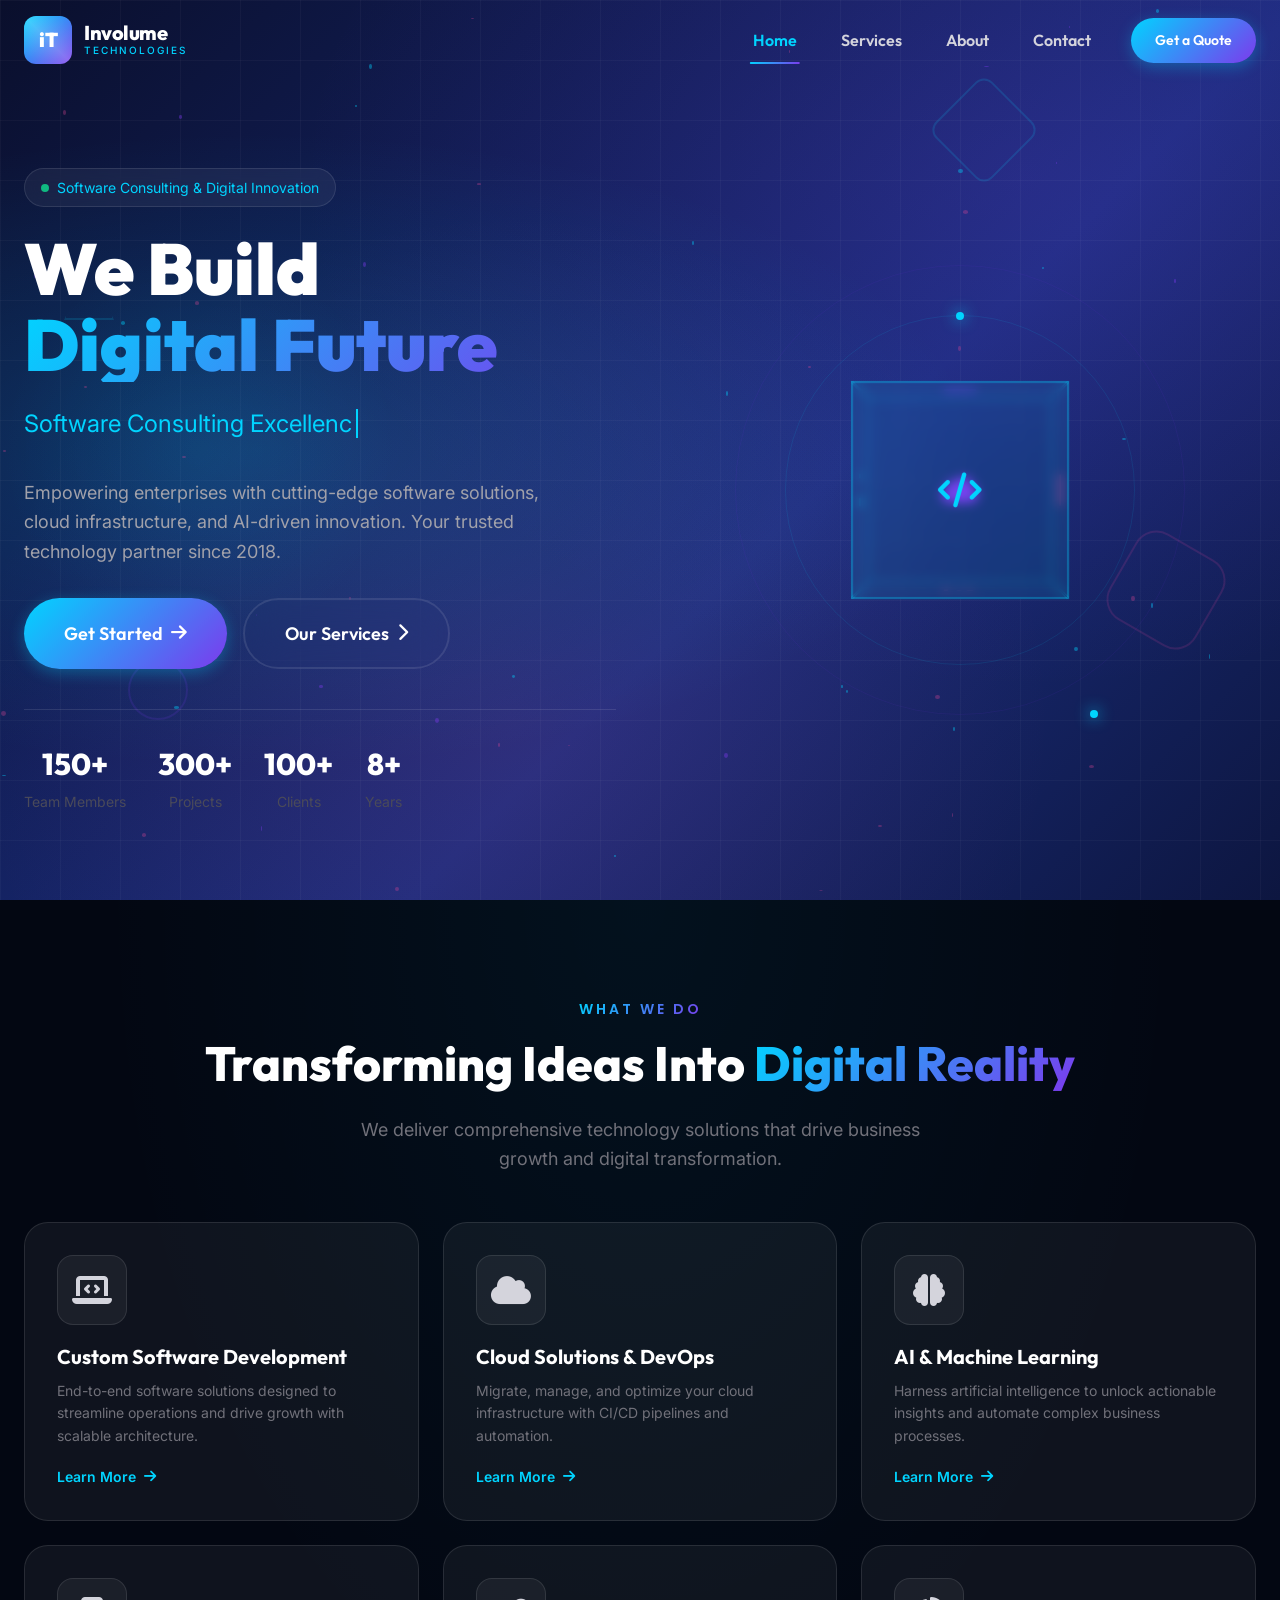
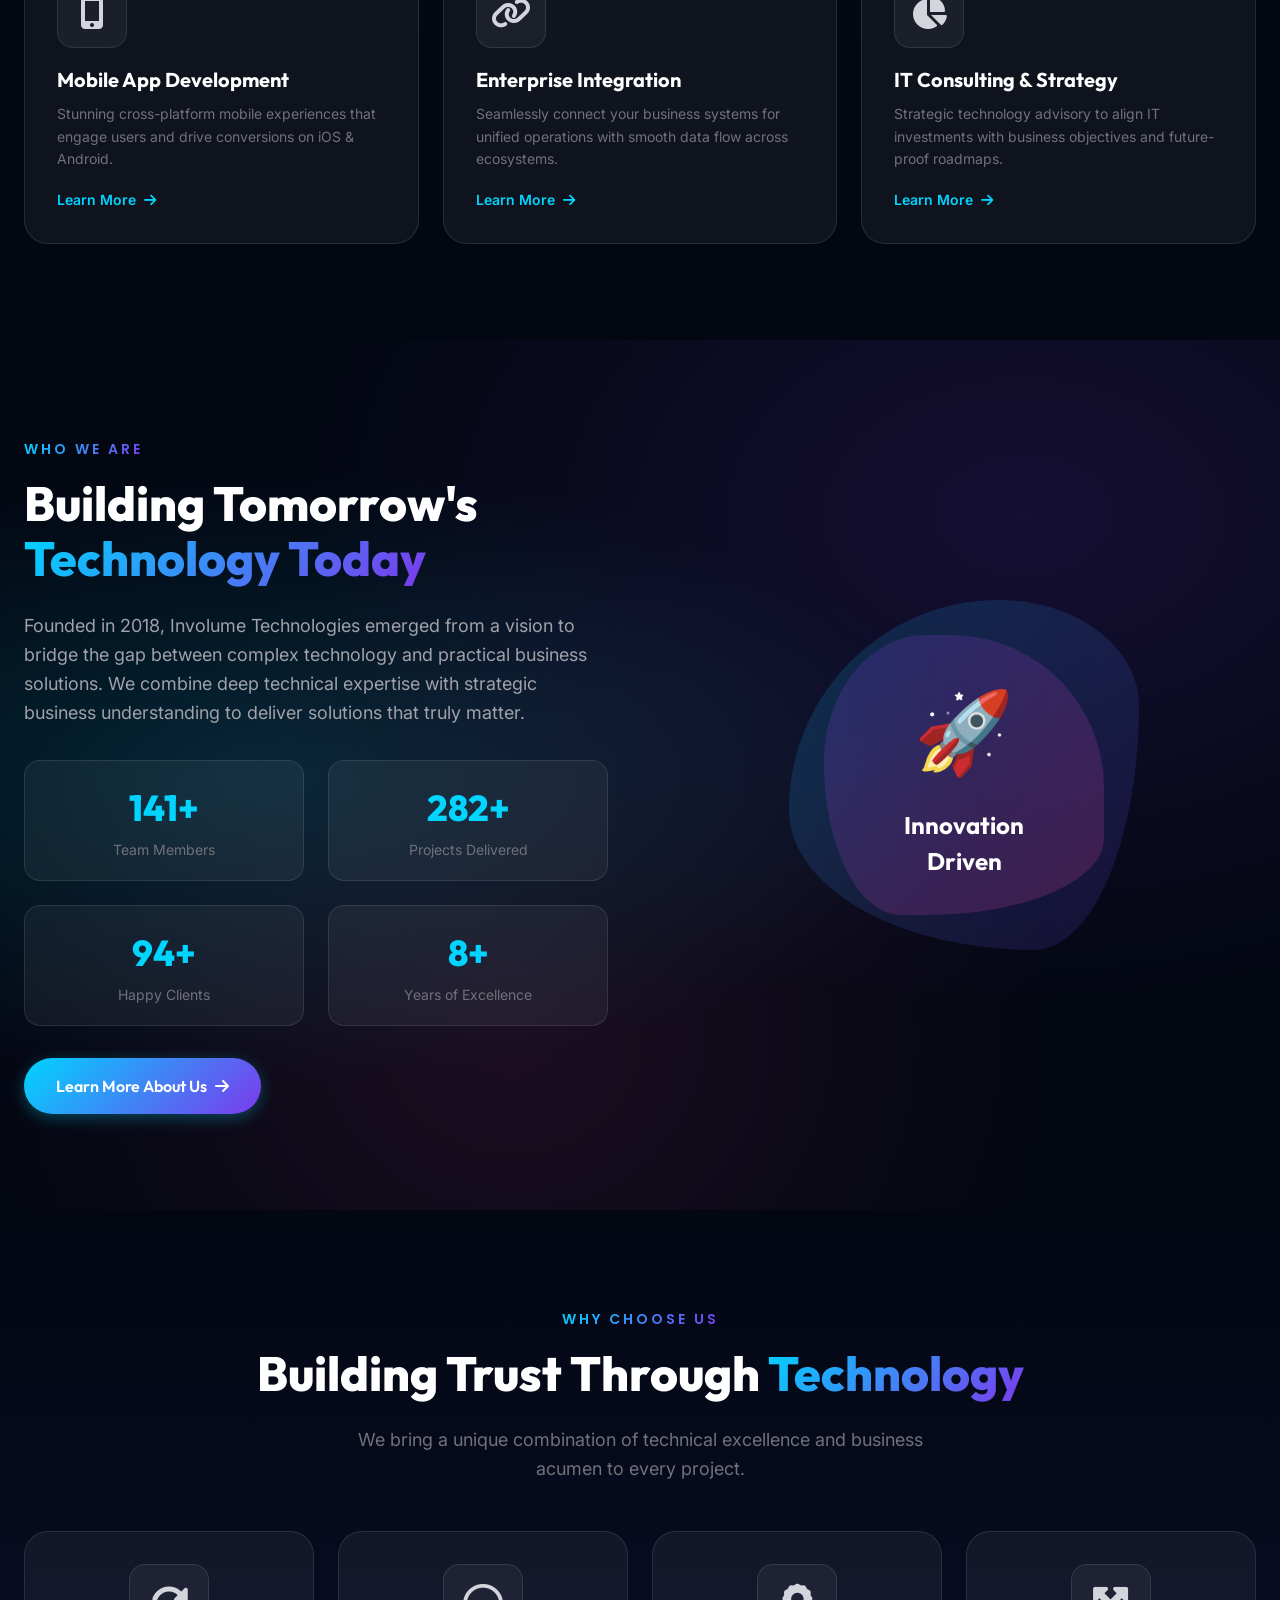
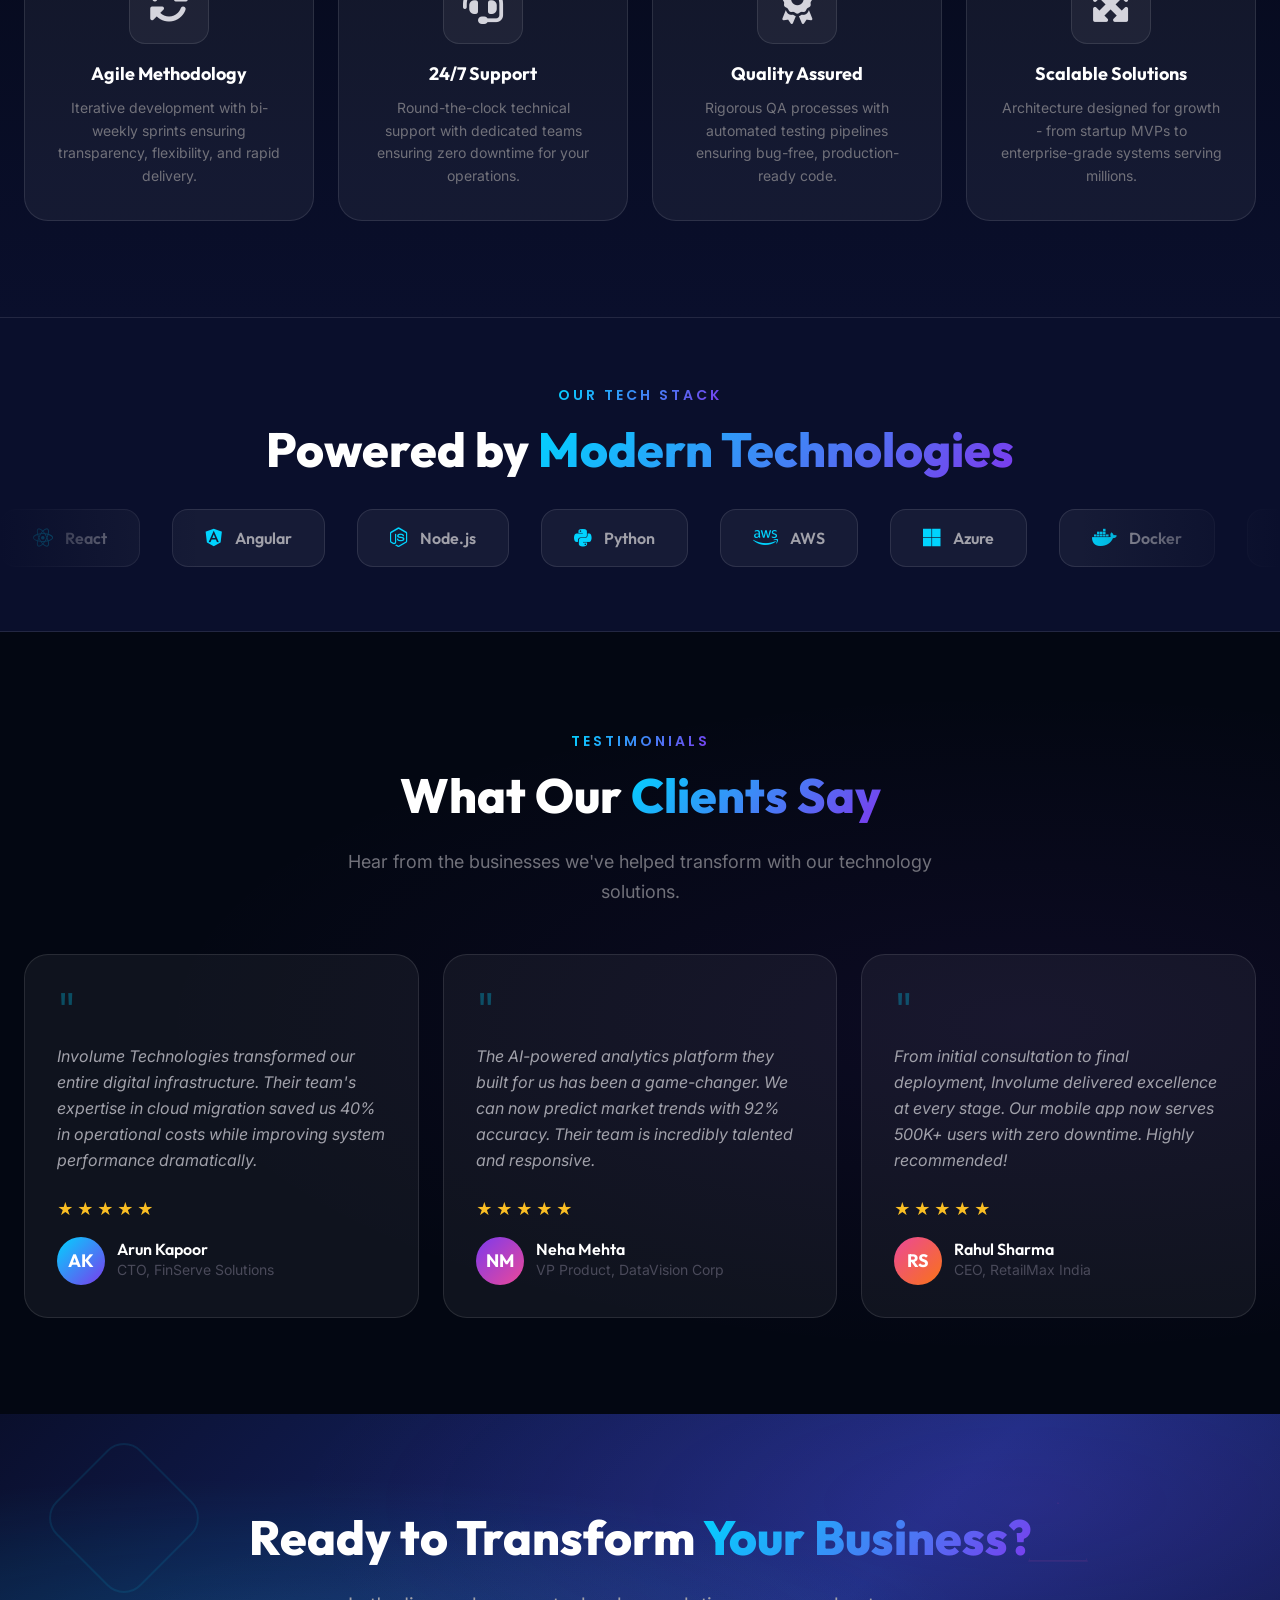
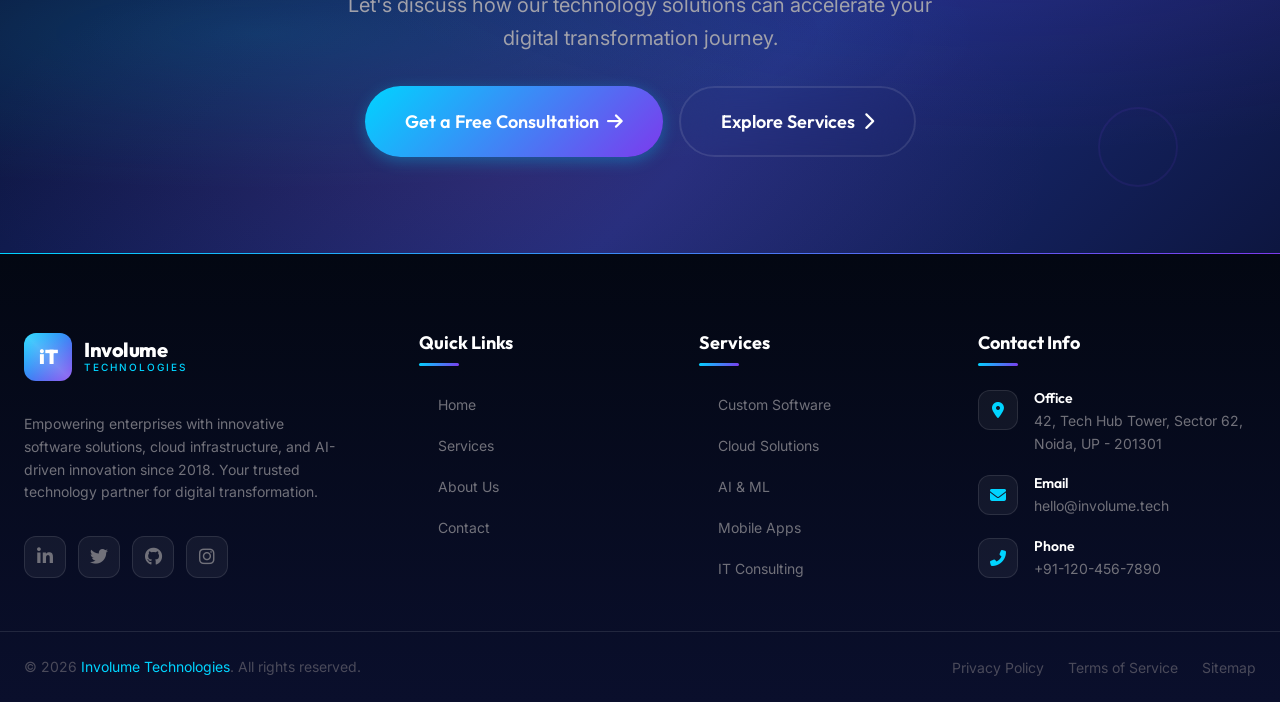
<file: index.html>
<!DOCTYPE html>
<html lang="en">
<head>
    <meta charset="UTF-8">
    <meta name="viewport" content="width=device-width, initial-scale=1.0">
    <title>Involume Technologies | Software Consulting & Digital Innovation</title>
    <meta name="description" content="Involume Technologies delivers cutting-edge software consulting, cloud solutions, AI/ML services, and digital transformation strategies for enterprises worldwide.">
    <meta name="keywords" content="software consulting, digital transformation, cloud solutions, AI, machine learning, web development, mobile apps">
    <meta property="og:title" content="Involume Technologies | Software Consulting & Digital Innovation">
    <meta property="og:description" content="Transforming businesses with innovative technology solutions since 2018.">
    <meta property="og:type" content="website">
    <link rel="stylesheet" href="base.css">
    <link rel="stylesheet" href="navbar.css">
    <link rel="stylesheet" href="footer.css">
    <link rel="stylesheet" href="home.css">
    <link rel="stylesheet" href="https://cdnjs.cloudflare.com/ajax/libs/font-awesome/6.5.1/css/all.min.css">
</head>
<body>

    <!-- Scroll Progress -->
    <div class="scroll-progress" id="scroll-progress"></div>

    <!-- Navigation -->
    <nav class="navbar" id="navbar">
        <div class="container flex-between">
            <a href="index.html" class="logo">
                <div class="logo-icon">iT</div>
                <div class="logo-text">
                    <span class="logo-name">Involume</span>
                    <span class="logo-tagline">Technologies</span>
                </div>
            </a>
            <ul class="nav-menu" id="nav-menu">
                <li class="nav-item"><a href="index.html" class="nav-link active">Home</a></li>
                <li class="nav-item"><a href="services.html" class="nav-link">Services</a></li>
                <li class="nav-item"><a href="about.html" class="nav-link">About</a></li>
                <li class="nav-item"><a href="contact.html" class="nav-link">Contact</a></li>
                <li class="nav-cta"><a href="contact.html" class="btn btn-primary btn-sm">Get a Quote</a></li>
            </ul>
            <div class="nav-toggle" id="nav-toggle">
                <span></span><span></span><span></span>
            </div>
        </div>
    </nav>

    <!-- ========== HERO SECTION ========== -->
    <section class="hero" id="hero">
        <div class="hero-bg-grid"></div>
        <div id="hero-particles"></div>

        <!-- Floating Shapes -->
        <div class="hero-shape shape-1"></div>
        <div class="hero-shape shape-2"></div>
        <div class="hero-shape shape-3"></div>
        <div class="hero-shape shape-4"></div>

        <div class="container">
            <div class="hero-content">
                <div class="hero-text">
                    <div class="hero-badge">
                        <span class="hero-badge-dot"></span>
                        Software Consulting & Digital Innovation
                    </div>
                    <h1 class="hero-title">
                        <span class="hero-title-line">We Build</span>
                        <span class="hero-title-line text-gradient">Digital Future</span>
                    </h1>
                    <div class="hero-typing-wrapper">
                        <span id="hero-typing"></span>
                    </div>
                    <p class="hero-desc">
                        Empowering enterprises with cutting-edge software solutions, cloud infrastructure, and AI-driven innovation. Your trusted technology partner since 2018.
                    </p>
                    <div class="hero-buttons">
                        <a href="contact.html" class="btn btn-primary btn-lg">
                            Get Started <i class="fas fa-arrow-right btn-icon"></i>
                        </a>
                        <a href="services.html" class="btn btn-outline btn-lg">
                            Our Services <i class="fas fa-chevron-right btn-icon"></i>
                        </a>
                    </div>
                    <div class="hero-stats">
                        <div class="hero-stat-item">
                            <div class="hero-stat-value">150+</div>
                            <div class="hero-stat-label">Team Members</div>
                        </div>
                        <div class="hero-stat-item">
                            <div class="hero-stat-value">300+</div>
                            <div class="hero-stat-label">Projects</div>
                        </div>
                        <div class="hero-stat-item">
                            <div class="hero-stat-value">100+</div>
                            <div class="hero-stat-label">Clients</div>
                        </div>
                        <div class="hero-stat-item">
                            <div class="hero-stat-value">8+</div>
                            <div class="hero-stat-label">Years</div>
                        </div>
                    </div>
                </div>

                <!-- 3D Scene -->
                <div class="hero-3d-container" id="hero-3d-scene">
                    <div class="hero-3d-scene">
                        <!-- Orbiting Rings -->
                        <div class="orbit-ring orbit-ring-1">
                            <div class="orbit-dot"></div>
                        </div>
                        <div class="orbit-ring orbit-ring-2">
                            <div class="orbit-dot"></div>
                        </div>

                        <!-- 3D Cube -->
                        <div class="cube-3d">
                            <div class="cube-face cube-face-front"><i class="fas fa-code" style="font-size:2rem;color:var(--accent-cyan)"></i></div>
                            <div class="cube-face cube-face-back"><i class="fas fa-cloud" style="font-size:2rem;color:var(--accent-purple)"></i></div>
                            <div class="cube-face cube-face-right"><i class="fas fa-brain" style="font-size:2rem;color:var(--accent-magenta)"></i></div>
                            <div class="cube-face cube-face-left"><i class="fas fa-mobile-alt" style="font-size:2rem;color:var(--accent-cyan)"></i></div>
                            <div class="cube-face cube-face-top"><i class="fas fa-server" style="font-size:2rem;color:var(--accent-purple)"></i></div>
                            <div class="cube-face cube-face-bottom"><i class="fas fa-chart-line" style="font-size:2rem;color:var(--accent-magenta)"></i></div>
                        </div>
                    </div>
                </div>
            </div>
        </div>
    </section>

    <!-- ========== SERVICES SECTION ========== -->
    <section class="section services-section" id="services">
        <div class="container">
            <div class="text-center animate-on-scroll">
                <span class="section-subtitle">What We Do</span>
                <h2 class="section-title">Transforming Ideas Into <span class="text-gradient">Digital Reality</span></h2>
                <p class="section-desc">We deliver comprehensive technology solutions that drive business growth and digital transformation.</p>
            </div>

            <div class="services-grid">
                <a href="services.html" class="service-card tilt-card animate-on-scroll animate-delay-1" id="svc-software">
                    <div class="service-icon"><i class="fas fa-laptop-code"></i></div>
                    <h3>Custom Software Development</h3>
                    <p>End-to-end software solutions designed to streamline operations and drive growth with scalable architecture.</p>
                    <span class="service-link">Learn More <i class="fas fa-arrow-right"></i></span>
                </a>

                <a href="services.html" class="service-card tilt-card animate-on-scroll animate-delay-2" id="svc-cloud">
                    <div class="service-icon"><i class="fas fa-cloud"></i></div>
                    <h3>Cloud Solutions & DevOps</h3>
                    <p>Migrate, manage, and optimize your cloud infrastructure with CI/CD pipelines and automation.</p>
                    <span class="service-link">Learn More <i class="fas fa-arrow-right"></i></span>
                </a>

                <a href="services.html" class="service-card tilt-card animate-on-scroll animate-delay-3" id="svc-ai">
                    <div class="service-icon"><i class="fas fa-brain"></i></div>
                    <h3>AI & Machine Learning</h3>
                    <p>Harness artificial intelligence to unlock actionable insights and automate complex business processes.</p>
                    <span class="service-link">Learn More <i class="fas fa-arrow-right"></i></span>
                </a>

                <a href="services.html" class="service-card tilt-card animate-on-scroll animate-delay-4" id="svc-mobile">
                    <div class="service-icon"><i class="fas fa-mobile-alt"></i></div>
                    <h3>Mobile App Development</h3>
                    <p>Stunning cross-platform mobile experiences that engage users and drive conversions on iOS & Android.</p>
                    <span class="service-link">Learn More <i class="fas fa-arrow-right"></i></span>
                </a>

                <a href="services.html" class="service-card tilt-card animate-on-scroll animate-delay-5" id="svc-integration">
                    <div class="service-icon"><i class="fas fa-link"></i></div>
                    <h3>Enterprise Integration</h3>
                    <p>Seamlessly connect your business systems for unified operations with smooth data flow across ecosystems.</p>
                    <span class="service-link">Learn More <i class="fas fa-arrow-right"></i></span>
                </a>

                <a href="services.html" class="service-card tilt-card animate-on-scroll animate-delay-6" id="svc-consulting">
                    <div class="service-icon"><i class="fas fa-chart-pie"></i></div>
                    <h3>IT Consulting & Strategy</h3>
                    <p>Strategic technology advisory to align IT investments with business objectives and future-proof roadmaps.</p>
                    <span class="service-link">Learn More <i class="fas fa-arrow-right"></i></span>
                </a>
            </div>
        </div>
    </section>

    <!-- ========== ABOUT PREVIEW ========== -->
    <section class="section about-preview" id="about-preview">
        <div class="container">
            <div class="about-grid">
                <div class="about-text animate-on-scroll">
                    <span class="section-subtitle">Who We Are</span>
                    <h2 class="section-title">Building Tomorrow's <span class="text-gradient">Technology Today</span></h2>
                    <p>Founded in 2018, Involume Technologies emerged from a vision to bridge the gap between complex technology and practical business solutions. We combine deep technical expertise with strategic business understanding to deliver solutions that truly matter.</p>

                    <div class="about-stats">
                        <div class="about-stat">
                            <span class="counter-value" data-target="150" data-suffix="+">0</span>
                            <span>Team Members</span>
                        </div>
                        <div class="about-stat">
                            <span class="counter-value" data-target="300" data-suffix="+">0</span>
                            <span>Projects Delivered</span>
                        </div>
                        <div class="about-stat">
                            <span class="counter-value" data-target="100" data-suffix="+">0</span>
                            <span>Happy Clients</span>
                        </div>
                        <div class="about-stat">
                            <span class="counter-value" data-target="8" data-suffix="+">0</span>
                            <span>Years of Excellence</span>
                        </div>
                    </div>

                    <a href="about.html" class="btn btn-primary">
                        Learn More About Us <i class="fas fa-arrow-right btn-icon"></i>
                    </a>
                </div>

                <div class="about-visual animate-on-scroll animate-delay-3">
                    <div class="morph-blob"></div>
                    <div class="morph-blob-inner"></div>
                    <div class="about-visual-content">
                        <div class="about-visual-icon">🚀</div>
                        <div class="about-visual-text">Innovation<br>Driven</div>
                    </div>
                </div>
            </div>
        </div>
    </section>

    <!-- ========== WHY CHOOSE US ========== -->
    <section class="section why-section" id="why-us">
        <div class="container">
            <div class="text-center animate-on-scroll">
                <span class="section-subtitle">Why Choose Us</span>
                <h2 class="section-title">Building Trust Through <span class="text-gradient">Technology</span></h2>
                <p class="section-desc">We bring a unique combination of technical excellence and business acumen to every project.</p>
            </div>

            <div class="why-grid">
                <div class="why-card tilt-card animate-on-scroll animate-delay-1" id="why-agile">
                    <div class="why-icon"><i class="fas fa-sync-alt"></i></div>
                    <h3>Agile Methodology</h3>
                    <p>Iterative development with bi-weekly sprints ensuring transparency, flexibility, and rapid delivery.</p>
                </div>

                <div class="why-card tilt-card animate-on-scroll animate-delay-2" id="why-support">
                    <div class="why-icon"><i class="fas fa-headset"></i></div>
                    <h3>24/7 Support</h3>
                    <p>Round-the-clock technical support with dedicated teams ensuring zero downtime for your operations.</p>
                </div>

                <div class="why-card tilt-card animate-on-scroll animate-delay-3" id="why-quality">
                    <div class="why-icon"><i class="fas fa-award"></i></div>
                    <h3>Quality Assured</h3>
                    <p>Rigorous QA processes with automated testing pipelines ensuring bug-free, production-ready code.</p>
                </div>

                <div class="why-card tilt-card animate-on-scroll animate-delay-4" id="why-scale">
                    <div class="why-icon"><i class="fas fa-expand-arrows-alt"></i></div>
                    <h3>Scalable Solutions</h3>
                    <p>Architecture designed for growth - from startup MVPs to enterprise-grade systems serving millions.</p>
                </div>
            </div>
        </div>
    </section>

    <!-- ========== TECH STACK MARQUEE ========== -->
    <section class="tech-marquee-section" id="tech-stack">
        <div class="container">
            <div class="text-center animate-on-scroll" style="margin-bottom:var(--space-8)">
                <span class="section-subtitle">Our Tech Stack</span>
                <h2 class="section-title">Powered by <span class="text-gradient">Modern Technologies</span></h2>
            </div>
        </div>
        <div class="marquee-wrapper">
            <div class="marquee-track">
                <div class="marquee-item"><i class="fab fa-react"></i> React</div>
                <div class="marquee-item"><i class="fab fa-angular"></i> Angular</div>
                <div class="marquee-item"><i class="fab fa-node-js"></i> Node.js</div>
                <div class="marquee-item"><i class="fab fa-python"></i> Python</div>
                <div class="marquee-item"><i class="fab fa-aws"></i> AWS</div>
                <div class="marquee-item"><i class="fab fa-microsoft"></i> Azure</div>
                <div class="marquee-item"><i class="fab fa-docker"></i> Docker</div>
                <div class="marquee-item"><i class="fas fa-dharmachakra"></i> Kubernetes</div>
                <div class="marquee-item"><i class="fas fa-brain"></i> TensorFlow</div>
                <div class="marquee-item"><i class="fab fa-flutter"></i> Flutter</div>
                <div class="marquee-item"><i class="fab fa-microsoft"></i> .NET</div>
                <div class="marquee-item"><i class="fas fa-database"></i> PostgreSQL</div>
                <!-- Duplicate for seamless loop -->
                <div class="marquee-item"><i class="fab fa-react"></i> React</div>
                <div class="marquee-item"><i class="fab fa-angular"></i> Angular</div>
                <div class="marquee-item"><i class="fab fa-node-js"></i> Node.js</div>
                <div class="marquee-item"><i class="fab fa-python"></i> Python</div>
                <div class="marquee-item"><i class="fab fa-aws"></i> AWS</div>
                <div class="marquee-item"><i class="fab fa-microsoft"></i> Azure</div>
                <div class="marquee-item"><i class="fab fa-docker"></i> Docker</div>
                <div class="marquee-item"><i class="fas fa-dharmachakra"></i> Kubernetes</div>
                <div class="marquee-item"><i class="fas fa-brain"></i> TensorFlow</div>
                <div class="marquee-item"><i class="fab fa-flutter"></i> Flutter</div>
                <div class="marquee-item"><i class="fab fa-microsoft"></i> .NET</div>
                <div class="marquee-item"><i class="fas fa-database"></i> PostgreSQL</div>
            </div>
        </div>
    </section>

    <!-- ========== TESTIMONIALS ========== -->
    <section class="section testimonials-section" id="testimonials">
        <div class="container">
            <div class="text-center animate-on-scroll">
                <span class="section-subtitle">Testimonials</span>
                <h2 class="section-title">What Our <span class="text-gradient">Clients Say</span></h2>
                <p class="section-desc">Hear from the businesses we've helped transform with our technology solutions.</p>
            </div>

            <div class="testimonials-grid">
                <div class="testimonial-card tilt-card animate-on-scroll animate-delay-1" id="testimonial-1">
                    <div class="testimonial-quote">"</div>
                    <p class="testimonial-text">Involume Technologies transformed our entire digital infrastructure. Their team's expertise in cloud migration saved us 40% in operational costs while improving system performance dramatically.</p>
                    <div class="testimonial-stars">★★★★★</div>
                    <div class="testimonial-author">
                        <div class="testimonial-avatar" style="background:linear-gradient(135deg, #00d4ff, #7c3aed)">AK</div>
                        <div class="testimonial-info">
                            <h4>Arun Kapoor</h4>
                            <p>CTO, FinServe Solutions</p>
                        </div>
                    </div>
                </div>

                <div class="testimonial-card tilt-card animate-on-scroll animate-delay-2" id="testimonial-2">
                    <div class="testimonial-quote">"</div>
                    <p class="testimonial-text">The AI-powered analytics platform they built for us has been a game-changer. We can now predict market trends with 92% accuracy. Their team is incredibly talented and responsive.</p>
                    <div class="testimonial-stars">★★★★★</div>
                    <div class="testimonial-author">
                        <div class="testimonial-avatar" style="background:linear-gradient(135deg, #7c3aed, #ec4899)">NM</div>
                        <div class="testimonial-info">
                            <h4>Neha Mehta</h4>
                            <p>VP Product, DataVision Corp</p>
                        </div>
                    </div>
                </div>

                <div class="testimonial-card tilt-card animate-on-scroll animate-delay-3" id="testimonial-3">
                    <div class="testimonial-quote">"</div>
                    <p class="testimonial-text">From initial consultation to final deployment, Involume delivered excellence at every stage. Our mobile app now serves 500K+ users with zero downtime. Highly recommended!</p>
                    <div class="testimonial-stars">★★★★★</div>
                    <div class="testimonial-author">
                        <div class="testimonial-avatar" style="background:linear-gradient(135deg, #ec4899, #f97316)">RS</div>
                        <div class="testimonial-info">
                            <h4>Rahul Sharma</h4>
                            <p>CEO, RetailMax India</p>
                        </div>
                    </div>
                </div>
            </div>
        </div>
    </section>

    <!-- ========== CTA SECTION ========== -->
    <section class="section cta-section" id="cta">
        <div class="cta-float-shape cta-shape-1"></div>
        <div class="cta-float-shape cta-shape-2"></div>
        <div class="cta-float-shape cta-shape-3"></div>

        <div class="container">
            <div class="cta-content animate-on-scroll">
                <h2>Ready to Transform <span class="text-gradient">Your Business?</span></h2>
                <p>Let's discuss how our technology solutions can accelerate your digital transformation journey.</p>
                <div class="cta-buttons">
                    <a href="contact.html" class="btn btn-primary btn-lg">
                        Get a Free Consultation <i class="fas fa-arrow-right btn-icon"></i>
                    </a>
                    <a href="services.html" class="btn btn-outline btn-lg">
                        Explore Services <i class="fas fa-chevron-right btn-icon"></i>
                    </a>
                </div>
            </div>
        </div>
    </section>

    <!-- ========== FOOTER ========== -->
    <footer class="footer" id="footer">
        <div class="footer-top">
            <div class="container">
                <div class="footer-grid">
                    <div class="footer-about">
                        <a href="index.html" class="logo">
                            <div class="logo-icon">iT</div>
                            <div class="logo-text">
                                <span class="logo-name">Involume</span>
                                <span class="logo-tagline">Technologies</span>
                            </div>
                        </a>
                        <p>Empowering enterprises with innovative software solutions, cloud infrastructure, and AI-driven innovation since 2018. Your trusted technology partner for digital transformation.</p>
                        <div class="footer-social">
                            <a href="#" class="footer-social-link" aria-label="LinkedIn"><i class="fab fa-linkedin-in"></i></a>
                            <a href="#" class="footer-social-link" aria-label="Twitter"><i class="fab fa-twitter"></i></a>
                            <a href="#" class="footer-social-link" aria-label="GitHub"><i class="fab fa-github"></i></a>
                            <a href="#" class="footer-social-link" aria-label="Instagram"><i class="fab fa-instagram"></i></a>
                        </div>
                    </div>

                    <div class="footer-col">
                        <h4>Quick Links</h4>
                        <div class="footer-links">
                            <a href="index.html" class="footer-link">Home</a>
                            <a href="services.html" class="footer-link">Services</a>
                            <a href="about.html" class="footer-link">About Us</a>
                            <a href="contact.html" class="footer-link">Contact</a>
                        </div>
                    </div>

                    <div class="footer-col">
                        <h4>Services</h4>
                        <div class="footer-links">
                            <a href="services.html" class="footer-link">Custom Software</a>
                            <a href="services.html" class="footer-link">Cloud Solutions</a>
                            <a href="services.html" class="footer-link">AI & ML</a>
                            <a href="services.html" class="footer-link">Mobile Apps</a>
                            <a href="services.html" class="footer-link">IT Consulting</a>
                        </div>
                    </div>

                    <div class="footer-col">
                        <h4>Contact Info</h4>
                        <div class="footer-contact">
                            <div class="footer-contact-item">
                                <div class="footer-contact-icon"><i class="fas fa-map-marker-alt"></i></div>
                                <div class="footer-contact-text">
                                    <h5>Office</h5>
                                    <p>42, Tech Hub Tower, Sector 62, Noida, UP - 201301</p>
                                </div>
                            </div>
                            <div class="footer-contact-item">
                                <div class="footer-contact-icon"><i class="fas fa-envelope"></i></div>
                                <div class="footer-contact-text">
                                    <h5>Email</h5>
                                    <p>hello@involume.tech</p>
                                </div>
                            </div>
                            <div class="footer-contact-item">
                                <div class="footer-contact-icon"><i class="fas fa-phone-alt"></i></div>
                                <div class="footer-contact-text">
                                    <h5>Phone</h5>
                                    <p>+91-120-456-7890</p>
                                </div>
                            </div>
                        </div>
                    </div>
                </div>
            </div>
        </div>

        <div class="footer-bottom">
            <div class="container">
                <p class="footer-copyright">&copy; 2026 <a href="index.html">Involume Technologies</a>. All rights reserved.</p>
                <div class="footer-bottom-links">
                    <a href="#" class="footer-bottom-link">Privacy Policy</a>
                    <a href="#" class="footer-bottom-link">Terms of Service</a>
                    <a href="#" class="footer-bottom-link">Sitemap</a>
                </div>
            </div>
        </div>
    </footer>

    <!-- Back to Top -->
    <button class="back-to-top" id="back-to-top" aria-label="Back to top">
        <i class="fas fa-chevron-up"></i>
    </button>

    <!-- Scripts -->
    <script src="main.js"></script>
    <script>
        // Initialize homepage-specific features
        document.addEventListener('DOMContentLoaded', () => {
            initParticles('hero-particles', 60);
            initMouseGlow('hero');
            initTypingEffect('hero-typing', [
                'Software Consulting Excellence',
                'Digital Transformation Partners',
                'Enterprise Solutions Architects',
                'Cloud & AI Innovation Leaders'
            ]);
            init3DScene('hero-3d-scene');
        });
    </script>
</body>
</html>
</file>
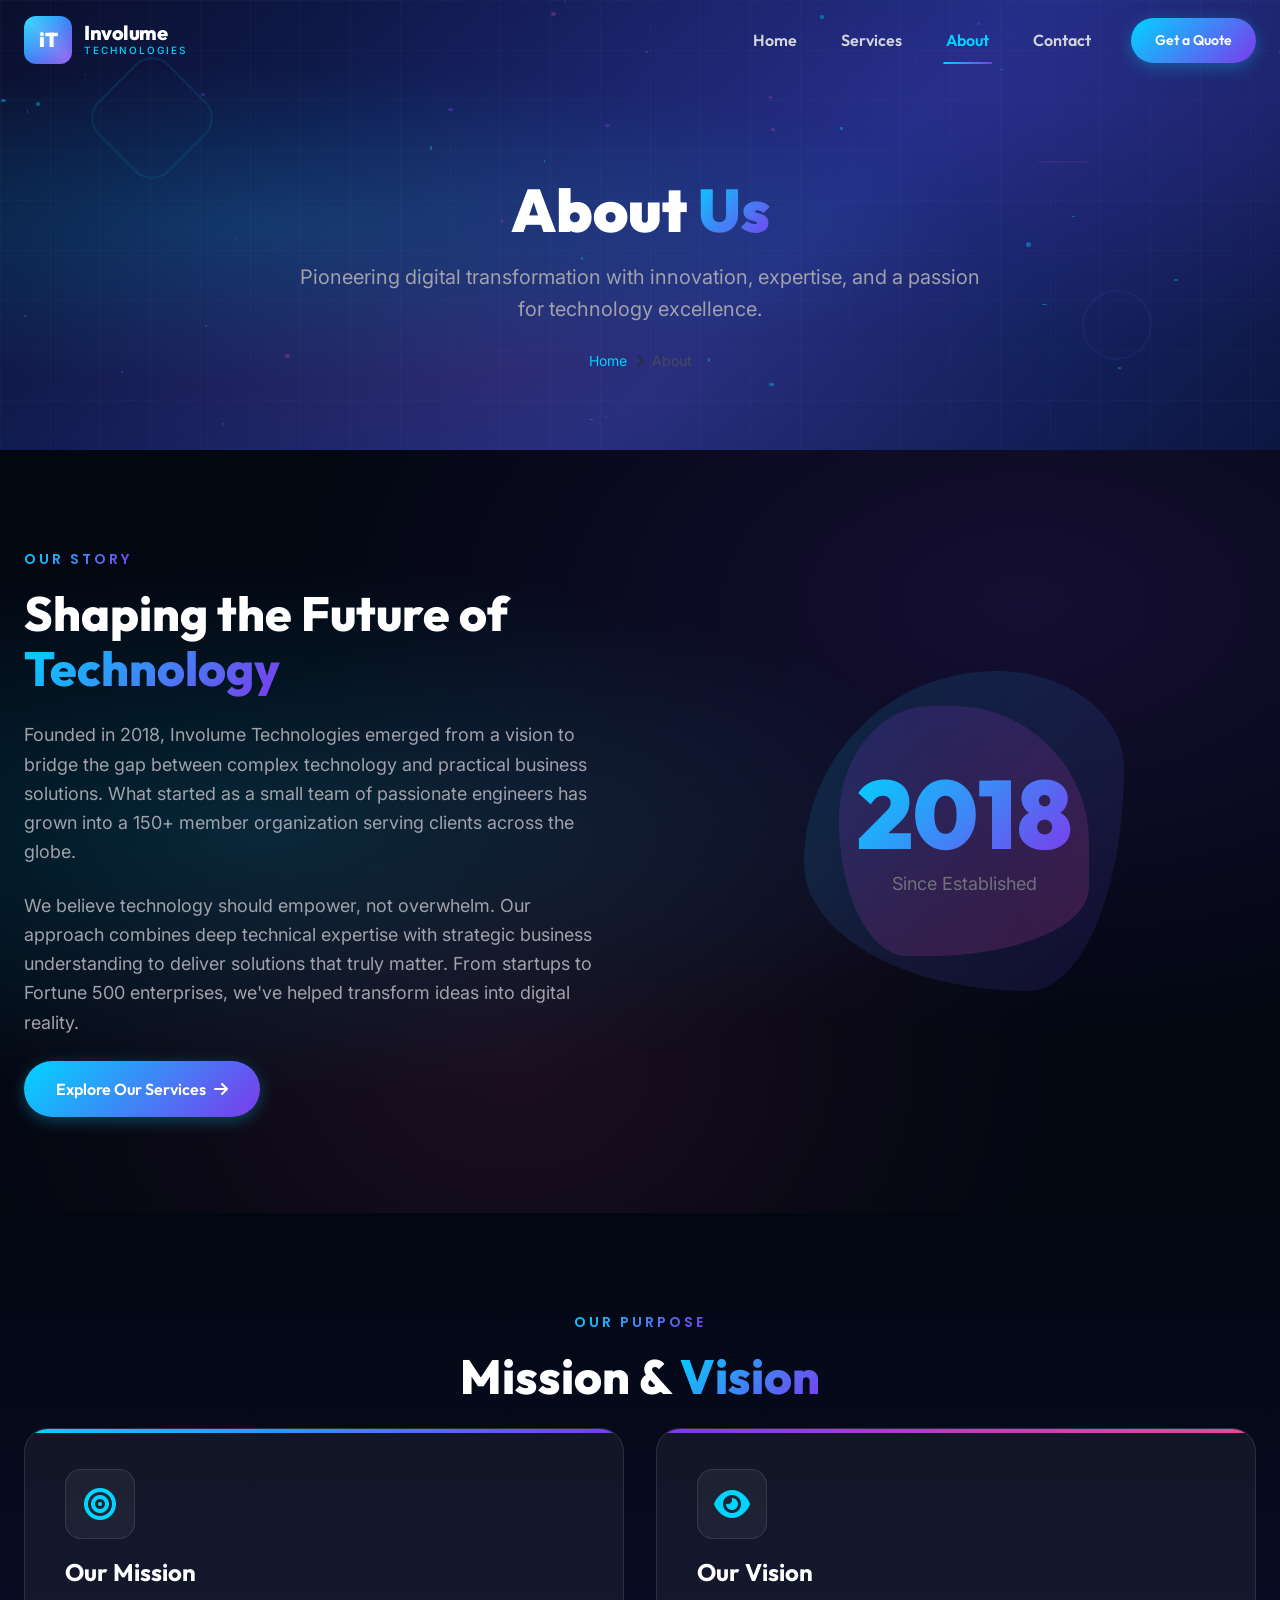
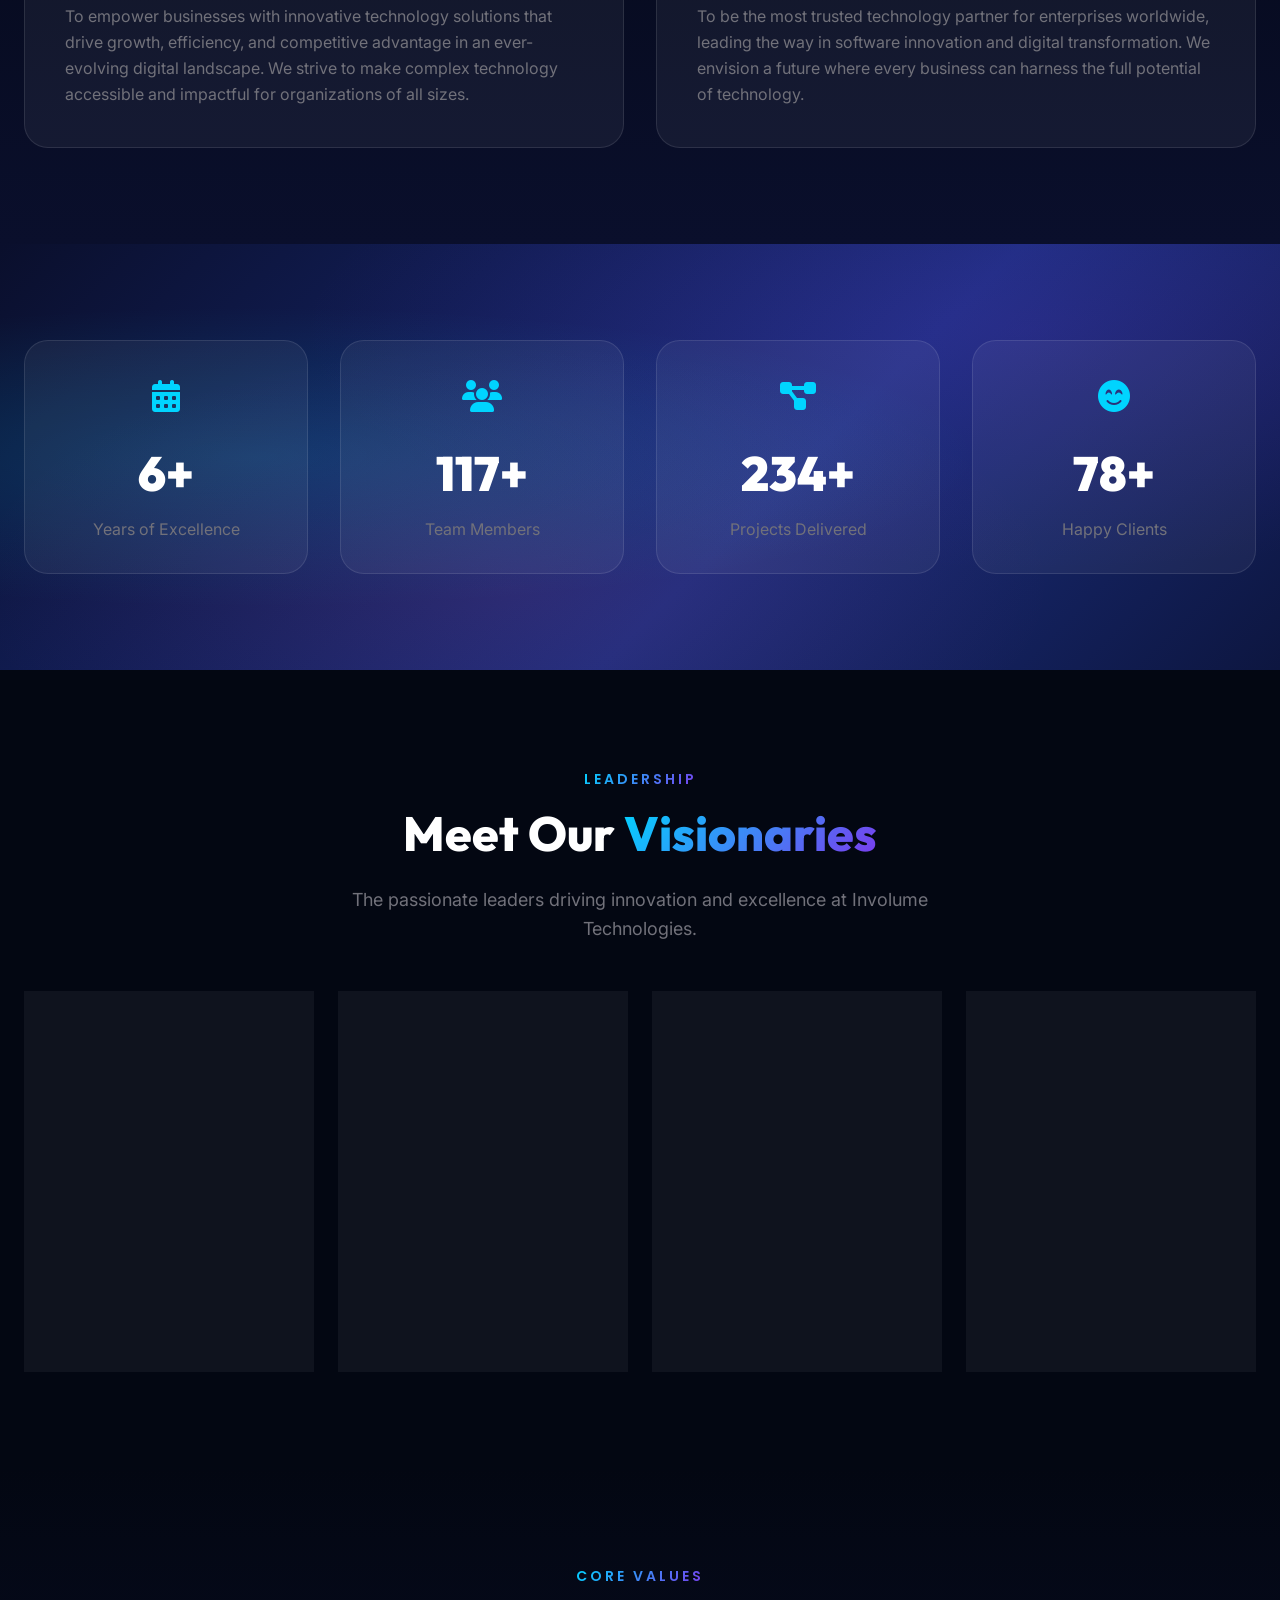
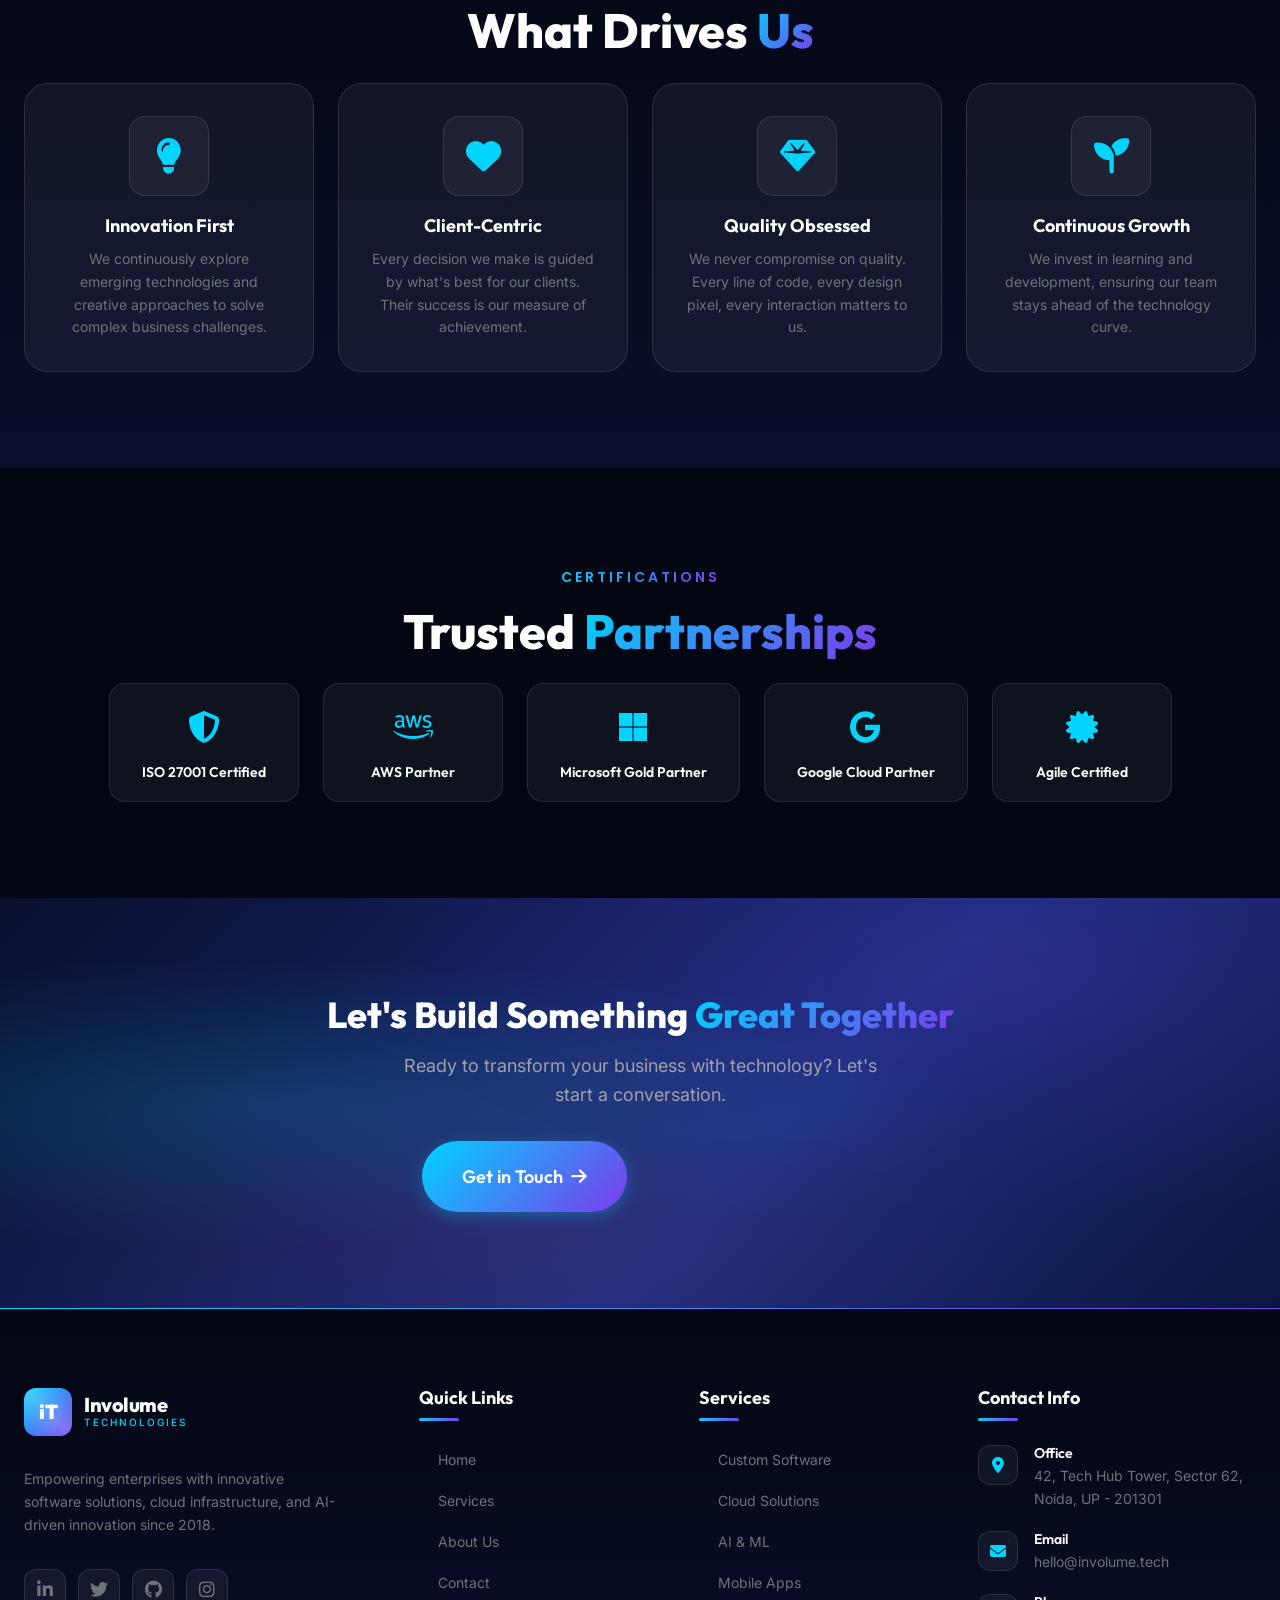
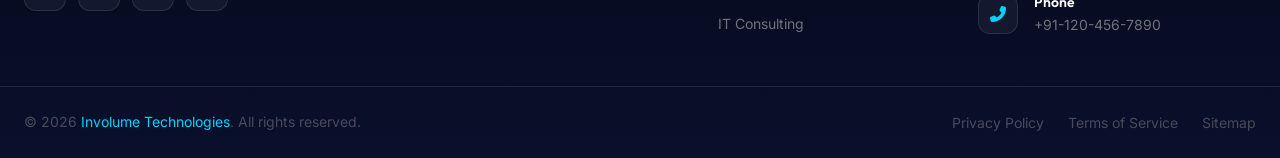
<file: about.html>
<!DOCTYPE html>
<html lang="en">
<head>
    <meta charset="UTF-8">
    <meta name="viewport" content="width=device-width, initial-scale=1.0">
    <title>About Us | Involume Technologies</title>
    <meta name="description" content="Learn about Involume Technologies - our story, mission, values, and the passionate team behind innovative software solutions since 2018.">
    <link rel="stylesheet" href="base.css">
    <link rel="stylesheet" href="navbar.css">
    <link rel="stylesheet" href="footer.css">
    <link rel="stylesheet" href="about.css">
    <link rel="stylesheet" href="https://cdnjs.cloudflare.com/ajax/libs/font-awesome/6.5.1/css/all.min.css">
</head>
<body>

    <div class="scroll-progress" id="scroll-progress"></div>

    <!-- Navigation -->
    <nav class="navbar" id="navbar">
        <div class="container flex-between">
            <a href="index.html" class="logo">
                <div class="logo-icon">iT</div>
                <div class="logo-text">
                    <span class="logo-name">Involume</span>
                    <span class="logo-tagline">Technologies</span>
                </div>
            </a>
            <ul class="nav-menu" id="nav-menu">
                <li class="nav-item"><a href="index.html" class="nav-link">Home</a></li>
                <li class="nav-item"><a href="services.html" class="nav-link">Services</a></li>
                <li class="nav-item"><a href="about.html" class="nav-link active">About</a></li>
                <li class="nav-item"><a href="contact.html" class="nav-link">Contact</a></li>
                <li class="nav-cta"><a href="contact.html" class="btn btn-primary btn-sm">Get a Quote</a></li>
            </ul>
            <div class="nav-toggle" id="nav-toggle"><span></span><span></span><span></span></div>
        </div>
    </nav>

    <!-- Page Hero -->
    <section class="page-hero">
        <div class="page-hero-grid"></div>
        <div id="page-hero-particles"></div>
        <div class="hero-float hf-1"></div>
        <div class="hero-float hf-2"></div>
        <div class="hero-float hf-3"></div>
        <div class="page-hero-content">
            <h1>About <span class="text-gradient">Us</span></h1>
            <p class="page-hero-desc">Pioneering digital transformation with innovation, expertise, and a passion for technology excellence.</p>
            <div class="breadcrumb">
                <a href="index.html">Home</a>
                <span class="breadcrumb-separator"><i class="fas fa-chevron-right"></i></span>
                <span>About</span>
            </div>
        </div>
    </section>

    <!-- Company Story -->
    <section class="section story-section" id="story">
        <div class="container">
            <div class="story-grid">
                <div class="story-text animate-on-scroll">
                    <span class="section-subtitle">Our Story</span>
                    <h2 class="section-title">Shaping the Future of <span class="text-gradient">Technology</span></h2>
                    <p>Founded in 2018, Involume Technologies emerged from a vision to bridge the gap between complex technology and practical business solutions. What started as a small team of passionate engineers has grown into a 150+ member organization serving clients across the globe.</p>
                    <p>We believe technology should empower, not overwhelm. Our approach combines deep technical expertise with strategic business understanding to deliver solutions that truly matter. From startups to Fortune 500 enterprises, we've helped transform ideas into digital reality.</p>
                    <a href="services.html" class="btn btn-primary">
                        Explore Our Services <i class="fas fa-arrow-right btn-icon"></i>
                    </a>
                </div>
                <div class="story-visual animate-on-scroll animate-delay-3">
                    <div class="story-morph"></div>
                    <div class="story-morph-inner"></div>
                    <div class="story-visual-content">
                        <div class="story-year">2018</div>
                        <div class="story-since">Since Established</div>
                    </div>
                </div>
            </div>
        </div>
    </section>

    <!-- Mission & Vision -->
    <section class="section mv-section" id="mission-vision">
        <div class="container">
            <div class="text-center animate-on-scroll">
                <span class="section-subtitle">Our Purpose</span>
                <h2 class="section-title">Mission & <span class="text-gradient">Vision</span></h2>
            </div>

            <div class="mv-grid">
                <div class="mv-card mission tilt-card animate-on-scroll animate-delay-1">
                    <div class="mv-icon"><i class="fas fa-bullseye"></i></div>
                    <h3>Our Mission</h3>
                    <p>To empower businesses with innovative technology solutions that drive growth, efficiency, and competitive advantage in an ever-evolving digital landscape. We strive to make complex technology accessible and impactful for organizations of all sizes.</p>
                </div>
                <div class="mv-card vision tilt-card animate-on-scroll animate-delay-2">
                    <div class="mv-icon"><i class="fas fa-eye"></i></div>
                    <h3>Our Vision</h3>
                    <p>To be the most trusted technology partner for enterprises worldwide, leading the way in software innovation and digital transformation. We envision a future where every business can harness the full potential of technology.</p>
                </div>
            </div>
        </div>
    </section>

    <!-- Stats -->
    <section class="section stats-section" id="stats">
        <div class="container">
            <div class="stats-grid">
                <div class="stat-item animate-on-scroll animate-delay-1">
                    <div class="stat-icon"><i class="fas fa-calendar-alt"></i></div>
                    <div class="stat-value counter-value" data-target="8" data-suffix="+">0</div>
                    <div class="stat-label">Years of Excellence</div>
                </div>
                <div class="stat-item animate-on-scroll animate-delay-2">
                    <div class="stat-icon"><i class="fas fa-users"></i></div>
                    <div class="stat-value counter-value" data-target="150" data-suffix="+">0</div>
                    <div class="stat-label">Team Members</div>
                </div>
                <div class="stat-item animate-on-scroll animate-delay-3">
                    <div class="stat-icon"><i class="fas fa-project-diagram"></i></div>
                    <div class="stat-value counter-value" data-target="300" data-suffix="+">0</div>
                    <div class="stat-label">Projects Delivered</div>
                </div>
                <div class="stat-item animate-on-scroll animate-delay-4">
                    <div class="stat-icon"><i class="fas fa-smile-beam"></i></div>
                    <div class="stat-value counter-value" data-target="100" data-suffix="+">0</div>
                    <div class="stat-label">Happy Clients</div>
                </div>
            </div>
        </div>
    </section>

    <!-- Team -->
    <section class="section team-section" id="team">
        <div class="container">
            <div class="text-center animate-on-scroll">
                <span class="section-subtitle">Leadership</span>
                <h2 class="section-title">Meet Our <span class="text-gradient">Visionaries</span></h2>
                <p class="section-desc">The passionate leaders driving innovation and excellence at Involume Technologies.</p>
            </div>

            <div class="team-grid">
                <div class="team-card animate-on-scroll animate-delay-1">
                    <div class="team-card-inner">
                        <div class="team-card-front">
                            <div class="team-avatar" style="background:linear-gradient(135deg, #00d4ff, #7c3aed)">RK</div>
                            <h3>Rajesh Kumar</h3>
                            <p>CEO & Founder</p>
                        </div>
                        <div class="team-card-back">
                            <h3>Rajesh Kumar</h3>
                            <p class="team-bio">Visionary leader with 20+ years in enterprise technology. Former VP at a leading IT consultancy, Rajesh founded Involume with a mission to democratize cutting-edge technology for businesses of all sizes.</p>
                            <div class="team-social">
                                <a href="#"><i class="fab fa-linkedin-in"></i></a>
                                <a href="#"><i class="fab fa-twitter"></i></a>
                            </div>
                        </div>
                    </div>
                </div>

                <div class="team-card animate-on-scroll animate-delay-2">
                    <div class="team-card-inner">
                        <div class="team-card-front">
                            <div class="team-avatar" style="background:linear-gradient(135deg, #7c3aed, #ec4899)">PS</div>
                            <h3>Priya Sharma</h3>
                            <p>CTO</p>
                        </div>
                        <div class="team-card-back">
                            <h3>Priya Sharma</h3>
                            <p class="team-bio">Architecture expert specializing in cloud-native solutions. With 15+ years of experience, Priya leads our technology strategy and ensures we stay at the forefront of innovation.</p>
                            <div class="team-social">
                                <a href="#"><i class="fab fa-linkedin-in"></i></a>
                                <a href="#"><i class="fab fa-github"></i></a>
                            </div>
                        </div>
                    </div>
                </div>

                <div class="team-card animate-on-scroll animate-delay-3">
                    <div class="team-card-inner">
                        <div class="team-card-front">
                            <div class="team-avatar" style="background:linear-gradient(135deg, #ec4899, #f97316)">AP</div>
                            <h3>Amit Patel</h3>
                            <p>VP Engineering</p>
                        </div>
                        <div class="team-card-back">
                            <h3>Amit Patel</h3>
                            <p class="team-bio">Full-stack guru with passion for scalable systems. Amit oversees all engineering operations, mentors our development team, and champions clean code practices and agile methodologies.</p>
                            <div class="team-social">
                                <a href="#"><i class="fab fa-linkedin-in"></i></a>
                                <a href="#"><i class="fab fa-github"></i></a>
                            </div>
                        </div>
                    </div>
                </div>

                <div class="team-card animate-on-scroll animate-delay-4">
                    <div class="team-card-inner">
                        <div class="team-card-front">
                            <div class="team-avatar" style="background:linear-gradient(135deg, #10b981, #00d4ff)">SR</div>
                            <h3>Sneha Reddy</h3>
                            <p>Head of AI/ML</p>
                        </div>
                        <div class="team-card-back">
                            <h3>Sneha Reddy</h3>
                            <p class="team-bio">PhD researcher turned industry innovator in artificial intelligence. Sneha leads our AI division, developing cutting-edge ML models and intelligent automation solutions for our clients.</p>
                            <div class="team-social">
                                <a href="#"><i class="fab fa-linkedin-in"></i></a>
                                <a href="#"><i class="fab fa-twitter"></i></a>
                            </div>
                        </div>
                    </div>
                </div>
            </div>
        </div>
    </section>

    <!-- Core Values -->
    <section class="section values-section" id="values">
        <div class="container">
            <div class="text-center animate-on-scroll">
                <span class="section-subtitle">Core Values</span>
                <h2 class="section-title">What Drives <span class="text-gradient">Us</span></h2>
            </div>

            <div class="values-grid">
                <div class="value-card tilt-card animate-on-scroll animate-delay-1">
                    <div class="value-icon"><i class="fas fa-lightbulb"></i></div>
                    <h3>Innovation First</h3>
                    <p>We continuously explore emerging technologies and creative approaches to solve complex business challenges.</p>
                </div>
                <div class="value-card tilt-card animate-on-scroll animate-delay-2">
                    <div class="value-icon"><i class="fas fa-heart"></i></div>
                    <h3>Client-Centric</h3>
                    <p>Every decision we make is guided by what's best for our clients. Their success is our measure of achievement.</p>
                </div>
                <div class="value-card tilt-card animate-on-scroll animate-delay-3">
                    <div class="value-icon"><i class="fas fa-gem"></i></div>
                    <h3>Quality Obsessed</h3>
                    <p>We never compromise on quality. Every line of code, every design pixel, every interaction matters to us.</p>
                </div>
                <div class="value-card tilt-card animate-on-scroll animate-delay-4">
                    <div class="value-icon"><i class="fas fa-seedling"></i></div>
                    <h3>Continuous Growth</h3>
                    <p>We invest in learning and development, ensuring our team stays ahead of the technology curve.</p>
                </div>
            </div>
        </div>
    </section>

    <!-- Certifications -->
    <section class="section certs-section" id="certifications">
        <div class="container">
            <div class="text-center animate-on-scroll">
                <span class="section-subtitle">Certifications</span>
                <h2 class="section-title">Trusted <span class="text-gradient">Partnerships</span></h2>
            </div>

            <div class="certs-grid animate-on-scroll animate-delay-2">
                <div class="cert-badge">
                    <div class="cert-badge-icon"><i class="fas fa-shield-alt"></i></div>
                    <h4>ISO 27001 Certified</h4>
                </div>
                <div class="cert-badge">
                    <div class="cert-badge-icon"><i class="fab fa-aws"></i></div>
                    <h4>AWS Partner</h4>
                </div>
                <div class="cert-badge">
                    <div class="cert-badge-icon"><i class="fab fa-microsoft"></i></div>
                    <h4>Microsoft Gold Partner</h4>
                </div>
                <div class="cert-badge">
                    <div class="cert-badge-icon"><i class="fab fa-google"></i></div>
                    <h4>Google Cloud Partner</h4>
                </div>
                <div class="cert-badge">
                    <div class="cert-badge-icon"><i class="fas fa-certificate"></i></div>
                    <h4>Agile Certified</h4>
                </div>
            </div>
        </div>
    </section>

    <!-- CTA -->
    <section class="section about-cta">
        <div class="container">
            <div class="about-cta-content animate-on-scroll">
                <h2>Let's Build Something <span class="text-gradient">Great Together</span></h2>
                <p>Ready to transform your business with technology? Let's start a conversation.</p>
                <div class="about-cta-buttons">
                    <a href="contact.html" class="btn btn-primary btn-lg">Get in Touch <i class="fas fa-arrow-right btn-icon"></i></a>
                    <a href="services.html" class="btn btn-outline btn-lg">View Services <i class="fas fa-chevron-right btn-icon"></i></a>
                </div>
            </div>
        </div>
    </section>

    <!-- Footer -->
    <footer class="footer">
        <div class="footer-top">
            <div class="container">
                <div class="footer-grid">
                    <div class="footer-about">
                        <a href="index.html" class="logo">
                            <div class="logo-icon">iT</div>
                            <div class="logo-text">
                                <span class="logo-name">Involume</span>
                                <span class="logo-tagline">Technologies</span>
                            </div>
                        </a>
                        <p>Empowering enterprises with innovative software solutions, cloud infrastructure, and AI-driven innovation since 2018.</p>
                        <div class="footer-social">
                            <a href="#" class="footer-social-link"><i class="fab fa-linkedin-in"></i></a>
                            <a href="#" class="footer-social-link"><i class="fab fa-twitter"></i></a>
                            <a href="#" class="footer-social-link"><i class="fab fa-github"></i></a>
                            <a href="#" class="footer-social-link"><i class="fab fa-instagram"></i></a>
                        </div>
                    </div>
                    <div class="footer-col">
                        <h4>Quick Links</h4>
                        <div class="footer-links">
                            <a href="index.html" class="footer-link">Home</a>
                            <a href="services.html" class="footer-link">Services</a>
                            <a href="about.html" class="footer-link">About Us</a>
                            <a href="contact.html" class="footer-link">Contact</a>
                        </div>
                    </div>
                    <div class="footer-col">
                        <h4>Services</h4>
                        <div class="footer-links">
                            <a href="services.html" class="footer-link">Custom Software</a>
                            <a href="services.html" class="footer-link">Cloud Solutions</a>
                            <a href="services.html" class="footer-link">AI & ML</a>
                            <a href="services.html" class="footer-link">Mobile Apps</a>
                            <a href="services.html" class="footer-link">IT Consulting</a>
                        </div>
                    </div>
                    <div class="footer-col">
                        <h4>Contact Info</h4>
                        <div class="footer-contact">
                            <div class="footer-contact-item">
                                <div class="footer-contact-icon"><i class="fas fa-map-marker-alt"></i></div>
                                <div class="footer-contact-text"><h5>Office</h5><p>42, Tech Hub Tower, Sector 62, Noida, UP - 201301</p></div>
                            </div>
                            <div class="footer-contact-item">
                                <div class="footer-contact-icon"><i class="fas fa-envelope"></i></div>
                                <div class="footer-contact-text"><h5>Email</h5><p>hello@involume.tech</p></div>
                            </div>
                            <div class="footer-contact-item">
                                <div class="footer-contact-icon"><i class="fas fa-phone-alt"></i></div>
                                <div class="footer-contact-text"><h5>Phone</h5><p>+91-120-456-7890</p></div>
                            </div>
                        </div>
                    </div>
                </div>
            </div>
        </div>
        <div class="footer-bottom">
            <div class="container">
                <p class="footer-copyright">&copy; 2026 <a href="index.html">Involume Technologies</a>. All rights reserved.</p>
                <div class="footer-bottom-links">
                    <a href="#" class="footer-bottom-link">Privacy Policy</a>
                    <a href="#" class="footer-bottom-link">Terms of Service</a>
                    <a href="#" class="footer-bottom-link">Sitemap</a>
                </div>
            </div>
        </div>
    </footer>

    <button class="back-to-top" id="back-to-top"><i class="fas fa-chevron-up"></i></button>

    <script src="main.js"></script>
    <script>
        document.addEventListener('DOMContentLoaded', () => {
            initParticles('page-hero-particles', 40);
        });
    </script>
</body>
</html>
</file>
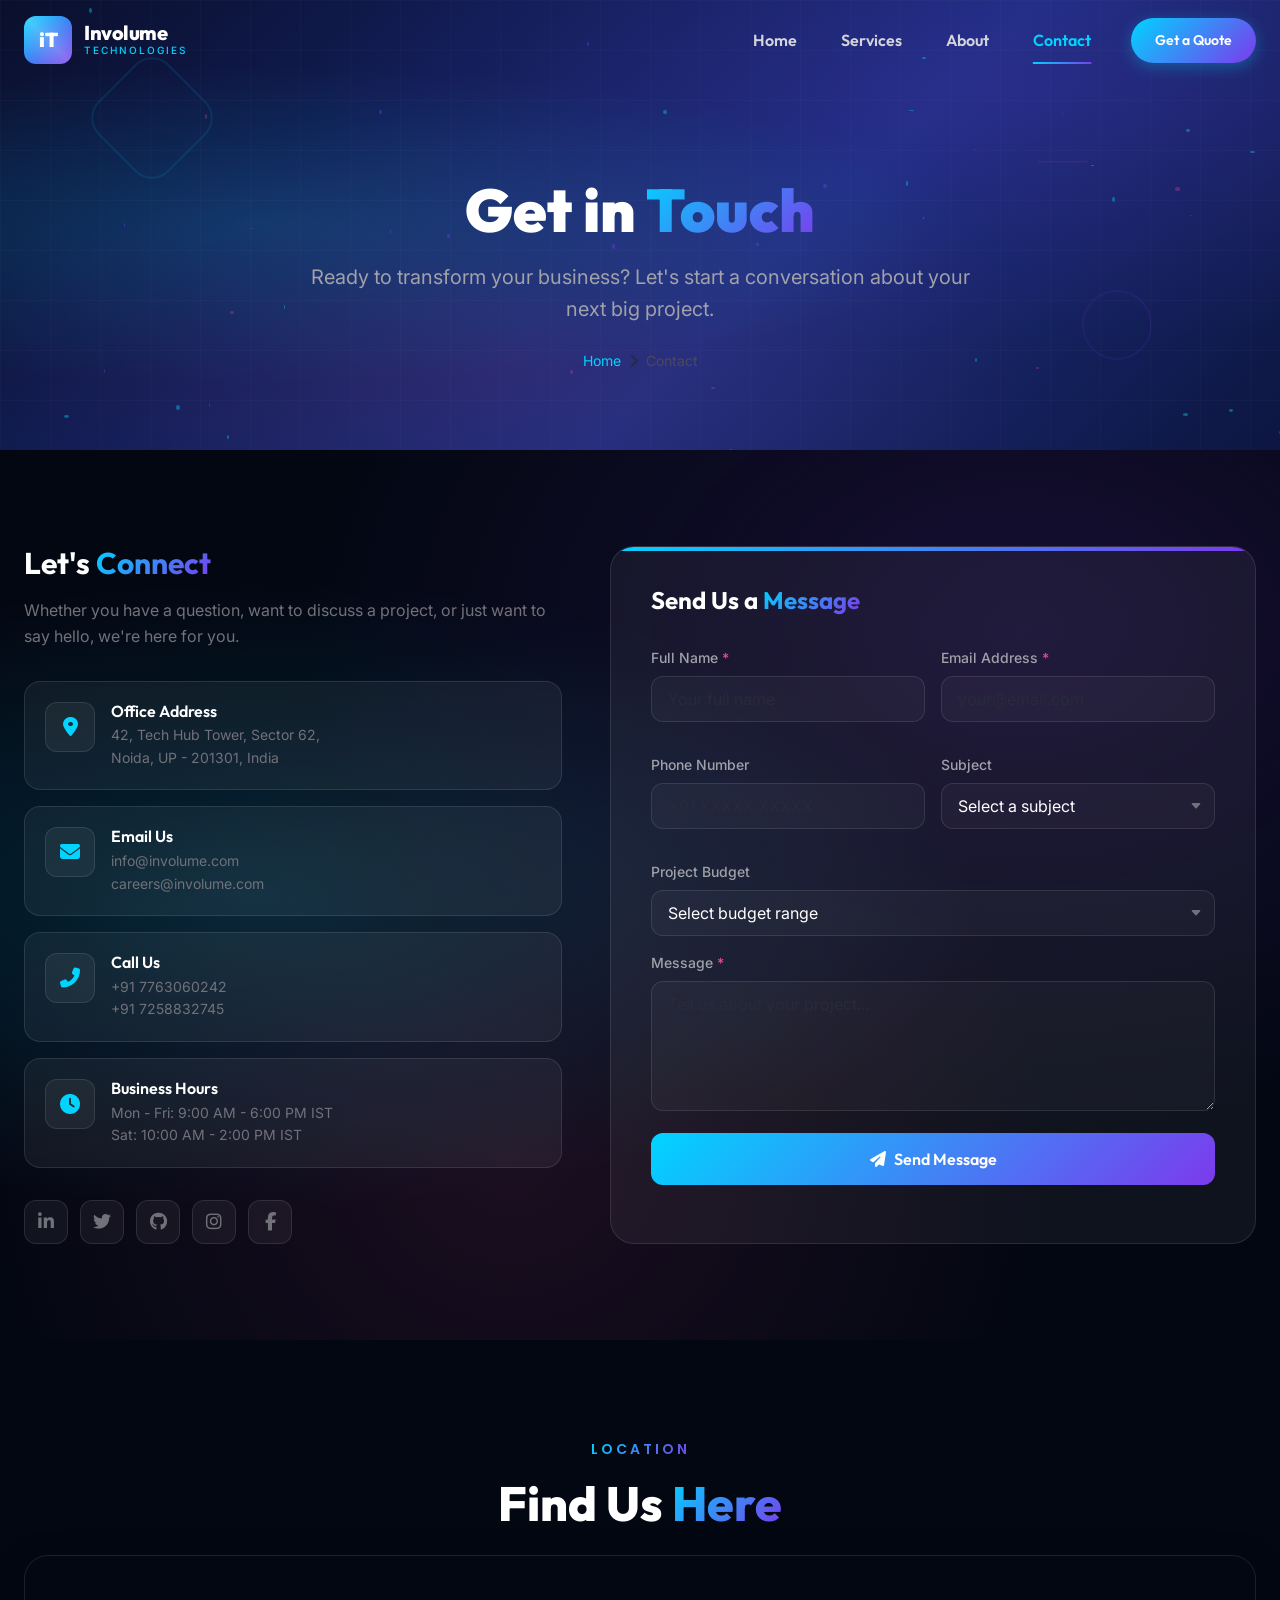
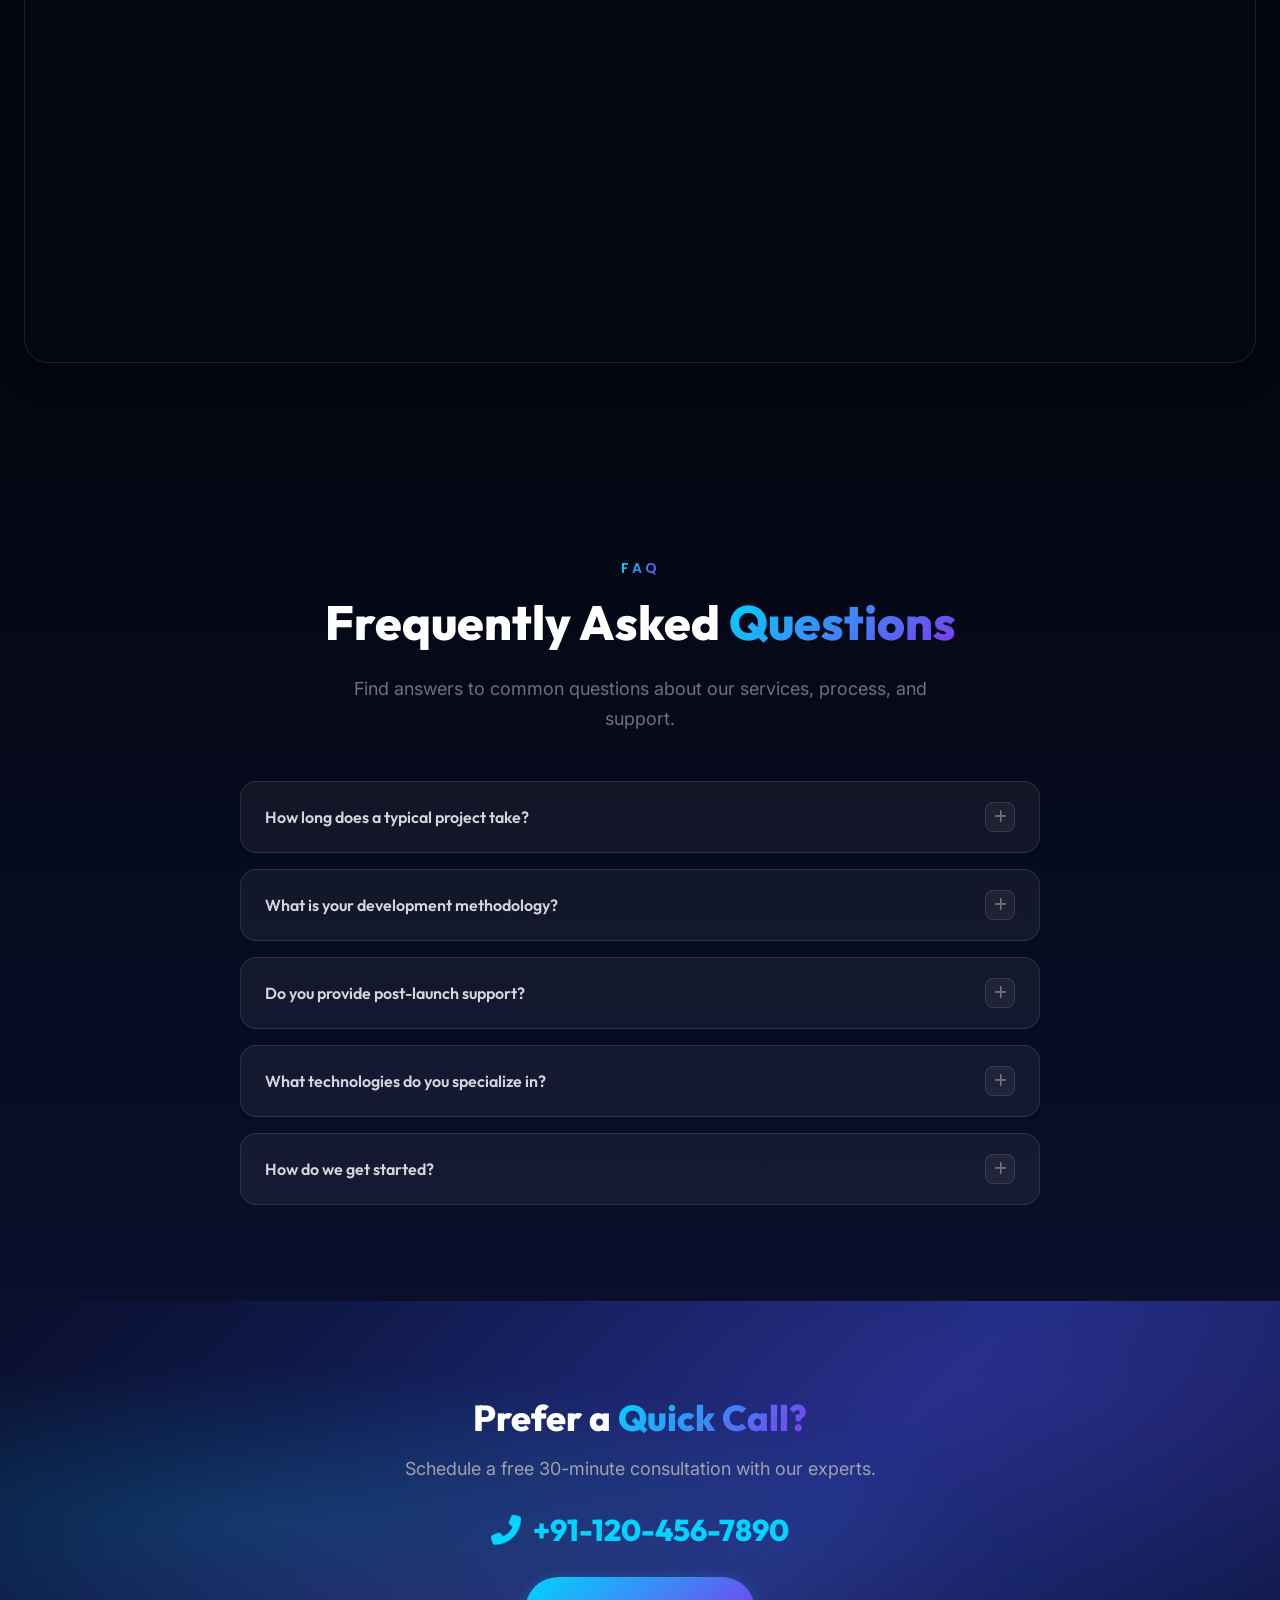
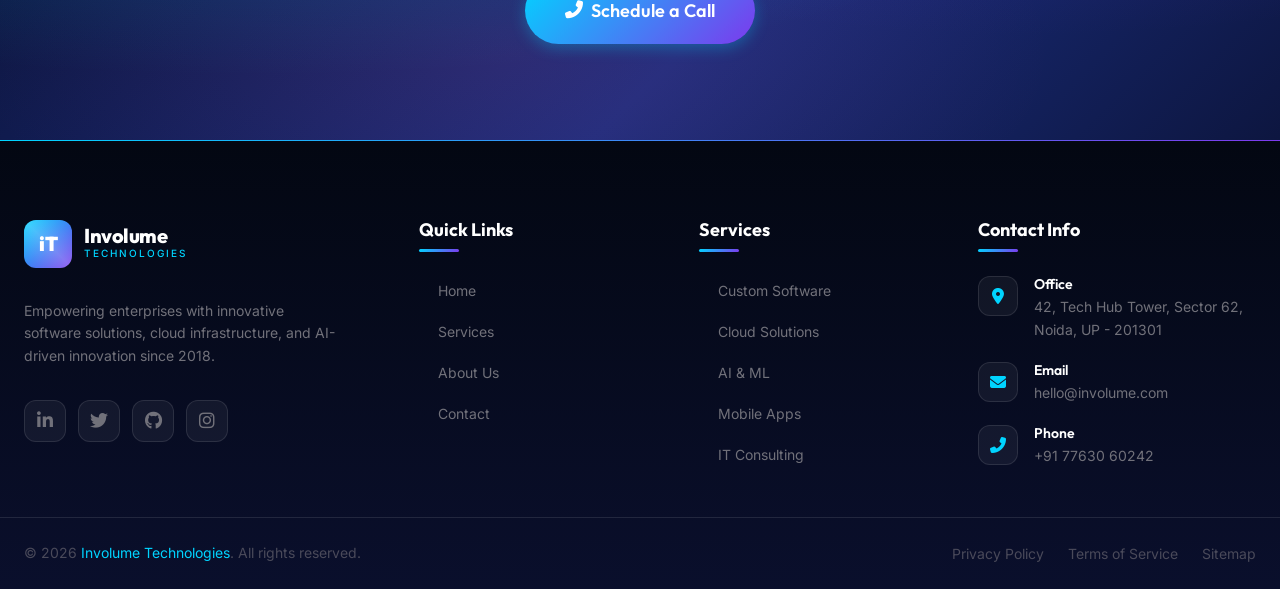
<file: contact.html>
<!DOCTYPE html>
<html lang="en">
<head>
    <meta charset="UTF-8">
    <meta name="viewport" content="width=device-width, initial-scale=1.0">
    <title>Contact Us | Involume Technologies</title>
    <meta name="description" content="Get in touch with Involume Technologies. Contact us for software consulting, project discussions, partnerships, or general inquiries.">
    <link rel="stylesheet" href="base.css">
    <link rel="stylesheet" href="navbar.css">
    <link rel="stylesheet" href="footer.css">
    <link rel="stylesheet" href="contact.css">
    <link rel="stylesheet" href="https://cdnjs.cloudflare.com/ajax/libs/font-awesome/6.5.1/css/all.min.css">
</head>
<body>

    <div class="scroll-progress" id="scroll-progress"></div>

    <!-- Navigation -->
    <nav class="navbar" id="navbar">
        <div class="container flex-between">
            <a href="index.html" class="logo">
                <div class="logo-icon">iT</div>
                <div class="logo-text">
                    <span class="logo-name">Involume</span>
                    <span class="logo-tagline">Technologies</span>
                </div>
            </a>
            <ul class="nav-menu" id="nav-menu">
                <li class="nav-item"><a href="index.html" class="nav-link">Home</a></li>
                <li class="nav-item"><a href="services.html" class="nav-link">Services</a></li>
                <li class="nav-item"><a href="about.html" class="nav-link">About</a></li>
                <li class="nav-item"><a href="contact.html" class="nav-link active">Contact</a></li>
                <li class="nav-cta"><a href="contact.html" class="btn btn-primary btn-sm">Get a Quote</a></li>
            </ul>
            <div class="nav-toggle" id="nav-toggle"><span></span><span></span><span></span></div>
        </div>
    </nav>

    <!-- Page Hero -->
    <section class="page-hero">
        <div class="page-hero-grid"></div>
        <div id="page-hero-particles"></div>
        <div class="hero-float hf-1"></div>
        <div class="hero-float hf-2"></div>
        <div class="hero-float hf-3"></div>
        <div class="page-hero-content">
            <h1>Get in <span class="text-gradient">Touch</span></h1>
            <p class="page-hero-desc">Ready to transform your business? Let's start a conversation about your next big project.</p>
            <div class="breadcrumb">
                <a href="index.html">Home</a>
                <span class="breadcrumb-separator"><i class="fas fa-chevron-right"></i></span>
                <span>Contact</span>
            </div>
        </div>
    </section>

    <!-- Contact Section -->
    <section class="section contact-section" id="contact">
        <div class="container">
            <div class="contact-grid">
                <!-- Left - Info -->
                <div class="contact-info animate-on-scroll">
                    <h2>Let's <span class="text-gradient">Connect</span></h2>
                    <p>Whether you have a question, want to discuss a project, or just want to say hello, we're here for you.</p>

                    <div class="contact-cards">
                        <div class="contact-card" id="contact-address">
                            <div class="contact-card-icon"><i class="fas fa-map-marker-alt"></i></div>
                            <div class="contact-card-content">
                                <h4>Office Address</h4>
                                <p>42, Tech Hub Tower, Sector 62,<br>Noida, UP - 201301, India</p>
                            </div>
                        </div>

                        <div class="contact-card" id="contact-email">
                            <div class="contact-card-icon"><i class="fas fa-envelope"></i></div>
                            <div class="contact-card-content">
                                <h4>Email Us</h4>
                                <p>info@involume.com<br>careers@involume.com</p>
                            </div>
                        </div>

                        <div class="contact-card" id="contact-phone">
                            <div class="contact-card-icon"><i class="fas fa-phone-alt"></i></div>
                            <div class="contact-card-content">
                                <h4>Call Us</h4>
                                <p>+91 7763060242<br>+91 7258832745</p>
                            </div>
                        </div>

                        <div class="contact-card" id="contact-hours">
                            <div class="contact-card-icon"><i class="fas fa-clock"></i></div>
                            <div class="contact-card-content">
                                <h4>Business Hours</h4>
                                <p>Mon - Fri: 9:00 AM - 6:00 PM IST<br>Sat: 10:00 AM - 2:00 PM IST</p>
                            </div>
                        </div>
                    </div>

                    <div class="contact-socials">
                        <a href="#" class="contact-social-link"><i class="fab fa-linkedin-in"></i></a>
                        <a href="#" class="contact-social-link"><i class="fab fa-twitter"></i></a>
                        <a href="#" class="contact-social-link"><i class="fab fa-github"></i></a>
                        <a href="#" class="contact-social-link"><i class="fab fa-instagram"></i></a>
                        <a href="#" class="contact-social-link"><i class="fab fa-facebook-f"></i></a>
                    </div>
                </div>

                <!-- Right - Form -->
                <div class="contact-form-wrapper animate-on-scroll animate-delay-2" id="contact-form-wrapper">
                    <h3>Send Us a <span class="text-gradient">Message</span></h3>

                    <form id="contact-form">
                        <div class="form-row">
                            <div class="form-group">
                                <label for="name">Full Name <span class="required">*</span></label>
                                <input type="text" id="name" class="form-control" placeholder="Your full name" required>
                            </div>
                            <div class="form-group">
                                <label for="email">Email Address <span class="required">*</span></label>
                                <input type="email" id="email" class="form-control" placeholder="your@email.com" required>
                            </div>
                        </div>

                        <div class="form-row">
                            <div class="form-group">
                                <label for="phone">Phone Number</label>
                                <input type="tel" id="phone" class="form-control" placeholder="+91 XXXXX XXXXX">
                            </div>
                            <div class="form-group">
                                <label for="subject">Subject</label>
                                <select id="subject" class="form-control">
                                    <option value="">Select a subject</option>
                                    <option value="general">General Inquiry</option>
                                    <option value="project">Project Discussion</option>
                                    <option value="partnership">Partnership</option>
                                    <option value="career">Career</option>
                                    <option value="other">Other</option>
                                </select>
                            </div>
                        </div>

                        <div class="form-group">
                            <label for="budget">Project Budget</label>
                            <select id="budget" class="form-control">
                                <option value="">Select budget range</option>
                                <option value="under5">Under ₹5 Lakh</option>
                                <option value="5to15">₹5 Lakh - ₹15 Lakh</option>
                                <option value="15to50">₹15 Lakh - ₹50 Lakh</option>
                                <option value="50plus">₹50 Lakh+</option>
                                <option value="notsure">Not Sure</option>
                            </select>
                        </div>

                        <div class="form-group">
                            <label for="message">Message <span class="required">*</span></label>
                            <textarea id="message" class="form-control" placeholder="Tell us about your project..." required></textarea>
                        </div>

                        <button type="submit" class="form-submit-btn">
                            <i class="fas fa-paper-plane"></i> Send Message
                        </button>
                    </form>

                    <div class="form-success" id="form-success">
                        <div class="form-success-icon"><i class="fas fa-check-circle"></i></div>
                        <h4>Message Sent Successfully!</h4>
                        <p>Thank you for reaching out. Our team will get back to you within 24 hours.</p>
                    </div>
                </div>
            </div>
        </div>
    </section>

    <!-- Map -->
    <section class="section map-section" id="map">
        <div class="container">
            <div class="text-center animate-on-scroll">
                <span class="section-subtitle">Location</span>
                <h2 class="section-title">Find Us <span class="text-gradient">Here</span></h2>
            </div>
            <div class="map-container animate-on-scroll animate-delay-2">
                <iframe src="https://www.google.com/maps/embed?pb=!1m18!1m12!1m3!1d14008.206817793!2d77.3640!3d28.6266!2m3!1f0!2f0!3f0!3m2!1i1024!2i768!4f13.1!3m3!1m2!1s0x390ce5456dced24b%3A0x3b1e0f8d79f7c00e!2sSector%2062%2C%20Noida%2C%20Uttar%20Pradesh!5e0!3m2!1sen!2sin!4v1700000000000" allowfullscreen loading="lazy" referrerpolicy="no-referrer-when-downgrade"></iframe>
            </div>
        </div>
    </section>

    <!-- FAQ -->
    <section class="section faq-section" id="faq">
        <div class="container">
            <div class="text-center animate-on-scroll">
                <span class="section-subtitle">FAQ</span>
                <h2 class="section-title">Frequently Asked <span class="text-gradient">Questions</span></h2>
                <p class="section-desc">Find answers to common questions about our services, process, and support.</p>
            </div>

            <div class="faq-list animate-on-scroll animate-delay-2">
                <div class="faq-item" id="faq-1">
                    <div class="faq-question" onclick="toggleFaq(this)">
                        <h4>How long does a typical project take?</h4>
                        <div class="faq-toggle"><i class="fas fa-plus"></i></div>
                    </div>
                    <div class="faq-answer">
                        <div class="faq-answer-content">
                            Project timelines vary based on scope and complexity. A typical MVP takes 8-12 weeks, while enterprise solutions may take 4-6 months. We provide detailed timelines during the discovery phase and keep you updated with bi-weekly sprint reviews.
                        </div>
                    </div>
                </div>

                <div class="faq-item" id="faq-2">
                    <div class="faq-question" onclick="toggleFaq(this)">
                        <h4>What is your development methodology?</h4>
                        <div class="faq-toggle"><i class="fas fa-plus"></i></div>
                    </div>
                    <div class="faq-answer">
                        <div class="faq-answer-content">
                            We follow Agile/Scrum methodology with 2-week sprints, daily standups, and regular client demos. This ensures transparency and allows for iterative improvements. We use tools like Jira, Slack, and GitHub for seamless collaboration.
                        </div>
                    </div>
                </div>

                <div class="faq-item" id="faq-3">
                    <div class="faq-question" onclick="toggleFaq(this)">
                        <h4>Do you provide post-launch support?</h4>
                        <div class="faq-toggle"><i class="fas fa-plus"></i></div>
                    </div>
                    <div class="faq-answer">
                        <div class="faq-answer-content">
                            Absolutely! We offer comprehensive post-launch support packages including bug fixes, performance monitoring, feature updates, and 24/7 emergency support. We also provide SLA-based maintenance contracts for enterprise clients.
                        </div>
                    </div>
                </div>

                <div class="faq-item" id="faq-4">
                    <div class="faq-question" onclick="toggleFaq(this)">
                        <h4>What technologies do you specialize in?</h4>
                        <div class="faq-toggle"><i class="fas fa-plus"></i></div>
                    </div>
                    <div class="faq-answer">
                        <div class="faq-answer-content">
                            Our core expertise includes React, Angular, Node.js, Python, AWS, Azure, Docker, Kubernetes, and AI/ML frameworks like TensorFlow and PyTorch. We choose the best technology stack based on your project requirements and scalability needs.
                        </div>
                    </div>
                </div>

                <div class="faq-item" id="faq-5">
                    <div class="faq-question" onclick="toggleFaq(this)">
                        <h4>How do we get started?</h4>
                        <div class="faq-toggle"><i class="fas fa-plus"></i></div>
                    </div>
                    <div class="faq-answer">
                        <div class="faq-answer-content">
                            Simply fill out the contact form above or email us at hello@involume.tech. We'll schedule a free consultation call to understand your requirements and provide a detailed proposal within 48 hours. No commitment required!
                        </div>
                    </div>
                </div>
            </div>
        </div>
    </section>

    <!-- Quick Call CTA -->
    <section class="section call-cta">
        <div class="container">
            <div class="call-cta-content animate-on-scroll">
                <h2>Prefer a <span class="text-gradient">Quick Call?</span></h2>
                <p>Schedule a free 30-minute consultation with our experts.</p>
                <div class="call-cta-phone">
                    <i class="fas fa-phone-alt"></i>
                    +91-120-456-7890
                </div>
                <a href="tel:+911204567890" class="btn btn-primary btn-lg">
                    <i class="fas fa-phone-alt"></i> Schedule a Call
                </a>
            </div>
        </div>
    </section>

    <!-- Footer -->
    <footer class="footer">
        <div class="footer-top">
            <div class="container">
                <div class="footer-grid">
                    <div class="footer-about">
                        <a href="index.html" class="logo">
                            <div class="logo-icon">iT</div>
                            <div class="logo-text">
                                <span class="logo-name">Involume</span>
                                <span class="logo-tagline">Technologies</span>
                            </div>
                        </a>
                        <p>Empowering enterprises with innovative software solutions, cloud infrastructure, and AI-driven innovation since 2018.</p>
                        <div class="footer-social">
                            <a href="#" class="footer-social-link"><i class="fab fa-linkedin-in"></i></a>
                            <a href="#" class="footer-social-link"><i class="fab fa-twitter"></i></a>
                            <a href="#" class="footer-social-link"><i class="fab fa-github"></i></a>
                            <a href="#" class="footer-social-link"><i class="fab fa-instagram"></i></a>
                        </div>
                    </div>
                    <div class="footer-col">
                        <h4>Quick Links</h4>
                        <div class="footer-links">
                            <a href="index.html" class="footer-link">Home</a>
                            <a href="services.html" class="footer-link">Services</a>
                            <a href="about.html" class="footer-link">About Us</a>
                            <a href="contact.html" class="footer-link">Contact</a>
                        </div>
                    </div>
                    <div class="footer-col">
                        <h4>Services</h4>
                        <div class="footer-links">
                            <a href="services.html" class="footer-link">Custom Software</a>
                            <a href="services.html" class="footer-link">Cloud Solutions</a>
                            <a href="services.html" class="footer-link">AI & ML</a>
                            <a href="services.html" class="footer-link">Mobile Apps</a>
                            <a href="services.html" class="footer-link">IT Consulting</a>
                        </div>
                    </div>
                    <div class="footer-col">
                        <h4>Contact Info</h4>
                        <div class="footer-contact">
                            <div class="footer-contact-item">
                                <div class="footer-contact-icon"><i class="fas fa-map-marker-alt"></i></div>
                                <div class="footer-contact-text"><h5>Office</h5><p>42, Tech Hub Tower, Sector 62, Noida, UP - 201301</p></div>
                            </div>
                            <div class="footer-contact-item">
                                <div class="footer-contact-icon"><i class="fas fa-envelope"></i></div>
                                <div class="footer-contact-text"><h5>Email</h5><p>hello@involume.com</p></div>
                            </div>
                            <div class="footer-contact-item">
                                <div class="footer-contact-icon"><i class="fas fa-phone-alt"></i></div>
                                <div class="footer-contact-text"><h5>Phone</h5><p>+91 77630 60242</p></div>
                            </div>
                        </div>
                    </div>
                </div>
            </div>
        </div>
        <div class="footer-bottom">
            <div class="container">
                <p class="footer-copyright">&copy; 2026 <a href="index.html">Involume Technologies</a>. All rights reserved.</p>
                <div class="footer-bottom-links">
                    <a href="#" class="footer-bottom-link">Privacy Policy</a>
                    <a href="#" class="footer-bottom-link">Terms of Service</a>
                    <a href="#" class="footer-bottom-link">Sitemap</a>
                </div>
            </div>
        </div>
    </footer>

    <button class="back-to-top" id="back-to-top"><i class="fas fa-chevron-up"></i></button>

    <script src="main.js"></script>
    <script>
        // Initialize particles
        document.addEventListener('DOMContentLoaded', () => {
            initParticles('page-hero-particles', 40);
        });

        // FAQ Accordion
        function toggleFaq(element) {
            const faqItem = element.parentElement;
            const isActive = faqItem.classList.contains('active');

            // Close all
            document.querySelectorAll('.faq-item').forEach(item => {
                item.classList.remove('active');
            });

            // Open clicked if wasn't active
            if (!isActive) {
                faqItem.classList.add('active');
            }
        }

        // Contact Form Handler
        const contactForm = document.getElementById('contact-form');
        const formSuccess = document.getElementById('form-success');

        if (contactForm) {
            contactForm.addEventListener('submit', (e) => {
                e.preventDefault();

                // Hide form, show success
                contactForm.style.display = 'none';
                formSuccess.classList.add('show');

                // Reset after 4 seconds
                setTimeout(() => {
                    contactForm.style.display = 'block';
                    formSuccess.classList.remove('show');
                    contactForm.reset();
                }, 4000);
            });
        }
    </script>
</body>
</html>
</file>
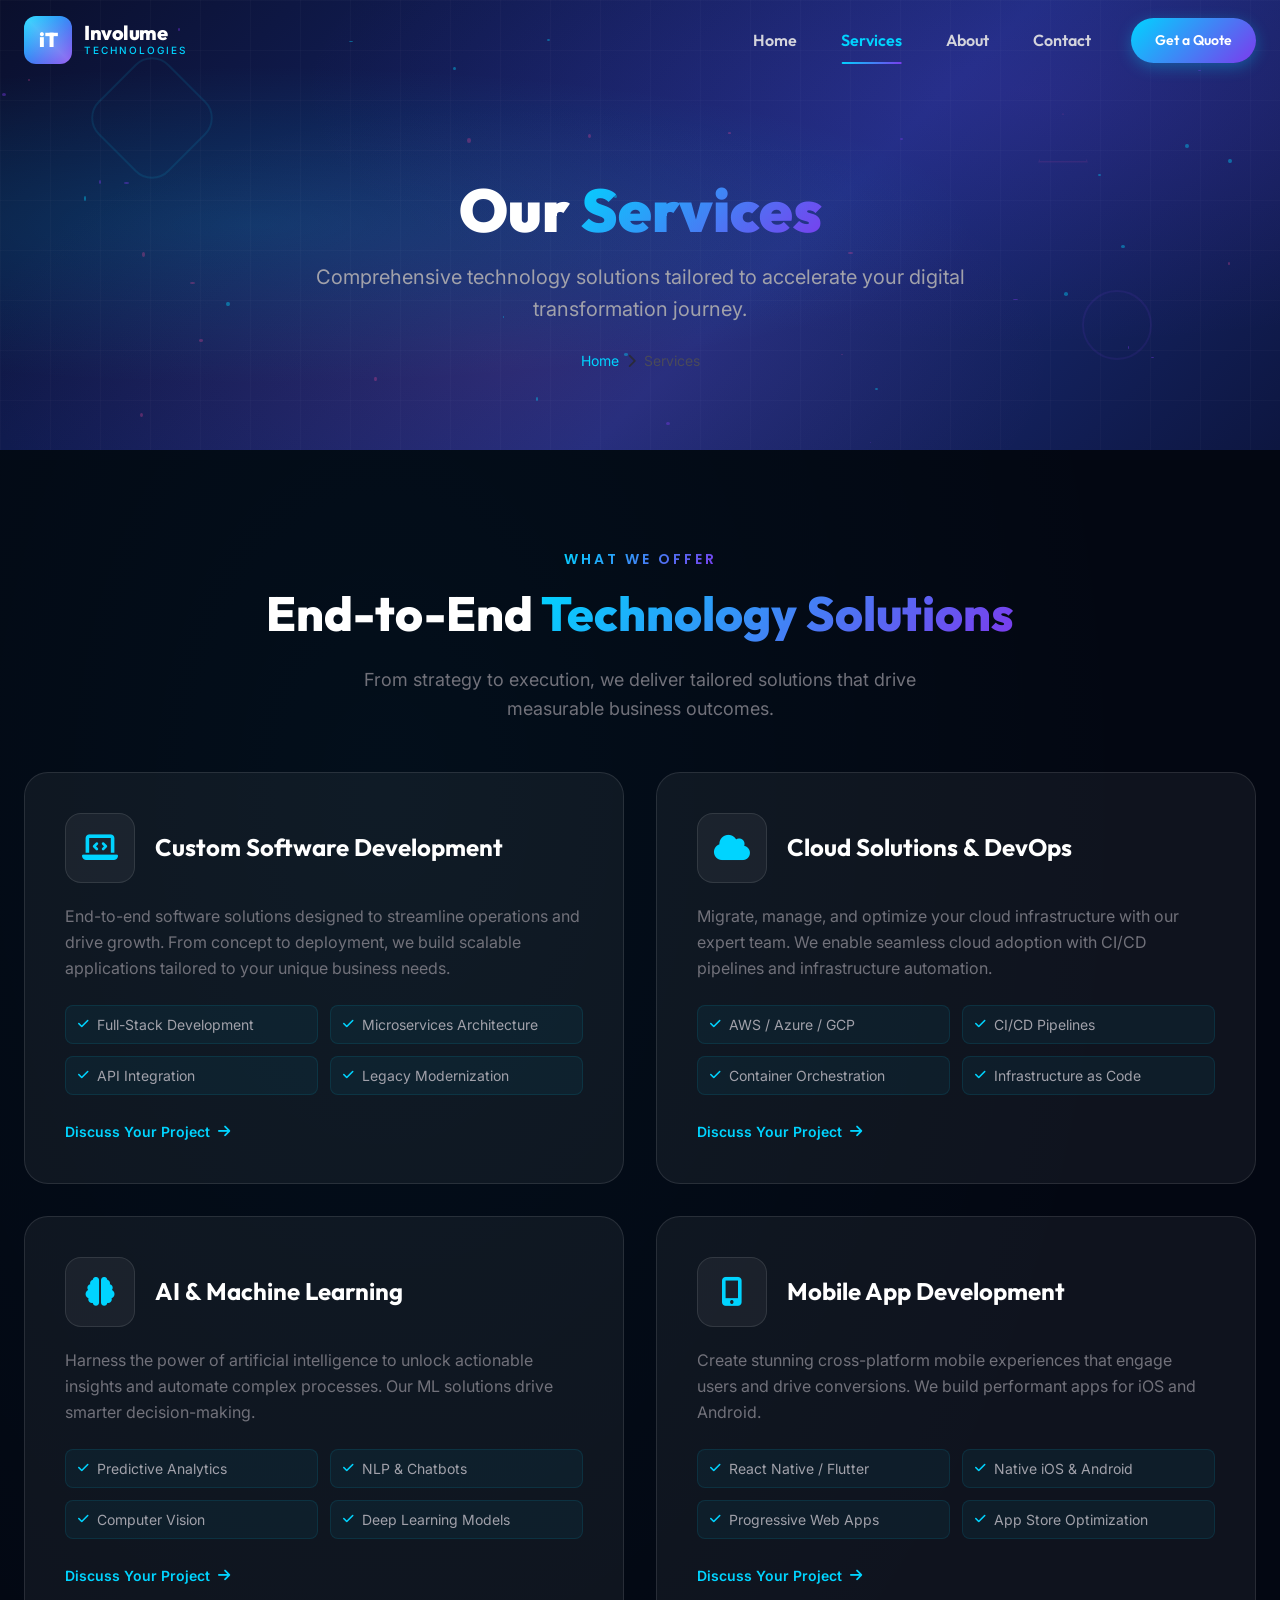
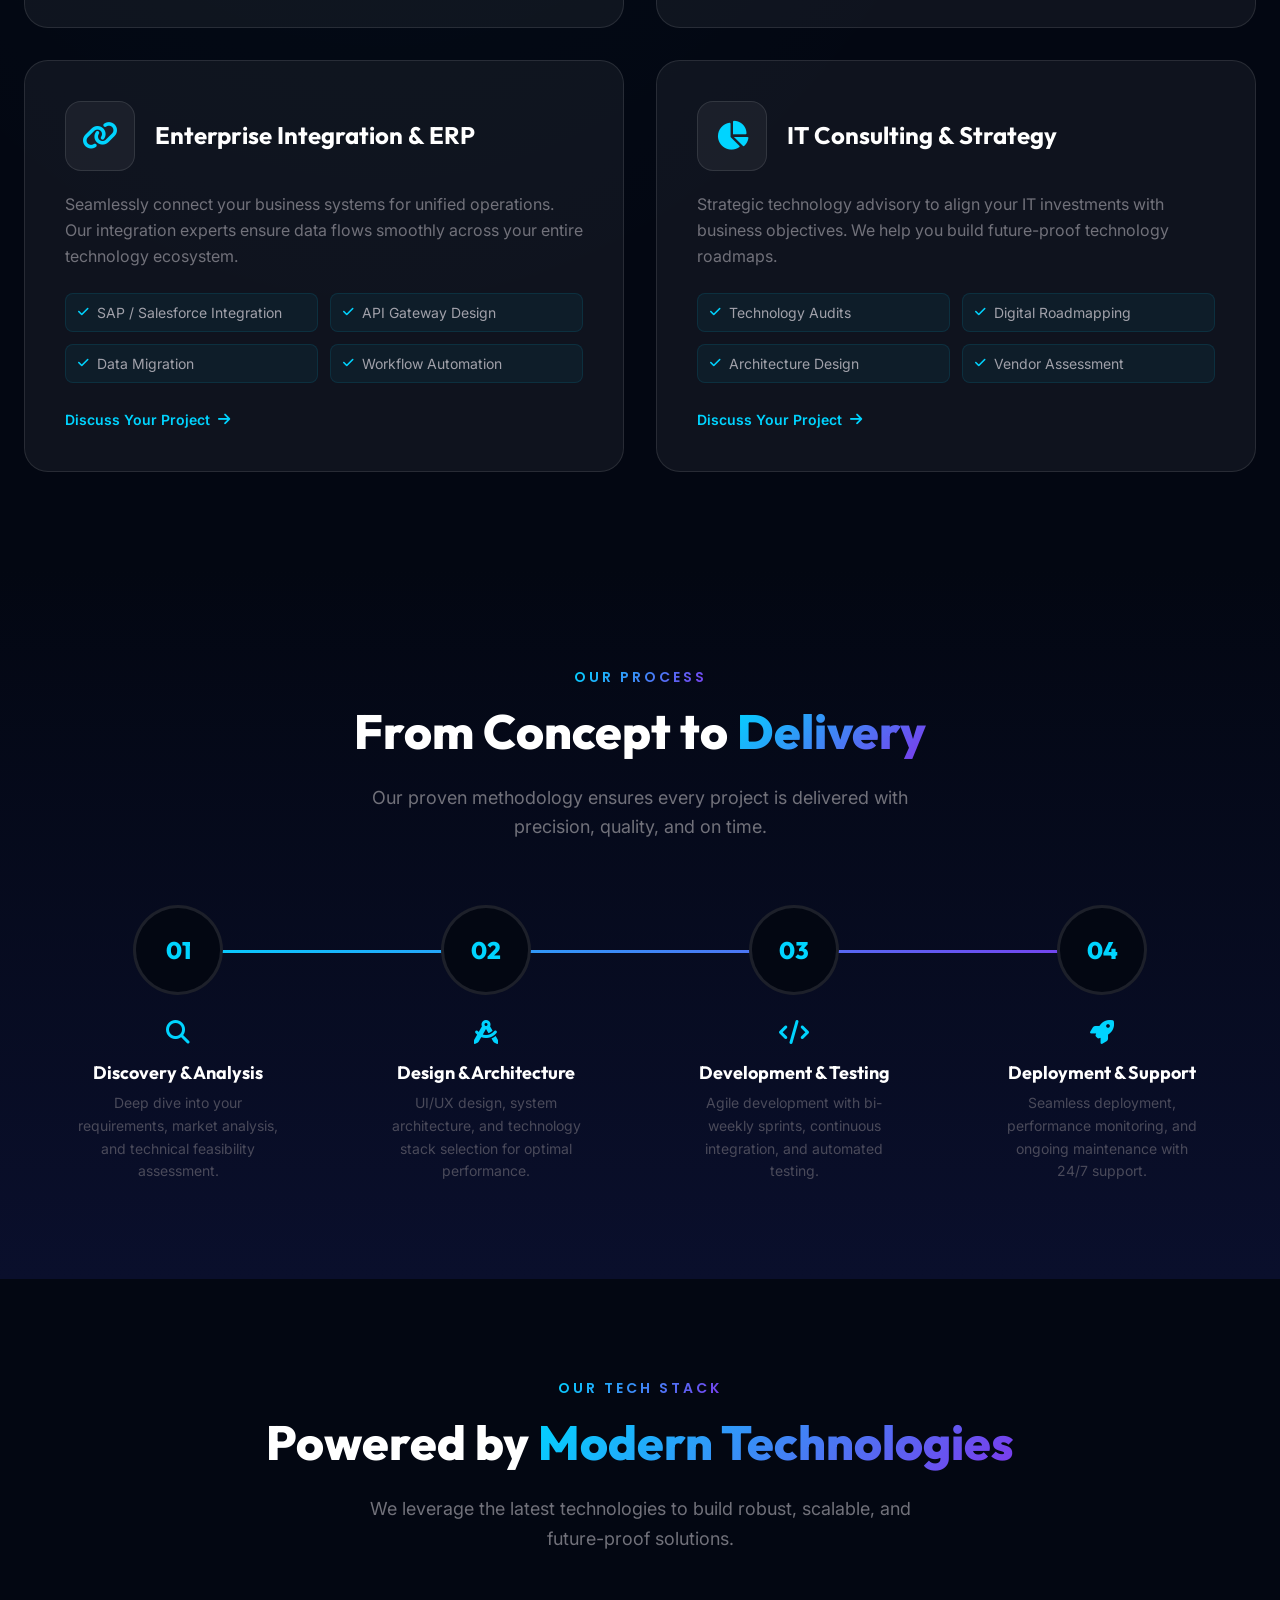
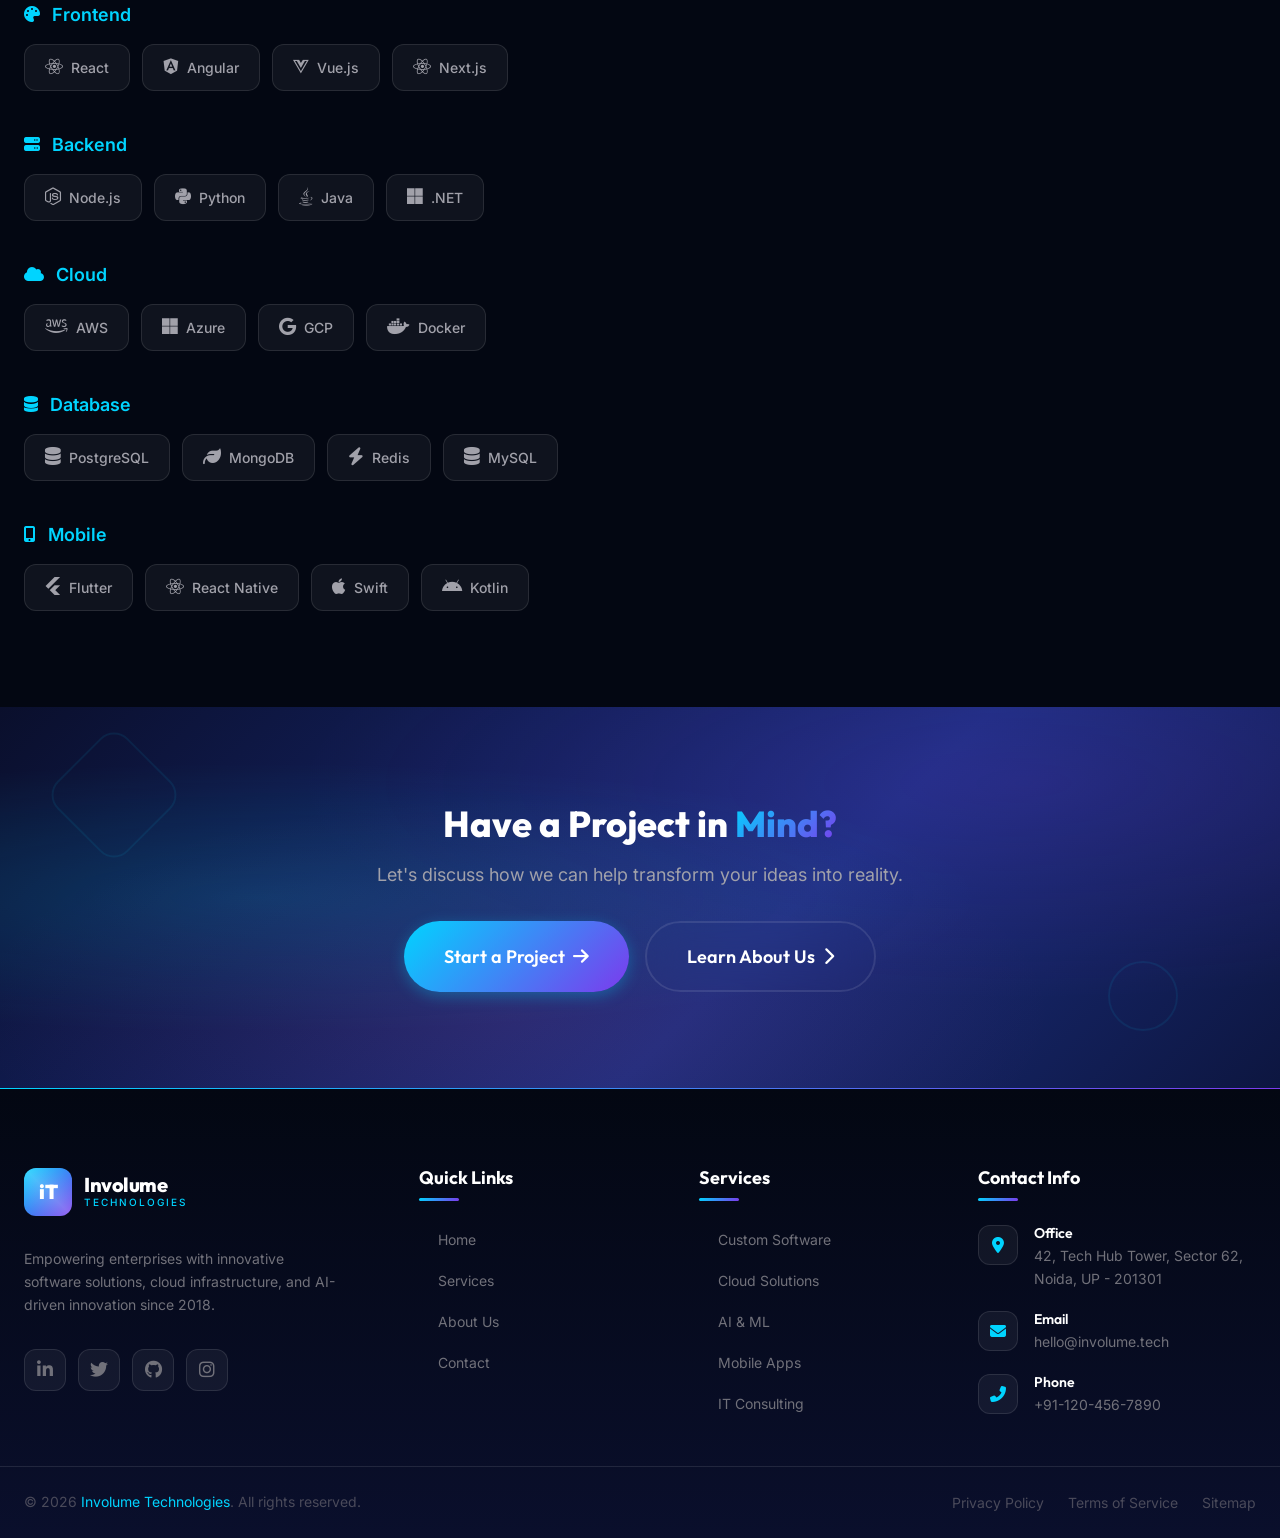
<file: services.html>
<!DOCTYPE html>
<html lang="en">
<head>
    <meta charset="UTF-8">
    <meta name="viewport" content="width=device-width, initial-scale=1.0">
    <title>Services | Involume Technologies</title>
    <meta name="description" content="Explore our comprehensive technology services including custom software development, cloud solutions, AI/ML, mobile apps, and IT consulting.">
    <link rel="stylesheet" href="base.css">
    <link rel="stylesheet" href="navbar.css">
    <link rel="stylesheet" href="footer.css">
    <link rel="stylesheet" href="services.css">
    <link rel="stylesheet" href="https://cdnjs.cloudflare.com/ajax/libs/font-awesome/6.5.1/css/all.min.css">
</head>
<body>

    <div class="scroll-progress" id="scroll-progress"></div>

    <!-- Navigation -->
    <nav class="navbar" id="navbar">
        <div class="container flex-between">
            <a href="index.html" class="logo">
                <div class="logo-icon">iT</div>
                <div class="logo-text">
                    <span class="logo-name">Involume</span>
                    <span class="logo-tagline">Technologies</span>
                </div>
            </a>
            <ul class="nav-menu" id="nav-menu">
                <li class="nav-item"><a href="index.html" class="nav-link">Home</a></li>
                <li class="nav-item"><a href="services.html" class="nav-link active">Services</a></li>
                <li class="nav-item"><a href="about.html" class="nav-link">About</a></li>
                <li class="nav-item"><a href="contact.html" class="nav-link">Contact</a></li>
                <li class="nav-cta"><a href="contact.html" class="btn btn-primary btn-sm">Get a Quote</a></li>
            </ul>
            <div class="nav-toggle" id="nav-toggle"><span></span><span></span><span></span></div>
        </div>
    </nav>

    <!-- Page Hero -->
    <section class="page-hero">
        <div class="page-hero-grid"></div>
        <div id="page-hero-particles"></div>
        <div class="hero-float hf-1"></div>
        <div class="hero-float hf-2"></div>
        <div class="hero-float hf-3"></div>
        <div class="page-hero-content">
            <h1>Our <span class="text-gradient">Services</span></h1>
            <p class="page-hero-desc">Comprehensive technology solutions tailored to accelerate your digital transformation journey.</p>
            <div class="breadcrumb">
                <a href="index.html">Home</a>
                <span class="breadcrumb-separator"><i class="fas fa-chevron-right"></i></span>
                <span>Services</span>
            </div>
        </div>
    </section>

    <!-- Services Detail -->
    <section class="section services-detail-section" id="services-detail">
        <div class="container">
            <div class="text-center animate-on-scroll">
                <span class="section-subtitle">What We Offer</span>
                <h2 class="section-title">End-to-End <span class="text-gradient">Technology Solutions</span></h2>
                <p class="section-desc">From strategy to execution, we deliver tailored solutions that drive measurable business outcomes.</p>
            </div>

            <div class="services-detail-grid">
                <!-- Custom Software -->
                <div class="service-detail-card tilt-card animate-on-scroll animate-delay-1" id="svc-detail-software">
                    <div class="sdc-header">
                        <div class="sdc-icon"><i class="fas fa-laptop-code"></i></div>
                        <h3>Custom Software Development</h3>
                    </div>
                    <p class="sdc-desc">End-to-end software solutions designed to streamline operations and drive growth. From concept to deployment, we build scalable applications tailored to your unique business needs.</p>
                    <div class="sdc-features">
                        <div class="sdc-feature"><i class="fas fa-check"></i> Full-Stack Development</div>
                        <div class="sdc-feature"><i class="fas fa-check"></i> Microservices Architecture</div>
                        <div class="sdc-feature"><i class="fas fa-check"></i> API Integration</div>
                        <div class="sdc-feature"><i class="fas fa-check"></i> Legacy Modernization</div>
                    </div>
                    <a href="contact.html" class="sdc-link">Discuss Your Project <i class="fas fa-arrow-right"></i></a>
                </div>

                <!-- Cloud Solutions -->
                <div class="service-detail-card tilt-card animate-on-scroll animate-delay-2" id="svc-detail-cloud">
                    <div class="sdc-header">
                        <div class="sdc-icon"><i class="fas fa-cloud"></i></div>
                        <h3>Cloud Solutions & DevOps</h3>
                    </div>
                    <p class="sdc-desc">Migrate, manage, and optimize your cloud infrastructure with our expert team. We enable seamless cloud adoption with CI/CD pipelines and infrastructure automation.</p>
                    <div class="sdc-features">
                        <div class="sdc-feature"><i class="fas fa-check"></i> AWS / Azure / GCP</div>
                        <div class="sdc-feature"><i class="fas fa-check"></i> CI/CD Pipelines</div>
                        <div class="sdc-feature"><i class="fas fa-check"></i> Container Orchestration</div>
                        <div class="sdc-feature"><i class="fas fa-check"></i> Infrastructure as Code</div>
                    </div>
                    <a href="contact.html" class="sdc-link">Discuss Your Project <i class="fas fa-arrow-right"></i></a>
                </div>

                <!-- AI/ML -->
                <div class="service-detail-card tilt-card animate-on-scroll animate-delay-3" id="svc-detail-ai">
                    <div class="sdc-header">
                        <div class="sdc-icon"><i class="fas fa-brain"></i></div>
                        <h3>AI & Machine Learning</h3>
                    </div>
                    <p class="sdc-desc">Harness the power of artificial intelligence to unlock actionable insights and automate complex processes. Our ML solutions drive smarter decision-making.</p>
                    <div class="sdc-features">
                        <div class="sdc-feature"><i class="fas fa-check"></i> Predictive Analytics</div>
                        <div class="sdc-feature"><i class="fas fa-check"></i> NLP & Chatbots</div>
                        <div class="sdc-feature"><i class="fas fa-check"></i> Computer Vision</div>
                        <div class="sdc-feature"><i class="fas fa-check"></i> Deep Learning Models</div>
                    </div>
                    <a href="contact.html" class="sdc-link">Discuss Your Project <i class="fas fa-arrow-right"></i></a>
                </div>

                <!-- Mobile Apps -->
                <div class="service-detail-card tilt-card animate-on-scroll animate-delay-4" id="svc-detail-mobile">
                    <div class="sdc-header">
                        <div class="sdc-icon"><i class="fas fa-mobile-alt"></i></div>
                        <h3>Mobile App Development</h3>
                    </div>
                    <p class="sdc-desc">Create stunning cross-platform mobile experiences that engage users and drive conversions. We build performant apps for iOS and Android.</p>
                    <div class="sdc-features">
                        <div class="sdc-feature"><i class="fas fa-check"></i> React Native / Flutter</div>
                        <div class="sdc-feature"><i class="fas fa-check"></i> Native iOS & Android</div>
                        <div class="sdc-feature"><i class="fas fa-check"></i> Progressive Web Apps</div>
                        <div class="sdc-feature"><i class="fas fa-check"></i> App Store Optimization</div>
                    </div>
                    <a href="contact.html" class="sdc-link">Discuss Your Project <i class="fas fa-arrow-right"></i></a>
                </div>

                <!-- Enterprise Integration -->
                <div class="service-detail-card tilt-card animate-on-scroll animate-delay-5" id="svc-detail-integration">
                    <div class="sdc-header">
                        <div class="sdc-icon"><i class="fas fa-link"></i></div>
                        <h3>Enterprise Integration & ERP</h3>
                    </div>
                    <p class="sdc-desc">Seamlessly connect your business systems for unified operations. Our integration experts ensure data flows smoothly across your entire technology ecosystem.</p>
                    <div class="sdc-features">
                        <div class="sdc-feature"><i class="fas fa-check"></i> SAP / Salesforce Integration</div>
                        <div class="sdc-feature"><i class="fas fa-check"></i> API Gateway Design</div>
                        <div class="sdc-feature"><i class="fas fa-check"></i> Data Migration</div>
                        <div class="sdc-feature"><i class="fas fa-check"></i> Workflow Automation</div>
                    </div>
                    <a href="contact.html" class="sdc-link">Discuss Your Project <i class="fas fa-arrow-right"></i></a>
                </div>

                <!-- IT Consulting -->
                <div class="service-detail-card tilt-card animate-on-scroll animate-delay-6" id="svc-detail-consulting">
                    <div class="sdc-header">
                        <div class="sdc-icon"><i class="fas fa-chart-pie"></i></div>
                        <h3>IT Consulting & Strategy</h3>
                    </div>
                    <p class="sdc-desc">Strategic technology advisory to align your IT investments with business objectives. We help you build future-proof technology roadmaps.</p>
                    <div class="sdc-features">
                        <div class="sdc-feature"><i class="fas fa-check"></i> Technology Audits</div>
                        <div class="sdc-feature"><i class="fas fa-check"></i> Digital Roadmapping</div>
                        <div class="sdc-feature"><i class="fas fa-check"></i> Architecture Design</div>
                        <div class="sdc-feature"><i class="fas fa-check"></i> Vendor Assessment</div>
                    </div>
                    <a href="contact.html" class="sdc-link">Discuss Your Project <i class="fas fa-arrow-right"></i></a>
                </div>
            </div>
        </div>
    </section>

    <!-- Process Section -->
    <section class="section process-section" id="process">
        <div class="container">
            <div class="text-center animate-on-scroll">
                <span class="section-subtitle">Our Process</span>
                <h2 class="section-title">From Concept to <span class="text-gradient">Delivery</span></h2>
                <p class="section-desc">Our proven methodology ensures every project is delivered with precision, quality, and on time.</p>
            </div>

            <div class="process-timeline animate-on-scroll">
                <div class="process-step">
                    <div class="process-number">01</div>
                    <div class="process-icon"><i class="fas fa-search"></i></div>
                    <h3>Discovery & Analysis</h3>
                    <p>Deep dive into your requirements, market analysis, and technical feasibility assessment.</p>
                </div>

                <div class="process-step">
                    <div class="process-number">02</div>
                    <div class="process-icon"><i class="fas fa-drafting-compass"></i></div>
                    <h3>Design & Architecture</h3>
                    <p>UI/UX design, system architecture, and technology stack selection for optimal performance.</p>
                </div>

                <div class="process-step">
                    <div class="process-number">03</div>
                    <div class="process-icon"><i class="fas fa-code"></i></div>
                    <h3>Development & Testing</h3>
                    <p>Agile development with bi-weekly sprints, continuous integration, and automated testing.</p>
                </div>

                <div class="process-step">
                    <div class="process-number">04</div>
                    <div class="process-icon"><i class="fas fa-rocket"></i></div>
                    <h3>Deployment & Support</h3>
                    <p>Seamless deployment, performance monitoring, and ongoing maintenance with 24/7 support.</p>
                </div>
            </div>
        </div>
    </section>

    <!-- Tech Stack -->
    <section class="section techstack-section" id="techstack">
        <div class="container">
            <div class="text-center animate-on-scroll">
                <span class="section-subtitle">Our Tech Stack</span>
                <h2 class="section-title">Powered by <span class="text-gradient">Modern Technologies</span></h2>
                <p class="section-desc">We leverage the latest technologies to build robust, scalable, and future-proof solutions.</p>
            </div>

            <div class="animate-on-scroll animate-delay-1">
                <div class="tech-category">
                    <div class="tech-category-title"><i class="fas fa-palette"></i> Frontend</div>
                    <div class="tech-badges">
                        <div class="tech-badge"><i class="fab fa-react"></i> React</div>
                        <div class="tech-badge"><i class="fab fa-angular"></i> Angular</div>
                        <div class="tech-badge"><i class="fab fa-vuejs"></i> Vue.js</div>
                        <div class="tech-badge"><i class="fab fa-react"></i> Next.js</div>
                    </div>
                </div>

                <div class="tech-category">
                    <div class="tech-category-title"><i class="fas fa-server"></i> Backend</div>
                    <div class="tech-badges">
                        <div class="tech-badge"><i class="fab fa-node-js"></i> Node.js</div>
                        <div class="tech-badge"><i class="fab fa-python"></i> Python</div>
                        <div class="tech-badge"><i class="fab fa-java"></i> Java</div>
                        <div class="tech-badge"><i class="fab fa-microsoft"></i> .NET</div>
                    </div>
                </div>

                <div class="tech-category">
                    <div class="tech-category-title"><i class="fas fa-cloud"></i> Cloud</div>
                    <div class="tech-badges">
                        <div class="tech-badge"><i class="fab fa-aws"></i> AWS</div>
                        <div class="tech-badge"><i class="fab fa-microsoft"></i> Azure</div>
                        <div class="tech-badge"><i class="fab fa-google"></i> GCP</div>
                        <div class="tech-badge"><i class="fab fa-docker"></i> Docker</div>
                    </div>
                </div>

                <div class="tech-category">
                    <div class="tech-category-title"><i class="fas fa-database"></i> Database</div>
                    <div class="tech-badges">
                        <div class="tech-badge"><i class="fas fa-database"></i> PostgreSQL</div>
                        <div class="tech-badge"><i class="fas fa-leaf"></i> MongoDB</div>
                        <div class="tech-badge"><i class="fas fa-bolt"></i> Redis</div>
                        <div class="tech-badge"><i class="fas fa-database"></i> MySQL</div>
                    </div>
                </div>

                <div class="tech-category">
                    <div class="tech-category-title"><i class="fas fa-mobile-alt"></i> Mobile</div>
                    <div class="tech-badges">
                        <div class="tech-badge"><i class="fab fa-flutter"></i> Flutter</div>
                        <div class="tech-badge"><i class="fab fa-react"></i> React Native</div>
                        <div class="tech-badge"><i class="fab fa-apple"></i> Swift</div>
                        <div class="tech-badge"><i class="fab fa-android"></i> Kotlin</div>
                    </div>
                </div>
            </div>
        </div>
    </section>

    <!-- CTA Banner -->
    <section class="section cta-banner">
        <div class="cta-float-shape" style="width:100px;height:100px;border-radius:20px;top:10%;left:5%;transform:rotate(45deg)"></div>
        <div class="cta-float-shape" style="width:70px;height:70px;border-radius:50%;bottom:15%;right:8%;animation-delay:3s"></div>

        <div class="container">
            <div class="cta-banner-content animate-on-scroll">
                <h2>Have a Project in <span class="text-gradient">Mind?</span></h2>
                <p>Let's discuss how we can help transform your ideas into reality.</p>
                <div class="cta-banner-buttons">
                    <a href="contact.html" class="btn btn-primary btn-lg">Start a Project <i class="fas fa-arrow-right btn-icon"></i></a>
                    <a href="about.html" class="btn btn-outline btn-lg">Learn About Us <i class="fas fa-chevron-right btn-icon"></i></a>
                </div>
            </div>
        </div>
    </section>

    <!-- Footer -->
    <footer class="footer">
        <div class="footer-top">
            <div class="container">
                <div class="footer-grid">
                    <div class="footer-about">
                        <a href="index.html" class="logo">
                            <div class="logo-icon">iT</div>
                            <div class="logo-text">
                                <span class="logo-name">Involume</span>
                                <span class="logo-tagline">Technologies</span>
                            </div>
                        </a>
                        <p>Empowering enterprises with innovative software solutions, cloud infrastructure, and AI-driven innovation since 2018.</p>
                        <div class="footer-social">
                            <a href="#" class="footer-social-link"><i class="fab fa-linkedin-in"></i></a>
                            <a href="#" class="footer-social-link"><i class="fab fa-twitter"></i></a>
                            <a href="#" class="footer-social-link"><i class="fab fa-github"></i></a>
                            <a href="#" class="footer-social-link"><i class="fab fa-instagram"></i></a>
                        </div>
                    </div>
                    <div class="footer-col">
                        <h4>Quick Links</h4>
                        <div class="footer-links">
                            <a href="index.html" class="footer-link">Home</a>
                            <a href="services.html" class="footer-link">Services</a>
                            <a href="about.html" class="footer-link">About Us</a>
                            <a href="contact.html" class="footer-link">Contact</a>
                        </div>
                    </div>
                    <div class="footer-col">
                        <h4>Services</h4>
                        <div class="footer-links">
                            <a href="services.html" class="footer-link">Custom Software</a>
                            <a href="services.html" class="footer-link">Cloud Solutions</a>
                            <a href="services.html" class="footer-link">AI & ML</a>
                            <a href="services.html" class="footer-link">Mobile Apps</a>
                            <a href="services.html" class="footer-link">IT Consulting</a>
                        </div>
                    </div>
                    <div class="footer-col">
                        <h4>Contact Info</h4>
                        <div class="footer-contact">
                            <div class="footer-contact-item">
                                <div class="footer-contact-icon"><i class="fas fa-map-marker-alt"></i></div>
                                <div class="footer-contact-text">
                                    <h5>Office</h5>
                                    <p>42, Tech Hub Tower, Sector 62, Noida, UP - 201301</p>
                                </div>
                            </div>
                            <div class="footer-contact-item">
                                <div class="footer-contact-icon"><i class="fas fa-envelope"></i></div>
                                <div class="footer-contact-text">
                                    <h5>Email</h5>
                                    <p>hello@involume.tech</p>
                                </div>
                            </div>
                            <div class="footer-contact-item">
                                <div class="footer-contact-icon"><i class="fas fa-phone-alt"></i></div>
                                <div class="footer-contact-text">
                                    <h5>Phone</h5>
                                    <p>+91-120-456-7890</p>
                                </div>
                            </div>
                        </div>
                    </div>
                </div>
            </div>
        </div>
        <div class="footer-bottom">
            <div class="container">
                <p class="footer-copyright">&copy; 2026 <a href="index.html">Involume Technologies</a>. All rights reserved.</p>
                <div class="footer-bottom-links">
                    <a href="#" class="footer-bottom-link">Privacy Policy</a>
                    <a href="#" class="footer-bottom-link">Terms of Service</a>
                    <a href="#" class="footer-bottom-link">Sitemap</a>
                </div>
            </div>
        </div>
    </footer>

    <button class="back-to-top" id="back-to-top"><i class="fas fa-chevron-up"></i></button>

    <script src="main.js"></script>
    <script>
        document.addEventListener('DOMContentLoaded', () => {
            initParticles('page-hero-particles', 40);
        });
    </script>
</body>
</html>
</file>
<file: base.css>
/* ===== INVOLUME TECHNOLOGIES - BASE RESET & GLOBAL STYLES ===== */

@import url('./variables.css');

/* === Reset === */
*, *::before, *::after {
    margin: 0;
    padding: 0;
    box-sizing: border-box;
}

html {
    scroll-behavior: smooth;
    overflow-x: hidden;
    font-size: 16px;
}

body {
    font-family: var(--font-secondary);
    background-color: var(--neutral-950);
    color: var(--neutral-200);
    line-height: var(--leading-normal);
    overflow-x: hidden;
    -webkit-font-smoothing: antialiased;
    -moz-osx-font-smoothing: grayscale;
}

a {
    text-decoration: none;
    color: inherit;
    transition: color var(--transition-fast);
}

ul, ol {
    list-style: none;
}

img {
    max-width: 100%;
    height: auto;
    display: block;
}

button {
    cursor: pointer;
    border: none;
    background: none;
    font-family: inherit;
    outline: none;
}

input, textarea, select {
    font-family: inherit;
    outline: none;
    border: none;
}

h1, h2, h3, h4, h5, h6 {
    font-family: var(--font-primary);
    font-weight: 700;
    line-height: var(--leading-tight);
    color: var(--white);
}

h1 { font-size: var(--text-6xl); }
h2 { font-size: var(--text-4xl); }
h3 { font-size: var(--text-2xl); }
h4 { font-size: var(--text-xl); }
h5 { font-size: var(--text-lg); }
h6 { font-size: var(--text-base); }

p {
    color: var(--neutral-300);
    line-height: var(--leading-relaxed);
}

/* === Layout === */
.container {
    width: 100%;
    max-width: var(--container-xl);
    margin: 0 auto;
    padding: 0 var(--space-6);
}

.section {
    padding: var(--space-24) 0;
    position: relative;
}

.section-sm {
    padding: var(--space-16) 0;
}

/* === Grid System === */
.grid {
    display: grid;
    gap: var(--space-8);
}

.grid-2 { grid-template-columns: repeat(2, 1fr); }
.grid-3 { grid-template-columns: repeat(3, 1fr); }
.grid-4 { grid-template-columns: repeat(4, 1fr); }

/* === Flex Utilities === */
.flex { display: flex; }
.flex-col { flex-direction: column; }
.flex-center { display: flex; align-items: center; justify-content: center; }
.flex-between { display: flex; align-items: center; justify-content: space-between; }
.flex-wrap { flex-wrap: wrap; }
.gap-4 { gap: var(--space-4); }
.gap-6 { gap: var(--space-6); }
.gap-8 { gap: var(--space-8); }

/* === Text Utilities === */
.text-center { text-align: center; }
.text-gradient {
    background: var(--gradient-text);
    -webkit-background-clip: text;
    -webkit-text-fill-color: transparent;
    background-clip: text;
}

.section-subtitle {
    font-family: var(--font-accent);
    font-size: var(--text-sm);
    font-weight: 600;
    text-transform: uppercase;
    letter-spacing: 3px;
    background: var(--gradient-accent);
    -webkit-background-clip: text;
    -webkit-text-fill-color: transparent;
    background-clip: text;
    display: inline-block;
    margin-bottom: var(--space-4);
}

.section-title {
    font-size: var(--text-5xl);
    font-weight: 800;
    margin-bottom: var(--space-6);
    line-height: var(--leading-tight);
}

.section-desc {
    font-size: var(--text-lg);
    color: var(--neutral-400);
    max-width: 600px;
    margin: 0 auto var(--space-12);
}

/* === Buttons === */
.btn {
    display: inline-flex;
    align-items: center;
    justify-content: center;
    gap: var(--space-2);
    padding: var(--space-4) var(--space-8);
    font-family: var(--font-primary);
    font-size: var(--text-base);
    font-weight: 600;
    border-radius: var(--radius-full);
    transition: all var(--transition-base);
    position: relative;
    overflow: hidden;
    z-index: 1;
    cursor: pointer;
}

.btn-primary {
    background: var(--gradient-button);
    color: var(--white);
    box-shadow: 0 4px 15px rgba(0, 212, 255, 0.3);
}

.btn-primary:hover {
    transform: translateY(-3px);
    box-shadow: 0 8px 25px rgba(0, 212, 255, 0.4);
}

.btn-primary::before {
    content: '';
    position: absolute;
    inset: 0;
    background: var(--gradient-button-hover);
    opacity: 0;
    transition: opacity var(--transition-base);
    z-index: -1;
    border-radius: inherit;
}

.btn-primary:hover::before {
    opacity: 1;
}

.btn-outline {
    background: transparent;
    color: var(--white);
    border: 2px solid var(--glass-border);
    backdrop-filter: var(--glass-blur);
}

.btn-outline:hover {
    border-color: var(--accent-cyan);
    color: var(--accent-cyan);
    transform: translateY(-3px);
    box-shadow: var(--shadow-glow-cyan);
}

.btn-lg {
    padding: var(--space-5) var(--space-10);
    font-size: var(--text-lg);
}

.btn-sm {
    padding: var(--space-2) var(--space-6);
    font-size: var(--text-sm);
}

.btn-icon {
    transition: transform var(--transition-base);
}

.btn:hover .btn-icon {
    transform: translateX(4px);
}

/* === Glass Card === */
.glass-card {
    background: var(--glass-bg);
    backdrop-filter: var(--glass-blur);
    -webkit-backdrop-filter: var(--glass-blur);
    border: 1px solid var(--glass-border);
    border-radius: var(--radius-2xl);
    padding: var(--space-8);
    transition: all var(--transition-base);
    position: relative;
    overflow: hidden;
}

.glass-card:hover {
    background: var(--glass-bg-hover);
    border-color: var(--glass-border-hover);
    transform: translateY(-8px);
    box-shadow: var(--glass-shadow);
}

.glass-card::before {
    content: '';
    position: absolute;
    top: 0;
    left: -100%;
    width: 100%;
    height: 100%;
    background: linear-gradient(90deg, transparent, rgba(255,255,255,0.05), transparent);
    transition: left 0.6s;
}

.glass-card:hover::before {
    left: 100%;
}

/* === 3D Card === */
.card-3d {
    perspective: 1000px;
}

.card-3d-inner {
    transition: transform var(--transition-slow);
    transform-style: preserve-3d;
}

.card-3d:hover .card-3d-inner {
    transform: rotateY(5deg) rotateX(5deg);
}

/* === Glow Effects === */
.glow-cyan {
    box-shadow: var(--shadow-glow-cyan);
}

.glow-purple {
    box-shadow: var(--shadow-glow-purple);
}

.glow-border {
    position: relative;
}

.glow-border::after {
    content: '';
    position: absolute;
    inset: -2px;
    background: var(--gradient-glow);
    border-radius: inherit;
    z-index: -1;
    opacity: 0;
    transition: opacity var(--transition-base);
}

.glow-border:hover::after {
    opacity: 1;
}

/* === Floating Animation === */
@keyframes float {
    0%, 100% { transform: translateY(0px); }
    50% { transform: translateY(-20px); }
}

@keyframes float-slow {
    0%, 100% { transform: translateY(0px); }
    50% { transform: translateY(-10px); }
}

@keyframes float-rotate {
    0%, 100% { transform: translateY(0px) rotate(0deg); }
    50% { transform: translateY(-15px) rotate(5deg); }
}

@keyframes pulse-glow {
    0%, 100% { box-shadow: 0 0 20px rgba(0, 212, 255, 0.2); }
    50% { box-shadow: 0 0 40px rgba(0, 212, 255, 0.4); }
}

@keyframes gradient-shift {
    0% { background-position: 0% 50%; }
    50% { background-position: 100% 50%; }
    100% { background-position: 0% 50%; }
}

@keyframes spin-slow {
    from { transform: rotate(0deg); }
    to { transform: rotate(360deg); }
}

@keyframes fade-in-up {
    from { opacity: 0; transform: translateY(40px); }
    to { opacity: 1; transform: translateY(0); }
}

@keyframes fade-in-left {
    from { opacity: 0; transform: translateX(-40px); }
    to { opacity: 1; transform: translateX(0); }
}

@keyframes fade-in-right {
    from { opacity: 0; transform: translateX(40px); }
    to { opacity: 1; transform: translateX(0); }
}

@keyframes scale-in {
    from { opacity: 0; transform: scale(0.9); }
    to { opacity: 1; transform: scale(1); }
}

@keyframes typewriter {
    from { width: 0; }
    to { width: 100%; }
}

@keyframes blink-caret {
    0%, 100% { border-color: var(--accent-cyan); }
    50% { border-color: transparent; }
}

@keyframes particle-float {
    0% { transform: translateY(0) translateX(0) rotate(0deg); opacity: 0; }
    10% { opacity: 1; }
    90% { opacity: 1; }
    100% { transform: translateY(-100vh) translateX(50px) rotate(720deg); opacity: 0; }
}

@keyframes morph {
    0%, 100% { border-radius: 60% 40% 30% 70% / 60% 30% 70% 40%; }
    50% { border-radius: 30% 60% 70% 40% / 50% 60% 30% 60%; }
}

/* === Animate on Scroll === */
.animate-on-scroll {
    opacity: 0;
    transform: translateY(40px);
    transition: all 0.8s cubic-bezier(0.4, 0, 0.2, 1);
}

.animate-on-scroll.animate-visible {
    opacity: 1;
    transform: translateY(0);
}

.animate-delay-1 { transition-delay: 0.1s; }
.animate-delay-2 { transition-delay: 0.2s; }
.animate-delay-3 { transition-delay: 0.3s; }
.animate-delay-4 { transition-delay: 0.4s; }
.animate-delay-5 { transition-delay: 0.5s; }
.animate-delay-6 { transition-delay: 0.6s; }

/* === Background Effects === */
.bg-mesh {
    background: var(--gradient-mesh), var(--neutral-950);
}

.bg-dots {
    background-image: radial-gradient(circle, var(--neutral-700) 1px, transparent 1px);
    background-size: 30px 30px;
}

.bg-grid {
    background-image: linear-gradient(var(--neutral-800) 1px, transparent 1px),
                      linear-gradient(90deg, var(--neutral-800) 1px, transparent 1px);
    background-size: 50px 50px;
}

/* === Responsive === */
@media (max-width: 1024px) {
    .grid-4 { grid-template-columns: repeat(2, 1fr); }
    .grid-3 { grid-template-columns: repeat(2, 1fr); }
    h1 { font-size: var(--text-5xl); }
    h2 { font-size: var(--text-3xl); }
    .section-title { font-size: var(--text-4xl); }
    .section { padding: var(--space-16) 0; }
}

@media (max-width: 768px) {
    .grid-4 { grid-template-columns: 1fr; }
    .grid-3 { grid-template-columns: 1fr; }
    .grid-2 { grid-template-columns: 1fr; }
    h1 { font-size: var(--text-4xl); }
    h2 { font-size: var(--text-2xl); }
    .section-title { font-size: var(--text-3xl); }
    .container { padding: 0 var(--space-4); }
    .section { padding: var(--space-12) 0; }
    .btn-lg { padding: var(--space-4) var(--space-8); font-size: var(--text-base); }
}

@media (max-width: 480px) {
    h1 { font-size: var(--text-3xl); }
    .section-title { font-size: var(--text-2xl); }
}
</file>
<file: navbar.css>
/* ===== INVOLUME TECHNOLOGIES - NAVIGATION ===== */

/* === Top Bar === */
.top-bar {
    background: rgba(10, 15, 44, 0.9);
    backdrop-filter: blur(10px);
    border-bottom: 1px solid var(--glass-border);
    padding: var(--space-2) 0;
    font-size: var(--text-sm);
    color: var(--neutral-400);
    position: relative;
    z-index: var(--z-fixed);
}

.top-bar .container {
    display: flex;
    justify-content: space-between;
    align-items: center;
}

.top-bar-left {
    display: flex;
    align-items: center;
    gap: var(--space-6);
}

.top-bar-item {
    display: flex;
    align-items: center;
    gap: var(--space-2);
    transition: color var(--transition-fast);
}

.top-bar-item:hover {
    color: var(--accent-cyan);
}

.top-bar-item i {
    color: var(--accent-cyan);
    font-size: var(--text-xs);
}

.top-bar-right {
    display: flex;
    align-items: center;
    gap: var(--space-4);
}

.social-links {
    display: flex;
    gap: var(--space-3);
}

.social-link {
    width: 30px;
    height: 30px;
    display: flex;
    align-items: center;
    justify-content: center;
    border-radius: var(--radius-full);
    background: var(--glass-bg);
    border: 1px solid var(--glass-border);
    color: var(--neutral-400);
    font-size: var(--text-xs);
    transition: all var(--transition-base);
}

.social-link:hover {
    background: var(--accent-cyan);
    color: var(--white);
    transform: translateY(-2px);
    box-shadow: var(--shadow-glow-cyan);
}

/* === Main Navigation === */
.navbar {
    position: fixed;
    top: 0;
    left: 0;
    right: 0;
    z-index: var(--z-fixed);
    padding: var(--space-4) 0;
    transition: all var(--transition-base);
    background: transparent;
}

.navbar.scrolled {
    background: rgba(10, 15, 44, 0.95);
    backdrop-filter: blur(20px);
    -webkit-backdrop-filter: blur(20px);
    padding: var(--space-2) 0;
    box-shadow: 0 4px 30px rgba(0, 0, 0, 0.3);
    border-bottom: 1px solid var(--glass-border);
}

.navbar .container {
    display: flex;
    justify-content: space-between;
    align-items: center;
}

/* Logo */
.logo {
    display: flex;
    align-items: center;
    gap: var(--space-3);
    text-decoration: none;
    z-index: var(--z-fixed);
}

.logo-icon {
    width: 48px;
    height: 48px;
    background: var(--gradient-accent);
    border-radius: var(--radius-lg);
    display: flex;
    align-items: center;
    justify-content: center;
    font-family: var(--font-primary);
    font-weight: 900;
    font-size: var(--text-xl);
    color: var(--white);
    position: relative;
    overflow: hidden;
    transform-style: preserve-3d;
    transition: transform var(--transition-base);
}

.logo:hover .logo-icon {
    transform: rotateY(15deg) rotateX(10deg);
}

.logo-icon::after {
    content: '';
    position: absolute;
    top: -50%;
    left: -50%;
    width: 200%;
    height: 200%;
    background: linear-gradient(45deg, transparent 30%, rgba(255,255,255,0.2) 50%, transparent 70%);
    animation: spin-slow 3s linear infinite;
}

.logo-text {
    display: flex;
    flex-direction: column;
}

.logo-name {
    font-family: var(--font-primary);
    font-size: var(--text-xl);
    font-weight: 800;
    color: var(--white);
    line-height: 1;
    letter-spacing: -0.5px;
}

.logo-tagline {
    font-size: 10px;
    color: var(--accent-cyan);
    text-transform: uppercase;
    letter-spacing: 2px;
    font-weight: 500;
}

/* Nav Menu */
.nav-menu {
    display: flex;
    align-items: center;
    gap: var(--space-1);
}

.nav-item {
    position: relative;
}

.nav-link {
    display: flex;
    align-items: center;
    gap: var(--space-2);
    padding: var(--space-3) var(--space-5);
    font-family: var(--font-primary);
    font-size: var(--text-base);
    font-weight: 600;
    color: var(--neutral-200);
    border-radius: var(--radius-lg);
    transition: all var(--transition-base);
    position: relative;
}

.nav-link::after {
    content: '';
    position: absolute;
    bottom: 0;
    left: 50%;
    transform: translateX(-50%);
    width: 0;
    height: 2px;
    background: var(--gradient-accent);
    border-radius: var(--radius-full);
    transition: width var(--transition-base);
}

.nav-link:hover::after,
.nav-link.active::after {
    width: 60%;
}

.nav-link:hover,
.nav-link.active {
    color: var(--white);
}

.nav-link.active {
    color: var(--accent-cyan);
}

/* Nav CTA Button */
.nav-cta {
    margin-left: var(--space-4);
}

.nav-cta .btn {
    padding: var(--space-3) var(--space-6);
    font-size: var(--text-sm);
}

/* Mobile Menu Toggle */
.nav-toggle {
    display: none;
    flex-direction: column;
    gap: 6px;
    width: 30px;
    cursor: pointer;
    z-index: var(--z-fixed);
    padding: var(--space-2);
}

.nav-toggle span {
    display: block;
    width: 100%;
    height: 2px;
    background: var(--white);
    border-radius: var(--radius-full);
    transition: all var(--transition-base);
    transform-origin: left;
}

.nav-toggle.active span:nth-child(1) {
    transform: rotate(45deg);
}

.nav-toggle.active span:nth-child(2) {
    opacity: 0;
    transform: translateX(-10px);
}

.nav-toggle.active span:nth-child(3) {
    transform: rotate(-45deg);
}

/* === Responsive Nav === */
@media (max-width: 1024px) {
    .top-bar { display: none; }

    .nav-toggle {
        display: flex;
    }

    .nav-menu {
        position: fixed;
        top: 0;
        right: -100%;
        width: 320px;
        height: 100vh;
        background: rgba(10, 15, 44, 0.98);
        backdrop-filter: blur(30px);
        flex-direction: column;
        justify-content: center;
        gap: var(--space-2);
        padding: var(--space-8);
        transition: right var(--transition-slow);
        border-left: 1px solid var(--glass-border);
    }

    .nav-menu.open {
        right: 0;
    }

    .nav-link {
        font-size: var(--text-lg);
        padding: var(--space-4) var(--space-6);
        width: 100%;
        justify-content: flex-start;
    }

    .nav-cta {
        margin-left: 0;
        margin-top: var(--space-4);
        width: 100%;
    }

    .nav-cta .btn {
        width: 100%;
        justify-content: center;
    }
}

@media (max-width: 768px) {
    .top-bar-left {
        flex-direction: column;
        align-items: flex-start;
        gap: var(--space-1);
    }
}
</file>
<file: footer.css>
/* ===== INVOLUME TECHNOLOGIES - FOOTER ===== */

.footer {
    background: linear-gradient(180deg, var(--neutral-950) 0%, var(--primary-900) 100%);
    position: relative;
    overflow: hidden;
}

.footer::before {
    content: '';
    position: absolute;
    top: 0;
    left: 0;
    right: 0;
    height: 1px;
    background: var(--gradient-accent);
}

.footer-particles {
    position: absolute;
    inset: 0;
    overflow: hidden;
    pointer-events: none;
}

.footer-particle {
    position: absolute;
    width: 3px;
    height: 3px;
    background: var(--accent-cyan);
    border-radius: 50%;
    opacity: 0.3;
    animation: particle-float 15s linear infinite;
}

/* Footer Top */
.footer-top {
    padding: var(--space-20) 0 var(--space-12);
}

.footer-grid {
    display: grid;
    grid-template-columns: 1.5fr 1fr 1fr 1.2fr;
    gap: var(--space-12);
}

/* Footer About */
.footer-about {
    display: flex;
    flex-direction: column;
    gap: var(--space-6);
}

.footer-about .logo {
    margin-bottom: var(--space-2);
}

.footer-about p {
    color: var(--neutral-400);
    font-size: var(--text-sm);
    line-height: var(--leading-relaxed);
    max-width: 320px;
}

.footer-social {
    display: flex;
    gap: var(--space-3);
    margin-top: var(--space-2);
}

.footer-social-link {
    width: 42px;
    height: 42px;
    display: flex;
    align-items: center;
    justify-content: center;
    border-radius: var(--radius-lg);
    background: var(--glass-bg);
    border: 1px solid var(--glass-border);
    color: var(--neutral-400);
    font-size: var(--text-lg);
    transition: all var(--transition-base);
    position: relative;
    overflow: hidden;
}

.footer-social-link::before {
    content: '';
    position: absolute;
    inset: 0;
    background: var(--gradient-accent);
    opacity: 0;
    transition: opacity var(--transition-base);
}

.footer-social-link:hover {
    color: var(--white);
    transform: translateY(-4px);
    box-shadow: var(--shadow-glow-cyan);
    border-color: transparent;
}

.footer-social-link:hover::before {
    opacity: 1;
}

.footer-social-link i {
    position: relative;
    z-index: 1;
}

/* Footer Columns */
.footer-col h4 {
    font-family: var(--font-primary);
    font-size: var(--text-lg);
    font-weight: 700;
    color: var(--white);
    margin-bottom: var(--space-6);
    position: relative;
    padding-bottom: var(--space-3);
}

.footer-col h4::after {
    content: '';
    position: absolute;
    bottom: 0;
    left: 0;
    width: 40px;
    height: 3px;
    background: var(--gradient-accent);
    border-radius: var(--radius-full);
}

.footer-links {
    display: flex;
    flex-direction: column;
    gap: var(--space-3);
}

.footer-link {
    color: var(--neutral-400);
    font-size: var(--text-sm);
    display: flex;
    align-items: center;
    gap: var(--space-2);
    transition: all var(--transition-base);
    padding: var(--space-1) 0;
}

.footer-link::before {
    content: '→';
    color: var(--accent-cyan);
    opacity: 0;
    transform: translateX(-10px);
    transition: all var(--transition-base);
    font-size: var(--text-xs);
}

.footer-link:hover {
    color: var(--accent-cyan);
    transform: translateX(8px);
}

.footer-link:hover::before {
    opacity: 1;
    transform: translateX(0);
}

/* Footer Contact Info */
.footer-contact {
    display: flex;
    flex-direction: column;
    gap: var(--space-5);
}

.footer-contact-item {
    display: flex;
    gap: var(--space-4);
    align-items: flex-start;
}

.footer-contact-icon {
    width: 40px;
    height: 40px;
    min-width: 40px;
    display: flex;
    align-items: center;
    justify-content: center;
    background: var(--glass-bg);
    border: 1px solid var(--glass-border);
    border-radius: var(--radius-lg);
    color: var(--accent-cyan);
    font-size: var(--text-base);
    transition: all var(--transition-base);
}

.footer-contact-item:hover .footer-contact-icon {
    background: var(--accent-cyan);
    color: var(--white);
    transform: rotateY(180deg);
}

.footer-contact-text h5 {
    font-size: var(--text-sm);
    font-weight: 600;
    color: var(--white);
    margin-bottom: var(--space-1);
}

.footer-contact-text p {
    font-size: var(--text-sm);
    color: var(--neutral-400);
    line-height: var(--leading-relaxed);
}

/* Newsletter */
.footer-newsletter {
    margin-top: var(--space-6);
}

.newsletter-form {
    display: flex;
    gap: var(--space-2);
    margin-top: var(--space-4);
}

.newsletter-input {
    flex: 1;
    padding: var(--space-3) var(--space-4);
    background: var(--glass-bg);
    border: 1px solid var(--glass-border);
    border-radius: var(--radius-lg);
    color: var(--white);
    font-size: var(--text-sm);
    transition: all var(--transition-base);
}

.newsletter-input::placeholder {
    color: var(--neutral-500);
}

.newsletter-input:focus {
    border-color: var(--accent-cyan);
    box-shadow: 0 0 0 3px rgba(0, 212, 255, 0.1);
}

.newsletter-btn {
    padding: var(--space-3) var(--space-5);
    background: var(--gradient-button);
    border: none;
    border-radius: var(--radius-lg);
    color: var(--white);
    font-weight: 600;
    font-size: var(--text-sm);
    cursor: pointer;
    transition: all var(--transition-base);
    white-space: nowrap;
}

.newsletter-btn:hover {
    transform: translateY(-2px);
    box-shadow: var(--shadow-glow-cyan);
}

/* Footer Bottom */
.footer-bottom {
    padding: var(--space-6) 0;
    border-top: 1px solid var(--glass-border);
}

.footer-bottom .container {
    display: flex;
    justify-content: space-between;
    align-items: center;
}

.footer-copyright {
    font-size: var(--text-sm);
    color: var(--neutral-500);
}

.footer-copyright a {
    color: var(--accent-cyan);
    transition: color var(--transition-fast);
}

.footer-copyright a:hover {
    color: var(--accent-purple);
}

.footer-bottom-links {
    display: flex;
    gap: var(--space-6);
}

.footer-bottom-link {
    font-size: var(--text-sm);
    color: var(--neutral-500);
    transition: color var(--transition-fast);
}

.footer-bottom-link:hover {
    color: var(--accent-cyan);
}

/* === Back to Top === */
.back-to-top {
    position: fixed;
    bottom: var(--space-8);
    right: var(--space-8);
    width: 50px;
    height: 50px;
    display: flex;
    align-items: center;
    justify-content: center;
    background: var(--gradient-button);
    border: none;
    border-radius: var(--radius-full);
    color: var(--white);
    font-size: var(--text-xl);
    cursor: pointer;
    opacity: 0;
    visibility: hidden;
    transform: translateY(20px);
    transition: all var(--transition-base);
    z-index: var(--z-sticky);
    box-shadow: var(--shadow-glow-cyan);
}

.back-to-top.visible {
    opacity: 1;
    visibility: visible;
    transform: translateY(0);
}

.back-to-top:hover {
    transform: translateY(-4px);
    box-shadow: 0 0 40px rgba(0, 212, 255, 0.5);
}

/* Scroll Progress */
.scroll-progress {
    position: fixed;
    top: 0;
    left: 0;
    width: 0%;
    height: 3px;
    background: var(--gradient-accent);
    z-index: 9999;
    transition: width 0.1s;
}

/* === Footer Responsive === */
@media (max-width: 1024px) {
    .footer-grid {
        grid-template-columns: 1fr 1fr;
        gap: var(--space-8);
    }
}

@media (max-width: 768px) {
    .footer-grid {
        grid-template-columns: 1fr;
        gap: var(--space-8);
    }

    .footer-bottom .container {
        flex-direction: column;
        gap: var(--space-4);
        text-align: center;
    }

    .footer-bottom-links {
        justify-content: center;
    }

    .newsletter-form {
        flex-direction: column;
    }
}
</file>
<file: home.css>
/* ===== INVOLUME TECHNOLOGIES - HOMEPAGE STYLES ===== */

/* === Hero Section === */
.hero {
    min-height: 100vh;
    position: relative;
    display: flex;
    align-items: center;
    overflow: hidden;
    background: var(--gradient-hero);
}

.hero::before {
    content: '';
    position: absolute;
    inset: 0;
    background: var(--gradient-mesh);
    pointer-events: none;
}

.hero-bg-grid {
    position: absolute;
    inset: 0;
    background-image: linear-gradient(rgba(255,255,255,0.03) 1px, transparent 1px),
                       linear-gradient(90deg, rgba(255,255,255,0.03) 1px, transparent 1px);
    background-size: 60px 60px;
    pointer-events: none;
}

#hero-particles {
    position: absolute;
    inset: 0;
    pointer-events: none;
    z-index: 1;
}

.hero-content {
    position: relative;
    z-index: 2;
    display: grid;
    grid-template-columns: 1fr 1fr;
    gap: var(--space-12);
    align-items: center;
    padding-top: var(--space-20);
}

.hero-text {
    animation: fade-in-left 1s ease;
}

.hero-badge {
    display: inline-flex;
    align-items: center;
    gap: var(--space-2);
    padding: var(--space-2) var(--space-4);
    background: var(--glass-bg);
    border: 1px solid var(--glass-border);
    border-radius: var(--radius-full);
    font-size: var(--text-sm);
    color: var(--accent-cyan);
    margin-bottom: var(--space-6);
    backdrop-filter: blur(10px);
}

.hero-badge-dot {
    width: 8px;
    height: 8px;
    background: var(--accent-green);
    border-radius: 50%;
    animation: pulse-glow 2s infinite;
}

.hero-title {
    font-size: var(--text-7xl);
    font-weight: 900;
    line-height: 1.05;
    margin-bottom: var(--space-6);
}

.hero-title-line {
    display: block;
}

.hero-title .text-gradient {
    background: var(--gradient-accent);
    -webkit-background-clip: text;
    -webkit-text-fill-color: transparent;
    background-clip: text;
}

.hero-typing-wrapper {
    font-size: var(--text-2xl);
    color: var(--neutral-300);
    margin-bottom: var(--space-8);
    min-height: 40px;
}

#hero-typing {
    color: var(--accent-cyan);
    border-right: 2px solid var(--accent-cyan);
    animation: blink-caret 1s step-end infinite;
    padding-right: 4px;
}

.hero-desc {
    font-size: var(--text-lg);
    color: var(#ceceff);
    margin-bottom: var(--space-8);
    max-width: 520px;
    line-height: var(--leading-relaxed);
}

.hero-buttons {
    display: flex;
    gap: var(--space-4);
    flex-wrap: wrap;
}

.hero-stats {
    display: flex;
    gap: var(--space-8);
    margin-top: var(--space-10);
    padding-top: var(--space-8);
    border-top: 1px solid var(--glass-border);
}

.hero-stat-item {
    text-align: center;
}

.hero-stat-value {
    font-family: var(--font-primary);
    font-size: var(--text-3xl);
    font-weight: 800;
    color: var(--white);
}

.hero-stat-label {
    font-size: var(--text-sm);
    color: var(--neutral-500);
    margin-top: var(--space-1);
}

/* Hero 3D Scene */
.hero-3d-container {
    position: relative;
    display: flex;
    align-items: center;
    justify-content: center;
    min-height: 500px;
    animation: fade-in-right 1s ease;
}

.hero-3d-scene {
    width: 400px;
    height: 400px;
    perspective: 1200px;
    position: relative;
}

.cube-3d {
    width: 200px;
    height: 200px;
    position: absolute;
    top: 50%;
    left: 50%;
    transform-style: preserve-3d;
    transform: translate(-50%, -50%);
    animation: cube-rotate 15s linear infinite;
}

.cube-face {
    position: absolute;
    width: 200px;
    height: 200px;
    border: 2px solid rgba(0, 212, 255, 0.3);
    background: rgba(0, 212, 255, 0.05);
    backdrop-filter: blur(5px);
    display: flex;
    align-items: center;
    justify-content: center;
    font-size: 3rem;
}

.cube-face-front  { transform: translateZ(100px); }
.cube-face-back   { transform: rotateY(180deg) translateZ(100px); }
.cube-face-right  { transform: rotateY(90deg) translateZ(100px); }
.cube-face-left   { transform: rotateY(-90deg) translateZ(100px); }
.cube-face-top    { transform: rotateX(90deg) translateZ(100px); }
.cube-face-bottom { transform: rotateX(-90deg) translateZ(100px); }

@keyframes cube-rotate {
    0% { transform: translate(-50%, -50%) rotateX(0deg) rotateY(0deg); }
    100% { transform: translate(-50%, -50%) rotateX(360deg) rotateY(360deg); }
}

/* Floating Geometric Shapes */
.hero-shape {
    position: absolute;
    border: 2px solid;
    opacity: 0.15;
    animation: float 6s ease-in-out infinite;
}

.shape-1 {
    width: 80px; height: 80px;
    border-color: var(--accent-cyan);
    border-radius: var(--radius-lg);
    top: 10%; right: 20%;
    animation-delay: 0s;
    transform: rotate(45deg);
}

.shape-2 {
    width: 60px; height: 60px;
    border-color: var(--accent-purple);
    border-radius: 50%;
    bottom: 20%; left: 10%;
    animation-delay: 2s;
}

.shape-3 {
    width: 100px; height: 100px;
    border-color: var(--accent-magenta);
    border-radius: var(--radius-2xl);
    top: 60%; right: 5%;
    animation-delay: 4s;
    transform: rotate(30deg);
}

.shape-4 {
    width: 50px; height: 50px;
    border-color: var(--accent-cyan);
    top: 30%; left: 5%;
    animation-delay: 1s;
    clip-path: polygon(50% 0%, 0% 100%, 100% 100%);
}

/* Orbiting Rings */
.orbit-ring {
    position: absolute;
    border: 1px solid rgba(0, 212, 255, 0.1);
    border-radius: 50%;
    top: 50%;
    left: 50%;
    animation: spin-slow 20s linear infinite;
}

.orbit-ring-1 {
    width: 350px; height: 350px;
    margin: -175px 0 0 -175px;
    border-color: rgba(0, 212, 255, 0.1);
}

.orbit-ring-2 {
    width: 450px; height: 450px;
    margin: -225px 0 0 -225px;
    border-color: rgba(124, 58, 237, 0.08);
    animation-direction: reverse;
    animation-duration: 30s;
}

.orbit-dot {
    position: absolute;
    width: 8px;
    height: 8px;
    background: var(--accent-cyan);
    border-radius: 50%;
    box-shadow: 0 0 15px var(--accent-cyan);
}

.orbit-ring-1 .orbit-dot { top: 0; left: 50%; margin: -4px 0 0 -4px; }
.orbit-ring-2 .orbit-dot { bottom: 0; right: 20%; margin: 0 -4px -4px 0; }

/* === Services Section === */
.services-section {
    background: var(--neutral-950);
    position: relative;
}

.services-section::before {
    content: '';
    position: absolute;
    inset: 0;
    background: radial-gradient(ellipse at 50% 0%, rgba(0, 212, 255, 0.05) 0%, transparent 60%);
    pointer-events: none;
}

.services-grid {
    display: grid;
    grid-template-columns: repeat(3, 1fr);
    gap: var(--space-6);
}

.service-card {
    background: var(--glass-bg);
    border: 1px solid var(--glass-border);
    border-radius: var(--radius-2xl);
    padding: var(--space-8);
    transition: all var(--transition-slow);
    position: relative;
    overflow: hidden;
    cursor: pointer;
}

.service-card::before {
    content: '';
    position: absolute;
    top: 0;
    left: 0;
    right: 0;
    height: 3px;
    background: var(--gradient-accent);
    transform: scaleX(0);
    transform-origin: left;
    transition: transform var(--transition-slow);
}

.service-card:hover::before {
    transform: scaleX(1);
}

.service-card:hover {
    background: var(--glass-bg-hover);
    border-color: var(--glass-border-hover);
    transform: translateY(-10px);
    box-shadow: 0 20px 40px rgba(0, 0, 0, 0.3);
}

.service-icon {
    width: 70px;
    height: 70px;
    display: flex;
    align-items: center;
    justify-content: center;
    font-size: 2rem;
    background: var(--glass-bg);
    border: 1px solid var(--glass-border);
    border-radius: var(--radius-xl);
    margin-bottom: var(--space-5);
    transition: all var(--transition-base);
}

.service-card:hover .service-icon {
    background: var(--gradient-accent);
    border-color: transparent;
    transform: scale(1.1) rotate(5deg);
}

.service-card h3 {
    font-size: var(--text-xl);
    margin-bottom: var(--space-3);
}

.service-card p {
    font-size: var(--text-sm);
    color: var(--neutral-400);
    line-height: var(--leading-relaxed);
    margin-bottom: var(--space-4);
}

.service-link {
    display: inline-flex;
    align-items: center;
    gap: var(--space-2);
    font-size: var(--text-sm);
    font-weight: 600;
    color: var(--accent-cyan);
    transition: all var(--transition-fast);
}

.service-link:hover {
    gap: var(--space-3);
}

/* === About Preview Section === */
.about-preview {
    background: var(--neutral-950);
    position: relative;
}

.about-preview::before {
    content: '';
    position: absolute;
    inset: 0;
    background: var(--gradient-mesh);
    pointer-events: none;
}

.about-grid {
    display: grid;
    grid-template-columns: 1fr 1fr;
    gap: var(--space-16);
    align-items: center;
}

.about-text h2 {
    margin-bottom: var(--space-6);
}

.about-text p {
    font-size: var(--text-lg);
    line-height: var(--leading-relaxed);
    margin-bottom: var(--space-8);
}

.about-stats {
    display: grid;
    grid-template-columns: repeat(2, 1fr);
    gap: var(--space-6);
    margin-bottom: var(--space-8);
}

.about-stat {
    text-align: center;
    padding: var(--space-5);
    background: var(--glass-bg);
    border: 1px solid var(--glass-border);
    border-radius: var(--radius-xl);
    transition: all var(--transition-base);
}

.about-stat:hover {
    border-color: var(--accent-cyan);
    transform: translateY(-4px);
}

.about-stat .counter-value {
    font-family: var(--font-primary);
    font-size: var(--text-4xl);
    font-weight: 800;
    color: var(--accent-cyan);
    display: block;
}

.about-stat span:last-child {
    font-size: var(--text-sm);
    color: var(--neutral-400);
    display: block;
    margin-top: var(--space-1);
}

/* Morphing Blob */
.about-visual {
    position: relative;
    display: flex;
    align-items: center;
    justify-content: center;
    min-height: 450px;
}

.morph-blob {
    width: 350px;
    height: 350px;
    background: var(--gradient-accent);
    border-radius: 60% 40% 30% 70% / 60% 30% 70% 40%;
    animation: morph 8s ease-in-out infinite;
    opacity: 0.15;
    position: absolute;
}

.morph-blob-inner {
    width: 280px;
    height: 280px;
    background: linear-gradient(135deg, var(--accent-purple), var(--accent-magenta));
    border-radius: 40% 60% 70% 30% / 50% 60% 30% 60%;
    animation: morph 8s ease-in-out infinite reverse;
    opacity: 0.2;
    position: absolute;
}

.about-visual-content {
    position: relative;
    z-index: 2;
    text-align: center;
}

.about-visual-icon {
    font-size: 5rem;
    margin-bottom: var(--space-4);
    animation: float-slow 4s ease-in-out infinite;
}

.about-visual-text {
    font-family: var(--font-primary);
    font-size: var(--text-2xl);
    font-weight: 700;
    color: var(--white);
}

/* === Why Choose Us === */
.why-section {
    background: linear-gradient(180deg, var(--neutral-950) 0%, var(--primary-900) 100%);
}

.why-grid {
    display: grid;
    grid-template-columns: repeat(4, 1fr);
    gap: var(--space-6);
}

.why-card {
    background: var(--glass-bg);
    border: 1px solid var(--glass-border);
    border-radius: var(--radius-2xl);
    padding: var(--space-8);
    text-align: center;
    transition: all var(--transition-slow);
    position: relative;
    overflow: hidden;
}

.why-card:hover {
    background: var(--glass-bg-hover);
    border-color: var(--glass-border-hover);
    transform: translateY(-10px) scale(1.02);
    box-shadow: var(--glass-shadow);
}

.why-icon {
    width: 80px;
    height: 80px;
    display: flex;
    align-items: center;
    justify-content: center;
    font-size: 2.5rem;
    margin: 0 auto var(--space-5);
    background: var(--glass-bg);
    border: 1px solid var(--glass-border);
    border-radius: var(--radius-xl);
    transition: all var(--transition-base);
}

.why-card:hover .why-icon {
    background: var(--gradient-accent);
    border-color: transparent;
    transform: rotateY(180deg);
    transition: all 0.6s;
}

.why-card h3 {
    font-size: var(--text-lg);
    margin-bottom: var(--space-3);
}

.why-card p {
    font-size: var(--text-sm);
    color: var(--neutral-400);
}

/* === Tech Stack Marquee === */
.tech-marquee-section {
    padding: var(--space-16) 0;
    background: var(--primary-900);
    overflow: hidden;
    border-top: 1px solid var(--glass-border);
    border-bottom: 1px solid var(--glass-border);
}

.marquee-wrapper {
    overflow: hidden;
    position: relative;
}

.marquee-wrapper::before,
.marquee-wrapper::after {
    content: '';
    position: absolute;
    top: 0;
    bottom: 0;
    width: 200px;
    z-index: 2;
    pointer-events: none;
}

.marquee-wrapper::before {
    left: 0;
    background: linear-gradient(90deg, var(--primary-900), transparent);
}

.marquee-wrapper::after {
    right: 0;
    background: linear-gradient(-90deg, var(--primary-900), transparent);
}

.marquee-track {
    display: flex;
    gap: var(--space-8);
    animation: marquee-scroll 30s linear infinite;
    width: max-content;
}

.marquee-item {
    padding: var(--space-4) var(--space-8);
    background: var(--glass-bg);
    border: 1px solid var(--glass-border);
    border-radius: var(--radius-xl);
    font-family: var(--font-primary);
    font-size: var(--text-base);
    font-weight: 600;
    color: var(--neutral-300);
    white-space: nowrap;
    display: flex;
    align-items: center;
    gap: var(--space-3);
    transition: all var(--transition-base);
}

.marquee-item:hover {
    border-color: var(--accent-cyan);
    color: var(--accent-cyan);
    background: var(--glass-bg-hover);
}

.marquee-item i {
    font-size: var(--text-xl);
    color: var(--accent-cyan);
}

@keyframes marquee-scroll {
    0% { transform: translateX(0); }
    100% { transform: translateX(-50%); }
}

/* === Testimonials === */
.testimonials-section {
    background: var(--neutral-950);
    position: relative;
}

.testimonials-section::before {
    content: '';
    position: absolute;
    inset: 0;
    background: radial-gradient(ellipse at 80% 50%, rgba(124, 58, 237, 0.08) 0%, transparent 60%);
    pointer-events: none;
}

.testimonials-grid {
    display: grid;
    grid-template-columns: repeat(3, 1fr);
    gap: var(--space-6);
}

.testimonial-card {
    background: var(--glass-bg);
    border: 1px solid var(--glass-border);
    border-radius: var(--radius-2xl);
    padding: var(--space-8);
    transition: all var(--transition-slow);
    position: relative;
}

.testimonial-card:hover {
    background: var(--glass-bg-hover);
    border-color: var(--glass-border-hover);
    transform: translateY(-8px);
    box-shadow: var(--glass-shadow);
}

.testimonial-quote {
    font-size: 3rem;
    color: var(--accent-cyan);
    opacity: 0.3;
    line-height: 1;
    margin-bottom: var(--space-2);
}

.testimonial-text {
    font-size: var(--text-base);
    color: var(--neutral-300);
    line-height: var(--leading-relaxed);
    margin-bottom: var(--space-6);
    font-style: italic;
}

.testimonial-stars {
    color: #fbbf24;
    letter-spacing: 3px;
    margin-bottom: var(--space-4);
}

.testimonial-author {
    display: flex;
    align-items: center;
    gap: var(--space-3);
}

.testimonial-avatar {
    width: 48px;
    height: 48px;
    border-radius: 50%;
    display: flex;
    align-items: center;
    justify-content: center;
    font-family: var(--font-primary);
    font-weight: 700;
    font-size: var(--text-lg);
    color: var(--white);
}

.testimonial-info h4 {
    font-size: var(--text-base);
    font-weight: 600;
}

.testimonial-info p {
    font-size: var(--text-sm);
    color: var(--neutral-500);
}

/* === CTA Section === */
.cta-section {
    background: var(--gradient-hero);
    position: relative;
    overflow: hidden;
    text-align: center;
}

.cta-section::before {
    content: '';
    position: absolute;
    inset: 0;
    background: var(--gradient-mesh);
    pointer-events: none;
}

.cta-content {
    position: relative;
    z-index: 2;
}

.cta-section h2 {
    font-size: var(--text-5xl);
    font-weight: 800;
    margin-bottom: var(--space-6);
}

.cta-section p {
    font-size: var(--text-xl);
    color: var(--neutral-300);
    max-width: 600px;
    margin: 0 auto var(--space-8);
}

.cta-buttons {
    display: flex;
    gap: var(--space-4);
    justify-content: center;
    flex-wrap: wrap;
}

/* Floating 3D shapes in CTA */
.cta-float-shape {
    position: absolute;
    border: 2px solid rgba(0, 212, 255, 0.1);
    animation: float 8s ease-in-out infinite;
    pointer-events: none;
}

.cta-shape-1 {
    width: 120px; height: 120px;
    border-radius: var(--radius-2xl);
    top: 10%; left: 5%;
    transform: rotate(45deg);
    animation-delay: 0s;
}

.cta-shape-2 {
    width: 80px; height: 80px;
    border-radius: 50%;
    bottom: 15%; right: 8%;
    border-color: rgba(124, 58, 237, 0.1);
    animation-delay: 3s;
}

.cta-shape-3 {
    width: 60px; height: 60px;
    top: 20%; right: 15%;
    clip-path: polygon(50% 0%, 0% 100%, 100% 100%);
    border-color: rgba(236, 72, 153, 0.1);
    animation-delay: 1.5s;
}

/* === Responsive === */
@media (max-width: 1024px) {
    .hero-content {
        grid-template-columns: 1fr;
        text-align: center;
    }

    .hero-title {
        font-size: var(--text-5xl);
    }

    .hero-desc {
        margin: 0 auto var(--space-8);
    }

    .hero-buttons {
        justify-content: center;
    }

    .hero-stats {
        justify-content: center;
    }

    .hero-3d-container {
        display: none;
    }

    .services-grid {
        grid-template-columns: repeat(2, 1fr);
    }

    .about-grid {
        grid-template-columns: 1fr;
    }

    .about-visual {
        min-height: 300px;
    }

    .why-grid {
        grid-template-columns: repeat(2, 1fr);
    }

    .testimonials-grid {
        grid-template-columns: repeat(2, 1fr);
    }
}

@media (max-width: 768px) {
    .hero-title {
        font-size: var(--text-4xl);
    }

    .hero-stats {
        flex-wrap: wrap;
        gap: var(--space-4);
    }

    .services-grid {
        grid-template-columns: 1fr;
    }

    .why-grid {
        grid-template-columns: 1fr;
    }

    .testimonials-grid {
        grid-template-columns: 1fr;
    }

    .cta-section h2 {
        font-size: var(--text-3xl);
    }
}
</file>
<file: about.css>
/* ===== INVOLUME TECHNOLOGIES - ABOUT PAGE ===== */

/* Reuse page-hero from services.css */
.page-hero {
    min-height: 50vh;
    display: flex;
    align-items: center;
    justify-content: center;
    text-align: center;
    position: relative;
    overflow: hidden;
    background: var(--gradient-hero);
    padding-top: var(--space-24);
}

.page-hero::before {
    content: '';
    position: absolute;
    inset: 0;
    background: var(--gradient-mesh);
    pointer-events: none;
}

.page-hero-grid {
    position: absolute;
    inset: 0;
    background-image: linear-gradient(rgba(255,255,255,0.02) 1px, transparent 1px),
                       linear-gradient(90deg, rgba(255,255,255,0.02) 1px, transparent 1px);
    background-size: 50px 50px;
    pointer-events: none;
}

#page-hero-particles { position: absolute; inset: 0; pointer-events: none; }

.page-hero-content { position: relative; z-index: 2; }
.page-hero h1 { font-size: var(--text-6xl); font-weight: 900; margin-bottom: var(--space-4); }
.page-hero-desc { font-size: var(--text-xl); color: var(--neutral-300); max-width: 700px; margin: 0 auto var(--space-6); }

.breadcrumb { display: flex; align-items: center; justify-content: center; gap: var(--space-2); font-size: var(--text-sm); color: var(--neutral-500); }
.breadcrumb a { color: var(--accent-cyan); }
.breadcrumb a:hover { color: var(--white); }
.breadcrumb-separator { color: var(--neutral-600); }

.hero-float { position: absolute; border: 2px solid; opacity: 0.1; animation: float 8s ease-in-out infinite; pointer-events: none; }
.hf-1 { width: 100px; height: 100px; border-color: var(--accent-cyan); border-radius: var(--radius-2xl); top: 15%; left: 8%; transform: rotate(45deg); }
.hf-2 { width: 70px; height: 70px; border-color: var(--accent-purple); border-radius: 50%; bottom: 20%; right: 10%; animation-delay: 2s; }
.hf-3 { width: 50px; height: 50px; border-color: var(--accent-magenta); top: 25%; right: 15%; clip-path: polygon(50% 0%, 0% 100%, 100% 100%); animation-delay: 4s; }

/* === Company Story === */
.story-section {
    background: var(--neutral-950);
    position: relative;
}

.story-section::before {
    content: '';
    position: absolute;
    inset: 0;
    background: var(--gradient-mesh);
    pointer-events: none;
}

.story-grid {
    display: grid;
    grid-template-columns: 1fr 1fr;
    gap: var(--space-16);
    align-items: center;
}

.story-text h2 {
    margin-bottom: var(--space-6);
}

.story-text p {
    font-size: var(--text-lg);
    line-height: var(--leading-relaxed);
    margin-bottom: var(--space-6);
    color: var(--neutral-300);
}

.story-visual {
    position: relative;
    display: flex;
    align-items: center;
    justify-content: center;
    min-height: 400px;
}

.story-morph {
    width: 320px;
    height: 320px;
    background: var(--gradient-accent);
    border-radius: 60% 40% 30% 70% / 60% 30% 70% 40%;
    animation: morph 10s ease-in-out infinite;
    opacity: 0.12;
    position: absolute;
}

.story-morph-inner {
    width: 250px;
    height: 250px;
    background: linear-gradient(135deg, var(--accent-purple), var(--accent-magenta));
    border-radius: 40% 60% 70% 30% / 50% 60% 30% 60%;
    animation: morph 10s ease-in-out infinite reverse;
    opacity: 0.18;
    position: absolute;
}

.story-visual-content {
    position: relative;
    z-index: 2;
    text-align: center;
}

.story-year {
    font-family: var(--font-primary);
    font-size: var(--text-8xl);
    font-weight: 900;
    background: var(--gradient-accent);
    -webkit-background-clip: text;
    -webkit-text-fill-color: transparent;
    background-clip: text;
    line-height: 1;
}

.story-since {
    font-size: var(--text-lg);
    color: var(--neutral-400);
    margin-top: var(--space-2);
}

/* === Mission & Vision === */
.mv-section {
    background: linear-gradient(180deg, var(--neutral-950) 0%, var(--primary-900) 100%);
}

.mv-grid {
    display: grid;
    grid-template-columns: 1fr 1fr;
    gap: var(--space-8);
}

.mv-card {
    background: var(--glass-bg);
    border: 1px solid var(--glass-border);
    border-radius: var(--radius-2xl);
    padding: var(--space-10);
    position: relative;
    overflow: hidden;
    transition: all var(--transition-slow);
}

.mv-card::before {
    content: '';
    position: absolute;
    top: 0;
    left: 0;
    right: 0;
    height: 4px;
    border-radius: var(--radius-2xl) var(--radius-2xl) 0 0;
}

.mv-card.mission::before {
    background: linear-gradient(90deg, var(--accent-cyan), var(--accent-purple));
}

.mv-card.vision::before {
    background: linear-gradient(90deg, var(--accent-purple), var(--accent-magenta));
}

.mv-card:hover {
    transform: translateY(-8px);
    box-shadow: var(--glass-shadow);
    border-color: var(--glass-border-hover);
}

.mv-icon {
    width: 70px;
    height: 70px;
    display: flex;
    align-items: center;
    justify-content: center;
    font-size: 2rem;
    background: var(--glass-bg);
    border: 1px solid var(--glass-border);
    border-radius: var(--radius-xl);
    margin-bottom: var(--space-5);
    color: var(--accent-cyan);
    transition: all var(--transition-base);
}

.mv-card:hover .mv-icon {
    background: var(--gradient-accent);
    color: var(--white);
    border-color: transparent;
}

.mv-card h3 {
    font-size: var(--text-2xl);
    margin-bottom: var(--space-4);
}

.mv-card p {
    font-size: var(--text-base);
    color: var(--neutral-400);
    line-height: var(--leading-relaxed);
}

/* === Stats Section === */
.stats-section {
    background: var(--gradient-hero);
    position: relative;
    overflow: hidden;
}

.stats-section::before {
    content: '';
    position: absolute;
    inset: 0;
    background: var(--gradient-mesh);
    pointer-events: none;
}

.stats-grid {
    display: grid;
    grid-template-columns: repeat(4, 1fr);
    gap: var(--space-8);
    position: relative;
    z-index: 2;
}

.stat-item {
    text-align: center;
    padding: var(--space-8);
    background: var(--glass-bg);
    border: 1px solid var(--glass-border);
    border-radius: var(--radius-2xl);
    transition: all var(--transition-base);
}

.stat-item:hover {
    transform: translateY(-8px);
    border-color: var(--accent-cyan);
    box-shadow: var(--shadow-glow-cyan);
}

.stat-icon {
    font-size: 2rem;
    color: var(--accent-cyan);
    margin-bottom: var(--space-4);
}

.stat-value {
    font-family: var(--font-primary);
    font-size: var(--text-5xl);
    font-weight: 900;
    color: var(--white);
    margin-bottom: var(--space-2);
}

.stat-label {
    font-size: var(--text-base);
    color: var(--neutral-400);
}

/* === Team Section === */
.team-section {
    background: var(--neutral-950);
    position: relative;
}

.team-grid {
    display: grid;
    grid-template-columns: repeat(4, 1fr);
    gap: var(--space-6);
}

.team-card {
    perspective: 1000px;
    height: 380px;
    cursor: pointer;
}

.team-card-inner {
    position: relative;
    width: 100%;
    height: 100%;
    transition: transform 0.8s cubic-bezier(0.4, 0, 0.2, 1);
    transform-style: preserve-3d;
}

.team-card:hover .team-card-inner {
    transform: rotateY(180deg);
}

.team-card-front,
.team-card-back {
    position: absolute;
    inset: 0;
    backface-visibility: hidden;
    -webkit-backface-visibility: hidden;
    border-radius: var(--radius-2xl);
    border: 1px solid var(--glass-border);
    overflow: hidden;
}

.team-card-front {
    background: var(--glass-bg);
    display: flex;
    flex-direction: column;
    align-items: center;
    justify-content: center;
    padding: var(--space-8);
    text-align: center;
}

.team-card-back {
    background: linear-gradient(135deg, var(--primary-800), var(--primary-700));
    transform: rotateY(180deg);
    display: flex;
    flex-direction: column;
    align-items: center;
    justify-content: center;
    padding: var(--space-8);
    text-align: center;
}

.team-avatar {
    width: 100px;
    height: 100px;
    border-radius: 50%;
    display: flex;
    align-items: center;
    justify-content: center;
    font-family: var(--font-primary);
    font-size: var(--text-3xl);
    font-weight: 800;
    color: var(--white);
    margin-bottom: var(--space-5);
    position: relative;
}

.team-avatar::after {
    content: '';
    position: absolute;
    inset: -4px;
    border-radius: 50%;
    border: 2px solid rgba(0, 212, 255, 0.3);
    animation: pulse-glow 3s infinite;
}

.team-card-front h3 {
    font-size: var(--text-xl);
    margin-bottom: var(--space-2);
}

.team-card-front p {
    font-size: var(--text-sm);
    color: var(--accent-cyan);
    font-weight: 500;
}

.team-card-back h3 {
    font-size: var(--text-xl);
    margin-bottom: var(--space-3);
}

.team-card-back .team-bio {
    font-size: var(--text-sm);
    color: var(--neutral-300);
    line-height: var(--leading-relaxed);
    margin-bottom: var(--space-5);
}

.team-social {
    display: flex;
    gap: var(--space-3);
}

.team-social a {
    width: 38px;
    height: 38px;
    display: flex;
    align-items: center;
    justify-content: center;
    background: var(--glass-bg);
    border: 1px solid var(--glass-border);
    border-radius: var(--radius-lg);
    color: var(--neutral-300);
    font-size: var(--text-sm);
    transition: all var(--transition-base);
}

.team-social a:hover {
    background: var(--accent-cyan);
    color: var(--white);
    border-color: transparent;
}

/* === Values Section === */
.values-section {
    background: linear-gradient(180deg, var(--neutral-950) 0%, var(--primary-900) 100%);
}

.values-grid {
    display: grid;
    grid-template-columns: repeat(4, 1fr);
    gap: var(--space-6);
}

.value-card {
    background: var(--glass-bg);
    border: 1px solid var(--glass-border);
    border-radius: var(--radius-2xl);
    padding: var(--space-8);
    text-align: center;
    transition: all var(--transition-slow);
}

.value-card:hover {
    background: var(--glass-bg-hover);
    border-color: var(--glass-border-hover);
    transform: translateY(-10px);
    box-shadow: var(--glass-shadow);
}

.value-icon {
    width: 80px;
    height: 80px;
    display: flex;
    align-items: center;
    justify-content: center;
    font-size: 2.2rem;
    margin: 0 auto var(--space-5);
    background: var(--glass-bg);
    border: 1px solid var(--glass-border);
    border-radius: var(--radius-xl);
    color: var(--accent-cyan);
    transition: all var(--transition-base);
}

.value-card:hover .value-icon {
    background: var(--gradient-accent);
    color: var(--white);
    border-color: transparent;
    transform: scale(1.1);
}

.value-card h3 {
    font-size: var(--text-lg);
    margin-bottom: var(--space-3);
}

.value-card p {
    font-size: var(--text-sm);
    color: var(--neutral-400);
}

/* === Certifications === */
.certs-section {
    background: var(--neutral-950);
}

.certs-grid {
    display: flex;
    justify-content: center;
    flex-wrap: wrap;
    gap: var(--space-6);
}

.cert-badge {
    padding: var(--space-5) var(--space-8);
    background: var(--glass-bg);
    border: 1px solid var(--glass-border);
    border-radius: var(--radius-xl);
    text-align: center;
    transition: all var(--transition-base);
    min-width: 180px;
}

.cert-badge:hover {
    border-color: var(--accent-cyan);
    transform: translateY(-4px);
    box-shadow: var(--shadow-glow-cyan);
}

.cert-badge-icon {
    font-size: 2rem;
    color: var(--accent-cyan);
    margin-bottom: var(--space-3);
}

.cert-badge h4 {
    font-size: var(--text-sm);
    font-weight: 600;
}

/* === CTA === */
.about-cta {
    background: var(--gradient-hero);
    position: relative;
    overflow: hidden;
    text-align: center;
}

.about-cta::before {
    content: '';
    position: absolute;
    inset: 0;
    background: var(--gradient-mesh);
    pointer-events: none;
}

.about-cta-content {
    position: relative;
    z-index: 2;
}

.about-cta h2 {
    font-size: var(--text-4xl);
    font-weight: 800;
    margin-bottom: var(--space-4);
}

.about-cta p {
    font-size: var(--text-lg);
    color: var(--neutral-300);
    max-width: 500px;
    margin: 0 auto var(--space-8);
}

.about-cta-buttons {
    display: flex;
    gap: var(--space-4);
    justify-content: center;
    flex-wrap: wrap;
}

/* === Responsive === */
@media (max-width: 1024px) {
    .story-grid { grid-template-columns: 1fr; }
    .mv-grid { grid-template-columns: 1fr; }
    .stats-grid { grid-template-columns: repeat(2, 1fr); }
    .team-grid { grid-template-columns: repeat(2, 1fr); }
    .values-grid { grid-template-columns: repeat(2, 1fr); }
    .page-hero h1 { font-size: var(--text-4xl); }
}

@media (max-width: 768px) {
    .stats-grid { grid-template-columns: 1fr 1fr; }
    .team-grid { grid-template-columns: 1fr; }
    .values-grid { grid-template-columns: 1fr; }
    .team-card { height: 340px; }
}
</file>
<file: contact.css>
/* ===== INVOLUME TECHNOLOGIES - CONTACT PAGE ===== */

/* Reuse page-hero */
.page-hero {
    min-height: 50vh;
    display: flex;
    align-items: center;
    justify-content: center;
    text-align: center;
    position: relative;
    overflow: hidden;
    background: var(--gradient-hero);
    padding-top: var(--space-24);
}

.page-hero::before { content: ''; position: absolute; inset: 0; background: var(--gradient-mesh); pointer-events: none; }
.page-hero-grid { position: absolute; inset: 0; background-image: linear-gradient(rgba(255,255,255,0.02) 1px, transparent 1px), linear-gradient(90deg, rgba(255,255,255,0.02) 1px, transparent 1px); background-size: 50px 50px; pointer-events: none; }
#page-hero-particles { position: absolute; inset: 0; pointer-events: none; }
.page-hero-content { position: relative; z-index: 2; }
.page-hero h1 { font-size: var(--text-6xl); font-weight: 900; margin-bottom: var(--space-4); }
.page-hero-desc { font-size: var(--text-xl); color: var(--neutral-300); max-width: 700px; margin: 0 auto var(--space-6); }
.breadcrumb { display: flex; align-items: center; justify-content: center; gap: var(--space-2); font-size: var(--text-sm); color: var(--neutral-500); }
.breadcrumb a { color: var(--accent-cyan); }
.breadcrumb a:hover { color: var(--white); }
.breadcrumb-separator { color: var(--neutral-600); }
.hero-float { position: absolute; border: 2px solid; opacity: 0.1; animation: float 8s ease-in-out infinite; pointer-events: none; }
.hf-1 { width: 100px; height: 100px; border-color: var(--accent-cyan); border-radius: var(--radius-2xl); top: 15%; left: 8%; transform: rotate(45deg); }
.hf-2 { width: 70px; height: 70px; border-color: var(--accent-purple); border-radius: 50%; bottom: 20%; right: 10%; animation-delay: 2s; }
.hf-3 { width: 50px; height: 50px; border-color: var(--accent-magenta); top: 25%; right: 15%; clip-path: polygon(50% 0%, 0% 100%, 100% 100%); animation-delay: 4s; }

/* === Contact Section === */
.contact-section {
    background: var(--neutral-950);
    position: relative;
}

.contact-section::before {
    content: '';
    position: absolute;
    inset: 0;
    background: var(--gradient-mesh);
    pointer-events: none;
}

.contact-grid {
    display: grid;
    grid-template-columns: 1fr 1.2fr;
    gap: var(--space-12);
    position: relative;
    z-index: 2;
}

/* Contact Info */
.contact-info h2 {
    font-size: var(--text-3xl);
    margin-bottom: var(--space-4);
}

.contact-info > p {
    font-size: var(--text-base);
    color: var(--neutral-400);
    margin-bottom: var(--space-8);
    line-height: var(--leading-relaxed);
}

.contact-cards {
    display: flex;
    flex-direction: column;
    gap: var(--space-4);
    margin-bottom: var(--space-8);
}

.contact-card {
    display: flex;
    gap: var(--space-4);
    padding: var(--space-5);
    background: var(--glass-bg);
    border: 1px solid var(--glass-border);
    border-radius: var(--radius-xl);
    transition: all var(--transition-base);
}

.contact-card:hover {
    background: var(--glass-bg-hover);
    border-color: var(--glass-border-hover);
    transform: translateX(8px);
}

.contact-card-icon {
    width: 50px;
    height: 50px;
    min-width: 50px;
    display: flex;
    align-items: center;
    justify-content: center;
    background: var(--glass-bg);
    border: 1px solid var(--glass-border);
    border-radius: var(--radius-lg);
    color: var(--accent-cyan);
    font-size: var(--text-xl);
    transition: all var(--transition-base);
}

.contact-card:hover .contact-card-icon {
    background: var(--gradient-accent);
    color: var(--white);
    border-color: transparent;
    transform: rotateY(180deg);
}

.contact-card-content h4 {
    font-size: var(--text-base);
    font-weight: 600;
    margin-bottom: var(--space-1);
}

.contact-card-content p {
    font-size: var(--text-sm);
    color: var(--neutral-400);
    line-height: var(--leading-relaxed);
}

.contact-socials {
    display: flex;
    gap: var(--space-3);
}

.contact-social-link {
    width: 44px;
    height: 44px;
    display: flex;
    align-items: center;
    justify-content: center;
    background: var(--glass-bg);
    border: 1px solid var(--glass-border);
    border-radius: var(--radius-lg);
    color: var(--neutral-400);
    font-size: var(--text-lg);
    transition: all var(--transition-base);
    position: relative;
    overflow: hidden;
}

.contact-social-link::before {
    content: '';
    position: absolute;
    inset: 0;
    background: var(--gradient-accent);
    opacity: 0;
    transition: opacity var(--transition-base);
}

.contact-social-link:hover {
    color: var(--white);
    border-color: transparent;
    transform: translateY(-4px);
    box-shadow: var(--shadow-glow-cyan);
}

.contact-social-link:hover::before {
    opacity: 1;
}

.contact-social-link i {
    position: relative;
    z-index: 1;
}

/* Contact Form */
.contact-form-wrapper {
    background: var(--glass-bg);
    border: 1px solid var(--glass-border);
    border-radius: var(--radius-2xl);
    padding: var(--space-10);
    position: relative;
    overflow: hidden;
}

.contact-form-wrapper::before {
    content: '';
    position: absolute;
    top: 0;
    left: 0;
    right: 0;
    height: 4px;
    background: var(--gradient-accent);
}

.contact-form-wrapper h3 {
    font-size: var(--text-2xl);
    margin-bottom: var(--space-8);
}

.form-row {
    display: grid;
    grid-template-columns: 1fr 1fr;
    gap: var(--space-4);
    margin-bottom: var(--space-4);
}

.form-group {
    margin-bottom: var(--space-4);
}

.form-group label {
    display: block;
    font-size: var(--text-sm);
    font-weight: 500;
    color: var(--neutral-300);
    margin-bottom: var(--space-2);
}

.form-group label .required {
    color: var(--accent-magenta);
}

.form-control {
    width: 100%;
    padding: var(--space-3) var(--space-4);
    background: rgba(255, 255, 255, 0.03);
    border: 1px solid var(--glass-border);
    border-radius: var(--radius-lg);
    color: var(--white);
    font-size: var(--text-base);
    transition: all var(--transition-base);
}

.form-control:focus {
    border-color: var(--accent-cyan);
    box-shadow: 0 0 0 3px rgba(0, 212, 255, 0.1);
    background: rgba(255, 255, 255, 0.05);
}

.form-control::placeholder {
    color: var(--neutral-600);
}

select.form-control {
    cursor: pointer;
    appearance: none;
    background-image: url("data:image/svg+xml,%3Csvg xmlns='http://www.w3.org/2000/svg' width='12' height='12' fill='%2371717a' viewBox='0 0 16 16'%3E%3Cpath d='M7.247 11.14 2.451 5.658C1.885 5.013 2.345 4 3.204 4h9.592a1 1 0 0 1 .753 1.659l-4.796 5.48a1 1 0 0 1-1.506 0z'/%3E%3C/svg%3E");
    background-repeat: no-repeat;
    background-position: right 12px center;
    padding-right: 36px;
}

select.form-control option {
    background: var(--neutral-800);
    color: var(--white);
}

textarea.form-control {
    resize: vertical;
    min-height: 130px;
}

.form-submit-btn {
    width: 100%;
    padding: var(--space-4);
    background: var(--gradient-button);
    border: none;
    border-radius: var(--radius-lg);
    color: var(--white);
    font-family: var(--font-primary);
    font-size: var(--text-base);
    font-weight: 600;
    cursor: pointer;
    transition: all var(--transition-base);
    display: flex;
    align-items: center;
    justify-content: center;
    gap: var(--space-2);
}

.form-submit-btn:hover {
    transform: translateY(-2px);
    box-shadow: 0 8px 25px rgba(0, 212, 255, 0.3);
}

/* Success Message */
.form-success {
    display: none;
    padding: var(--space-6);
    background: rgba(16, 185, 129, 0.1);
    border: 1px solid rgba(16, 185, 129, 0.3);
    border-radius: var(--radius-xl);
    text-align: center;
    margin-top: var(--space-6);
    animation: fade-in-up 0.5s ease;
}

.form-success.show {
    display: block;
}

.form-success-icon {
    font-size: 2.5rem;
    color: var(--accent-green);
    margin-bottom: var(--space-3);
}

.form-success h4 {
    color: var(--accent-green);
    font-size: var(--text-xl);
    margin-bottom: var(--space-2);
}

.form-success p {
    color: var(--neutral-400);
    font-size: var(--text-sm);
}

/* === Map Section === */
.map-section {
    background: var(--neutral-950);
    position: relative;
}

.map-container {
    border-radius: var(--radius-2xl);
    overflow: hidden;
    border: 1px solid var(--glass-border);
    box-shadow: var(--glass-shadow);
}

.map-container iframe {
    width: 100%;
    height: 400px;
    border: none;
    filter: grayscale(30%) brightness(0.8) contrast(1.1);
}

/* === FAQ Section === */
.faq-section {
    background: linear-gradient(180deg, var(--neutral-950) 0%, var(--primary-900) 100%);
}

.faq-list {
    max-width: 800px;
    margin: 0 auto;
    display: flex;
    flex-direction: column;
    gap: var(--space-4);
}

.faq-item {
    background: var(--glass-bg);
    border: 1px solid var(--glass-border);
    border-radius: var(--radius-xl);
    overflow: hidden;
    transition: all var(--transition-base);
}

.faq-item.active {
    border-color: var(--accent-cyan);
    box-shadow: 0 0 20px rgba(0, 212, 255, 0.1);
}

.faq-question {
    display: flex;
    align-items: center;
    justify-content: space-between;
    padding: var(--space-5) var(--space-6);
    cursor: pointer;
    transition: background var(--transition-base);
    gap: var(--space-4);
}

.faq-question:hover {
    background: var(--glass-bg-hover);
}

.faq-question h4 {
    font-size: var(--text-base);
    font-weight: 600;
    color: var(--neutral-200);
    flex: 1;
}

.faq-item.active .faq-question h4 {
    color: var(--accent-cyan);
}

.faq-toggle {
    width: 30px;
    height: 30px;
    min-width: 30px;
    display: flex;
    align-items: center;
    justify-content: center;
    background: var(--glass-bg);
    border: 1px solid var(--glass-border);
    border-radius: var(--radius-md);
    color: var(--neutral-400);
    font-size: var(--text-sm);
    transition: all var(--transition-base);
}

.faq-item.active .faq-toggle {
    background: var(--accent-cyan);
    color: var(--white);
    border-color: transparent;
    transform: rotate(45deg);
}

.faq-answer {
    max-height: 0;
    overflow: hidden;
    transition: max-height 0.4s ease, padding 0.4s ease;
}

.faq-item.active .faq-answer {
    max-height: 300px;
}

.faq-answer-content {
    padding: 0 var(--space-6) var(--space-6);
    font-size: var(--text-sm);
    color: var(--neutral-400);
    line-height: var(--leading-relaxed);
}

/* === Quick Call CTA === */
.call-cta {
    background: var(--gradient-hero);
    position: relative;
    overflow: hidden;
    text-align: center;
}

.call-cta::before {
    content: '';
    position: absolute;
    inset: 0;
    background: var(--gradient-mesh);
    pointer-events: none;
}

.call-cta-content {
    position: relative;
    z-index: 2;
}

.call-cta h2 {
    font-size: var(--text-4xl);
    font-weight: 800;
    margin-bottom: var(--space-4);
}

.call-cta p {
    font-size: var(--text-lg);
    color: var(--neutral-300);
    margin-bottom: var(--space-6);
}

.call-cta-phone {
    font-family: var(--font-primary);
    font-size: var(--text-3xl);
    font-weight: 800;
    color: var(--accent-cyan);
    margin-bottom: var(--space-6);
    display: flex;
    align-items: center;
    justify-content: center;
    gap: var(--space-3);
}

.call-cta-phone i {
    animation: pulse-glow 2s infinite;
}

/* === Responsive === */
@media (max-width: 1024px) {
    .contact-grid { grid-template-columns: 1fr; }
    .page-hero h1 { font-size: var(--text-4xl); }
}

@media (max-width: 768px) {
    .form-row { grid-template-columns: 1fr; }
    .contact-form-wrapper { padding: var(--space-6); }
}
</file>
<file: services.css>
/* ===== INVOLUME TECHNOLOGIES - SERVICES PAGE ===== */

/* === Page Hero === */
.page-hero {
    min-height: 50vh;
    display: flex;
    align-items: center;
    justify-content: center;
    text-align: center;
    position: relative;
    overflow: hidden;
    background: var(--gradient-hero);
    padding-top: var(--space-24);
}

.page-hero::before {
    content: '';
    position: absolute;
    inset: 0;
    background: var(--gradient-mesh);
    pointer-events: none;
}

.page-hero-grid {
    position: absolute;
    inset: 0;
    background-image: linear-gradient(rgba(255,255,255,0.02) 1px, transparent 1px),
                       linear-gradient(90deg, rgba(255,255,255,0.02) 1px, transparent 1px);
    background-size: 50px 50px;
    pointer-events: none;
}

#page-hero-particles {
    position: absolute;
    inset: 0;
    pointer-events: none;
}

.page-hero-content {
    position: relative;
    z-index: 2;
}

.page-hero h1 {
    font-size: var(--text-6xl);
    font-weight: 900;
    margin-bottom: var(--space-4);
}

.page-hero-desc {
    font-size: var(--text-xl);
    color: var(--neutral-300);
    max-width: 700px;
    margin: 0 auto var(--space-6);
}

.breadcrumb {
    display: flex;
    align-items: center;
    justify-content: center;
    gap: var(--space-2);
    font-size: var(--text-sm);
    color: var(--neutral-500);
}

.breadcrumb a {
    color: var(--accent-cyan);
    transition: color var(--transition-fast);
}

.breadcrumb a:hover {
    color: var(--white);
}

.breadcrumb-separator {
    color: var(--neutral-600);
}

/* Hero floating shapes */
.hero-float {
    position: absolute;
    border: 2px solid;
    opacity: 0.1;
    animation: float 8s ease-in-out infinite;
    pointer-events: none;
}

.hf-1 { width: 100px; height: 100px; border-color: var(--accent-cyan); border-radius: var(--radius-2xl); top: 15%; left: 8%; transform: rotate(45deg); }
.hf-2 { width: 70px; height: 70px; border-color: var(--accent-purple); border-radius: 50%; bottom: 20%; right: 10%; animation-delay: 2s; }
.hf-3 { width: 50px; height: 50px; border-color: var(--accent-magenta); top: 25%; right: 15%; clip-path: polygon(50% 0%, 0% 100%, 100% 100%); animation-delay: 4s; }

/* === Service Detail Cards === */
.services-detail-section {
    background: var(--neutral-950);
    position: relative;
}

.services-detail-section::before {
    content: '';
    position: absolute;
    inset: 0;
    background: radial-gradient(ellipse at 30% 20%, rgba(0,212,255,0.04) 0%, transparent 60%);
    pointer-events: none;
}

.services-detail-grid {
    display: grid;
    grid-template-columns: repeat(2, 1fr);
    gap: var(--space-8);
}

.service-detail-card {
    background: var(--glass-bg);
    border: 1px solid var(--glass-border);
    border-radius: var(--radius-2xl);
    padding: var(--space-10);
    transition: all var(--transition-slow);
    position: relative;
    overflow: hidden;
}

.service-detail-card::before {
    content: '';
    position: absolute;
    top: 0;
    left: 0;
    right: 0;
    height: 4px;
    background: var(--gradient-accent);
    transform: scaleX(0);
    transform-origin: left;
    transition: transform var(--transition-slow);
}

.service-detail-card:hover::before {
    transform: scaleX(1);
}

.service-detail-card:hover {
    background: var(--glass-bg-hover);
    border-color: var(--glass-border-hover);
    transform: translateY(-8px);
    box-shadow: 0 20px 50px rgba(0,0,0,0.3);
}

.sdc-header {
    display: flex;
    align-items: center;
    gap: var(--space-5);
    margin-bottom: var(--space-5);
}

.sdc-icon {
    width: 70px;
    height: 70px;
    min-width: 70px;
    display: flex;
    align-items: center;
    justify-content: center;
    font-size: 1.8rem;
    background: var(--glass-bg);
    border: 1px solid var(--glass-border);
    border-radius: var(--radius-xl);
    color: var(--accent-cyan);
    transition: all var(--transition-base);
}

.service-detail-card:hover .sdc-icon {
    background: var(--gradient-accent);
    border-color: transparent;
    color: var(--white);
    transform: scale(1.1) rotate(5deg);
}

.sdc-header h3 {
    font-size: var(--text-2xl);
    font-weight: 700;
}

.sdc-desc {
    font-size: var(--text-base);
    color: var(--neutral-400);
    line-height: var(--leading-relaxed);
    margin-bottom: var(--space-6);
}

.sdc-features {
    display: grid;
    grid-template-columns: 1fr 1fr;
    gap: var(--space-3);
    margin-bottom: var(--space-6);
}

.sdc-feature {
    display: flex;
    align-items: center;
    gap: var(--space-2);
    font-size: var(--text-sm);
    color: var(--neutral-300);
    padding: var(--space-2) var(--space-3);
    background: rgba(0, 212, 255, 0.05);
    border-radius: var(--radius-md);
    border: 1px solid rgba(0, 212, 255, 0.1);
}

.sdc-feature i {
    color: var(--accent-cyan);
    font-size: var(--text-xs);
}

.sdc-link {
    display: inline-flex;
    align-items: center;
    gap: var(--space-2);
    font-size: var(--text-sm);
    font-weight: 600;
    color: var(--accent-cyan);
    transition: all var(--transition-fast);
}

.sdc-link:hover {
    gap: var(--space-3);
    color: var(--accent-purple);
}

/* === Process Section === */
.process-section {
    background: linear-gradient(180deg, var(--neutral-950) 0%, var(--primary-900) 100%);
    position: relative;
}

.process-timeline {
    display: flex;
    justify-content: space-between;
    position: relative;
    margin-top: var(--space-16);
}

.process-timeline::before {
    content: '';
    position: absolute;
    top: 45px;
    left: 10%;
    right: 10%;
    height: 3px;
    background: var(--glass-border);
    z-index: 0;
}

.process-timeline::after {
    content: '';
    position: absolute;
    top: 45px;
    left: 10%;
    width: 0;
    height: 3px;
    background: var(--gradient-accent);
    z-index: 1;
    animation: process-line 3s ease forwards;
    animation-play-state: paused;
}

.process-timeline.animate-visible::after {
    animation-play-state: running;
}

@keyframes process-line {
    to { width: 80%; }
}

.process-step {
    flex: 1;
    text-align: center;
    position: relative;
    z-index: 2;
    padding: 0 var(--space-4);
}

.process-number {
    width: 90px;
    height: 90px;
    display: flex;
    align-items: center;
    justify-content: center;
    margin: 0 auto var(--space-5);
    background: var(--neutral-950);
    border: 3px solid var(--glass-border);
    border-radius: 50%;
    font-family: var(--font-primary);
    font-size: var(--text-2xl);
    font-weight: 800;
    color: var(--accent-cyan);
    transition: all var(--transition-slow);
    position: relative;
}

.process-step:hover .process-number {
    background: var(--gradient-accent);
    border-color: transparent;
    color: var(--white);
    transform: scale(1.1);
    box-shadow: var(--shadow-glow-cyan);
}

.process-icon {
    font-size: var(--text-2xl);
    color: var(--accent-cyan);
    margin-bottom: var(--space-3);
}

.process-step h3 {
    font-size: var(--text-lg);
    margin-bottom: var(--space-2);
}

.process-step p {
    font-size: var(--text-sm);
    color: var(--neutral-500);
    max-width: 200px;
    margin: 0 auto;
}

/* === Tech Stack Section === */
.techstack-section {
    background: var(--neutral-950);
    position: relative;
}

.tech-category {
    margin-bottom: var(--space-10);
}

.tech-category:last-child {
    margin-bottom: 0;
}

.tech-category-title {
    font-size: var(--text-lg);
    font-weight: 600;
    color: var(--accent-cyan);
    margin-bottom: var(--space-4);
    display: flex;
    align-items: center;
    gap: var(--space-3);
}

.tech-category-title i {
    font-size: var(--text-base);
}

.tech-badges {
    display: flex;
    flex-wrap: wrap;
    gap: var(--space-3);
}

.tech-badge {
    padding: var(--space-3) var(--space-5);
    background: var(--glass-bg);
    border: 1px solid var(--glass-border);
    border-radius: var(--radius-lg);
    font-size: var(--text-sm);
    font-weight: 500;
    color: var(--neutral-300);
    transition: all var(--transition-base);
    display: flex;
    align-items: center;
    gap: var(--space-2);
}

.tech-badge:hover {
    border-color: var(--accent-cyan);
    color: var(--accent-cyan);
    background: var(--glass-bg-hover);
    transform: translateY(-3px);
    box-shadow: var(--shadow-glow-cyan);
}

.tech-badge i {
    font-size: var(--text-lg);
}

/* === CTA Banner === */
.cta-banner {
    background: var(--gradient-hero);
    position: relative;
    overflow: hidden;
    text-align: center;
}

.cta-banner::before {
    content: '';
    position: absolute;
    inset: 0;
    background: var(--gradient-mesh);
    pointer-events: none;
}

.cta-banner-content {
    position: relative;
    z-index: 2;
}

.cta-banner h2 {
    font-size: var(--text-4xl);
    font-weight: 800;
    margin-bottom: var(--space-4);
}

.cta-banner p {
    font-size: var(--text-lg);
    color: var(--neutral-300);
    max-width: 600px;
    margin: 0 auto var(--space-8);
}

.cta-banner-buttons {
    display: flex;
    gap: var(--space-4);
    justify-content: center;
    flex-wrap: wrap;
}

.cta-banner .cta-float-shape {
    position: absolute;
    border: 2px solid rgba(0,212,255,0.08);
    animation: float 10s ease-in-out infinite;
    pointer-events: none;
}

/* === Responsive === */
@media (max-width: 1024px) {
    .services-detail-grid { grid-template-columns: 1fr; }
    .process-timeline { flex-direction: column; gap: var(--space-8); align-items: center; }
    .process-timeline::before, .process-timeline::after { display: none; }
    .page-hero h1 { font-size: var(--text-4xl); }
}

@media (max-width: 768px) {
    .sdc-features { grid-template-columns: 1fr; }
    .page-hero { min-height: 40vh; }
}
</file>
